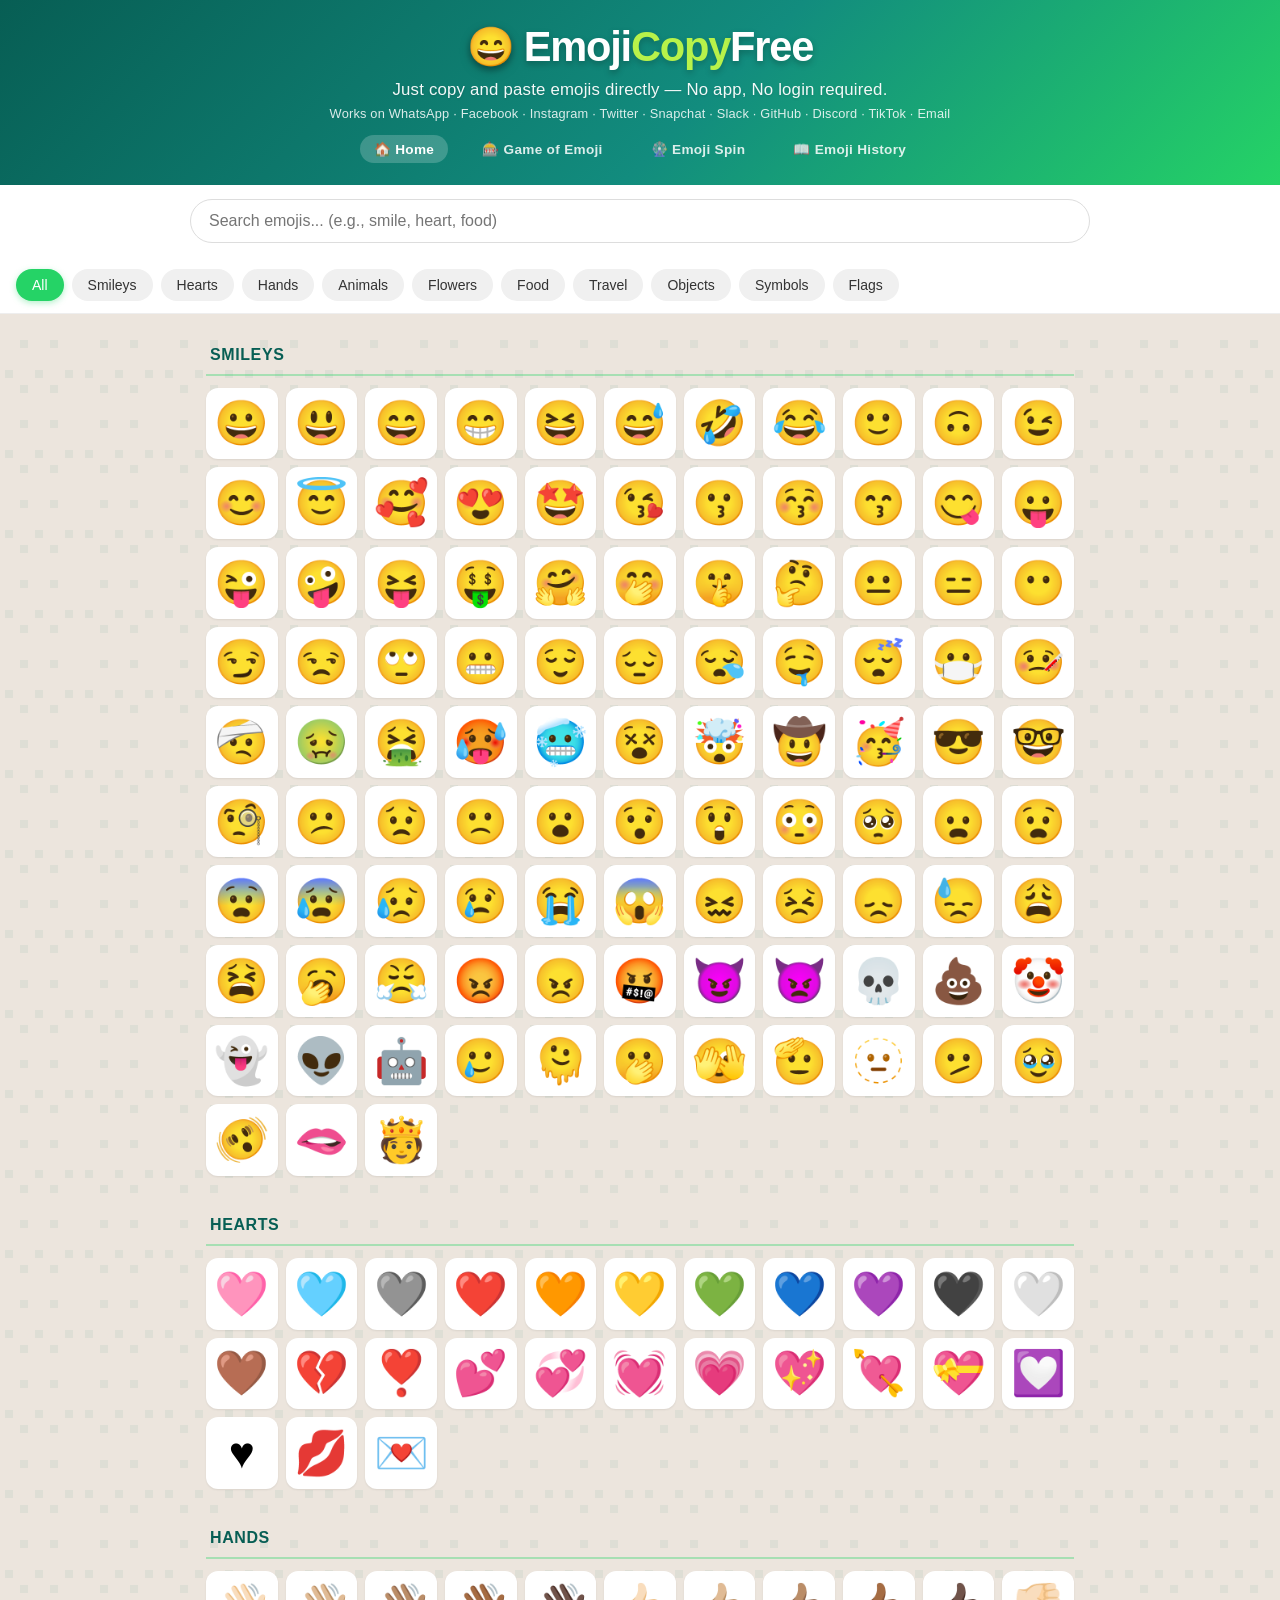
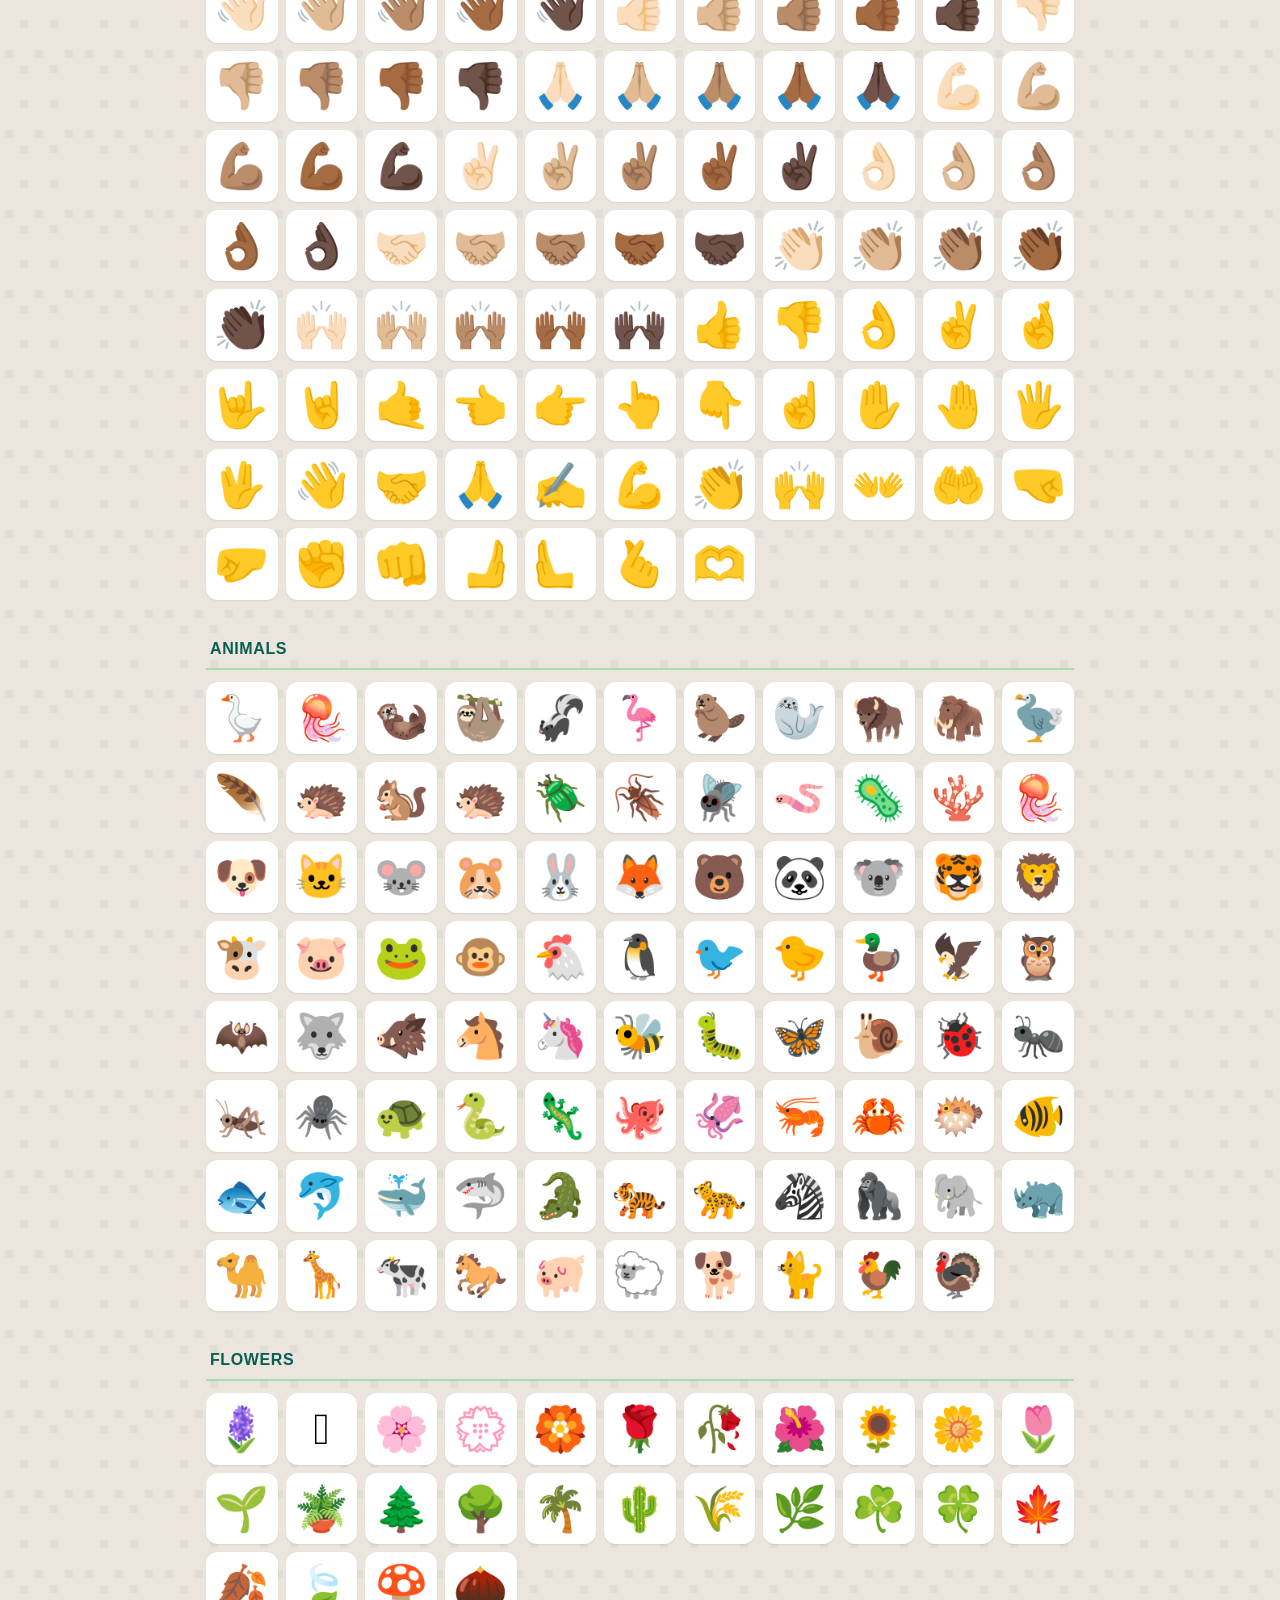
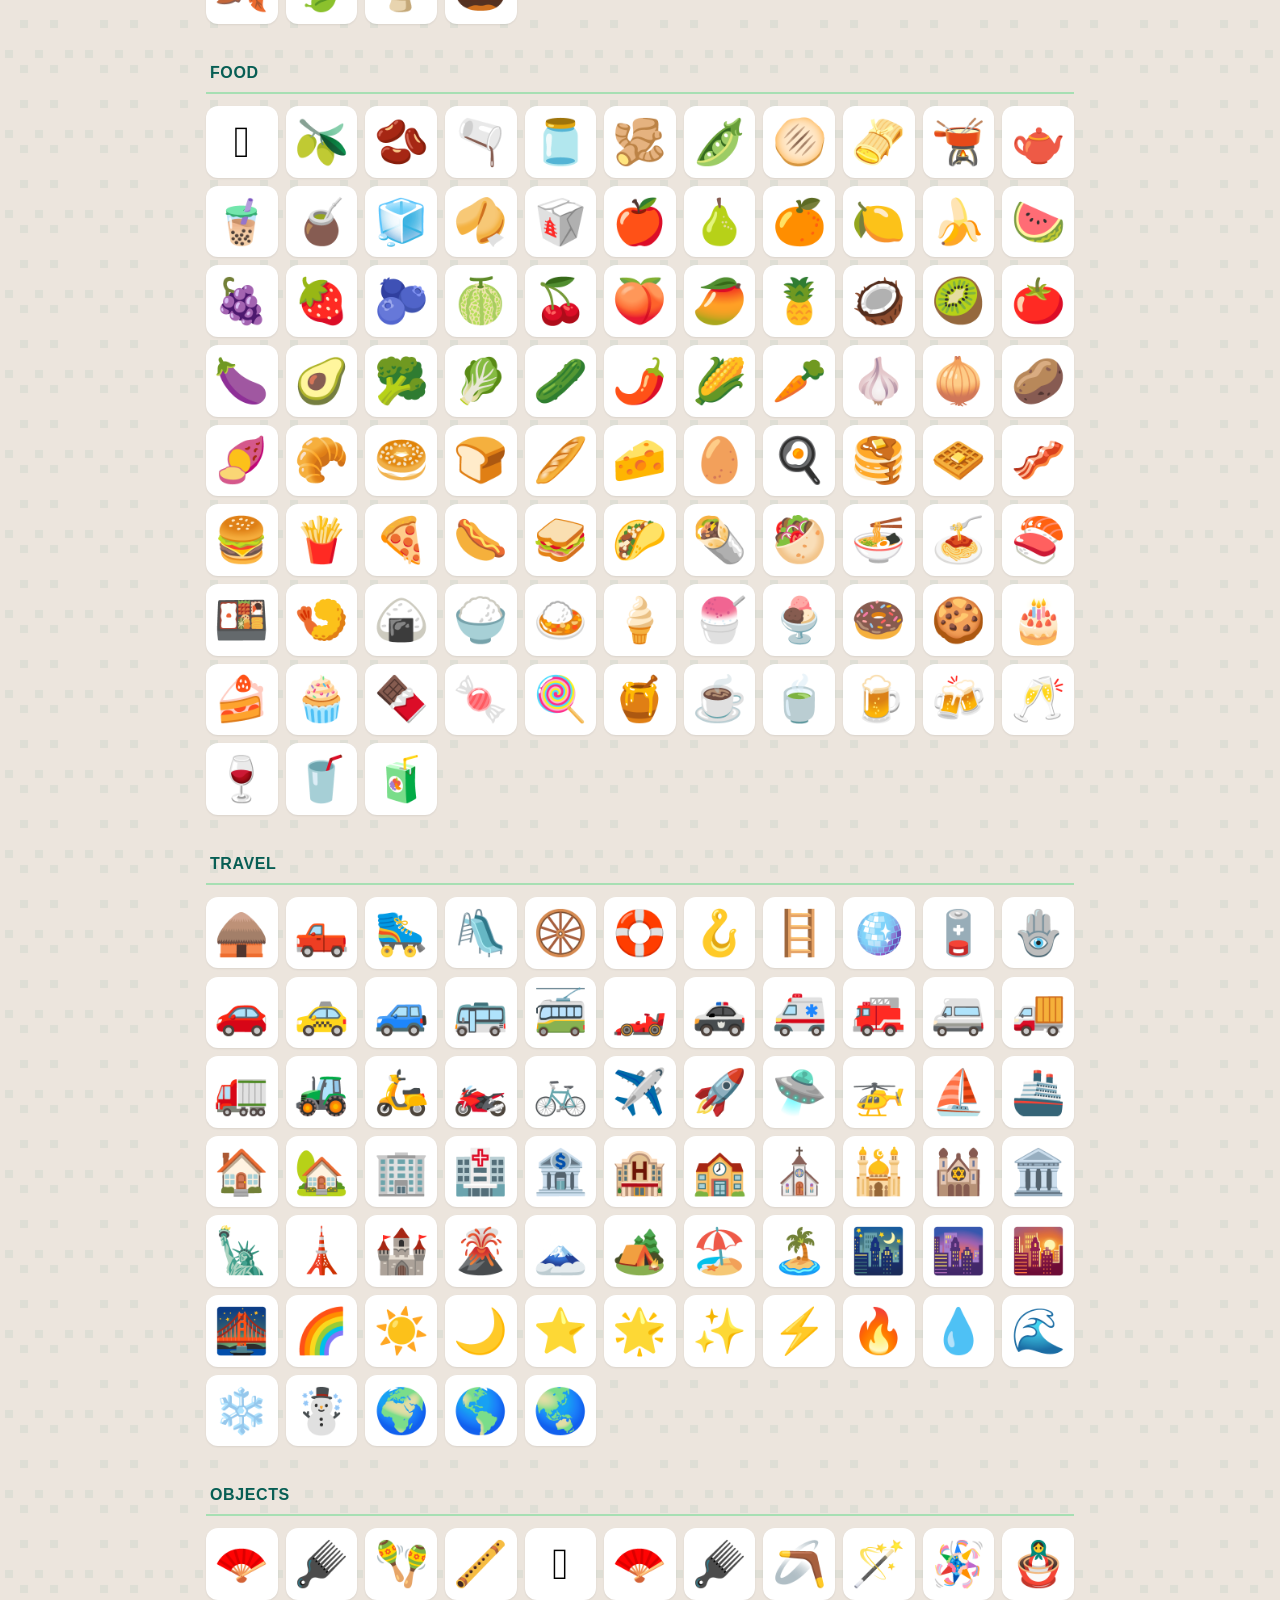
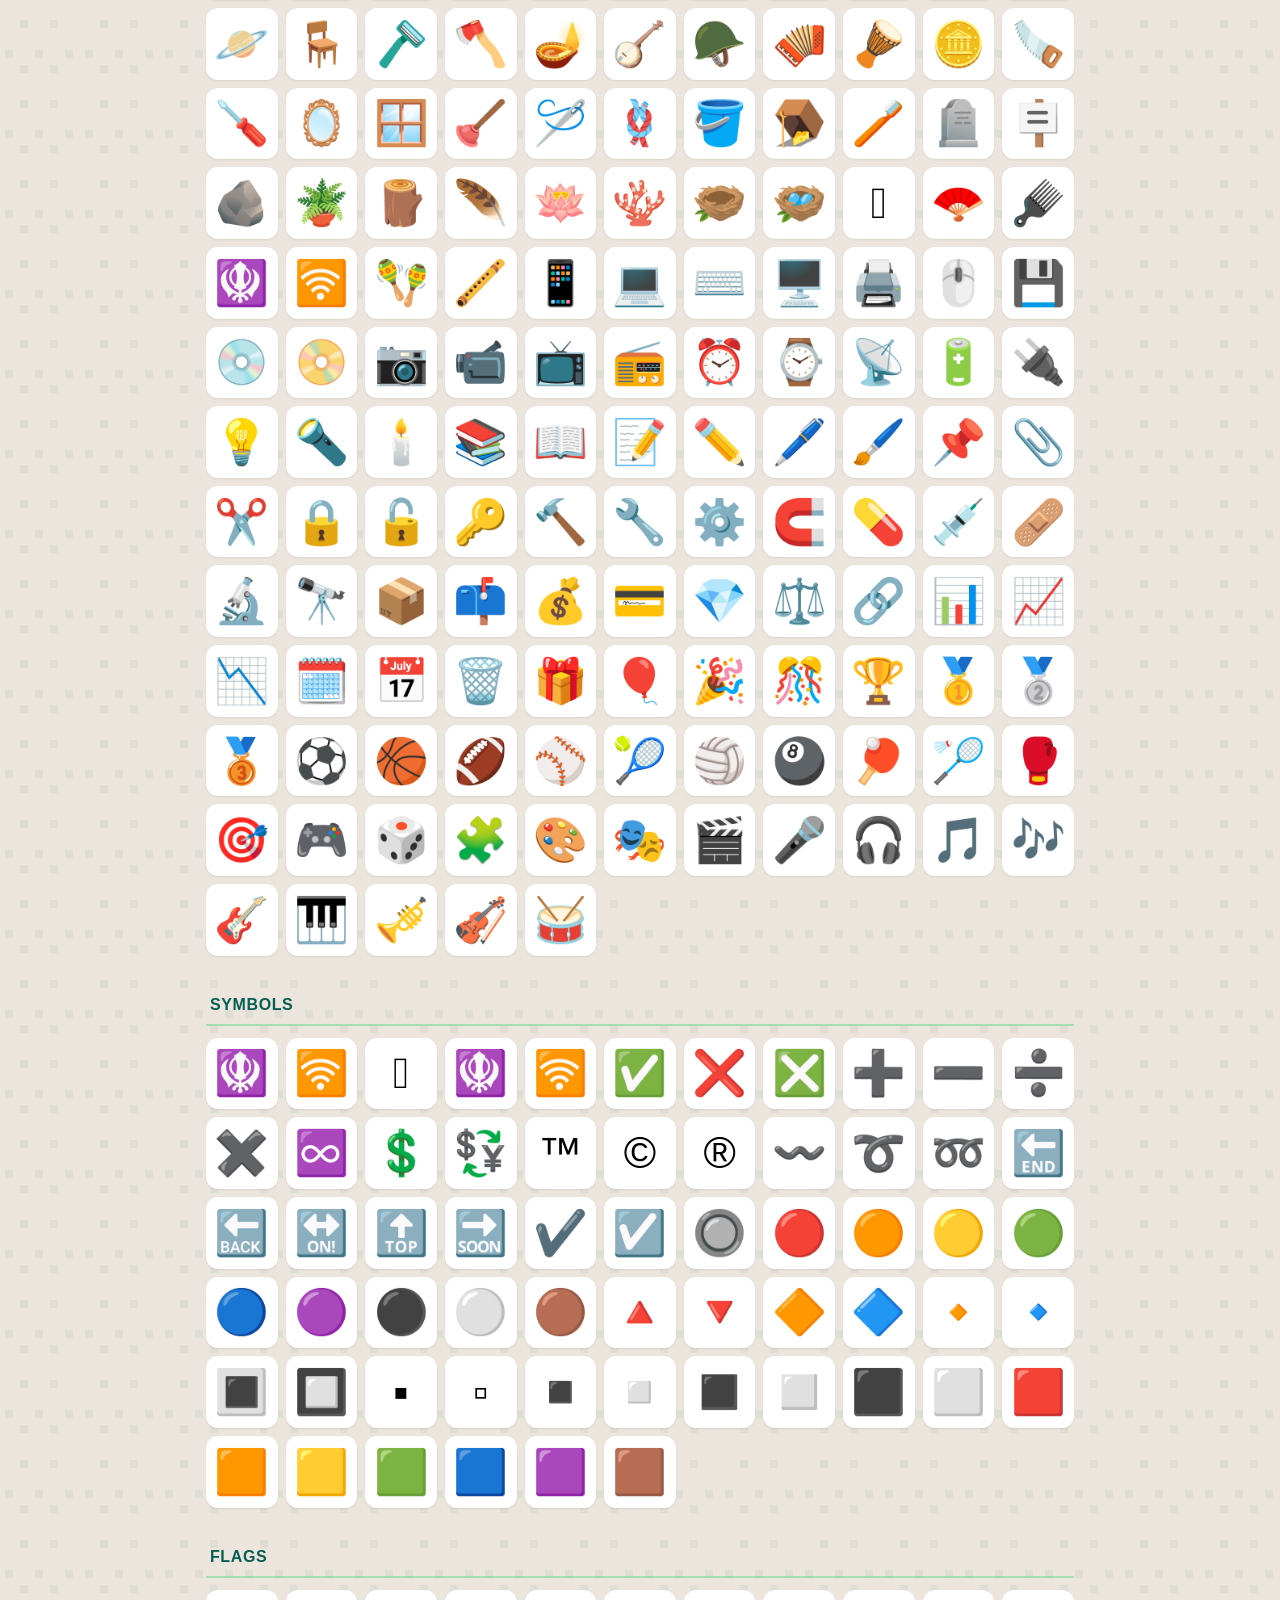
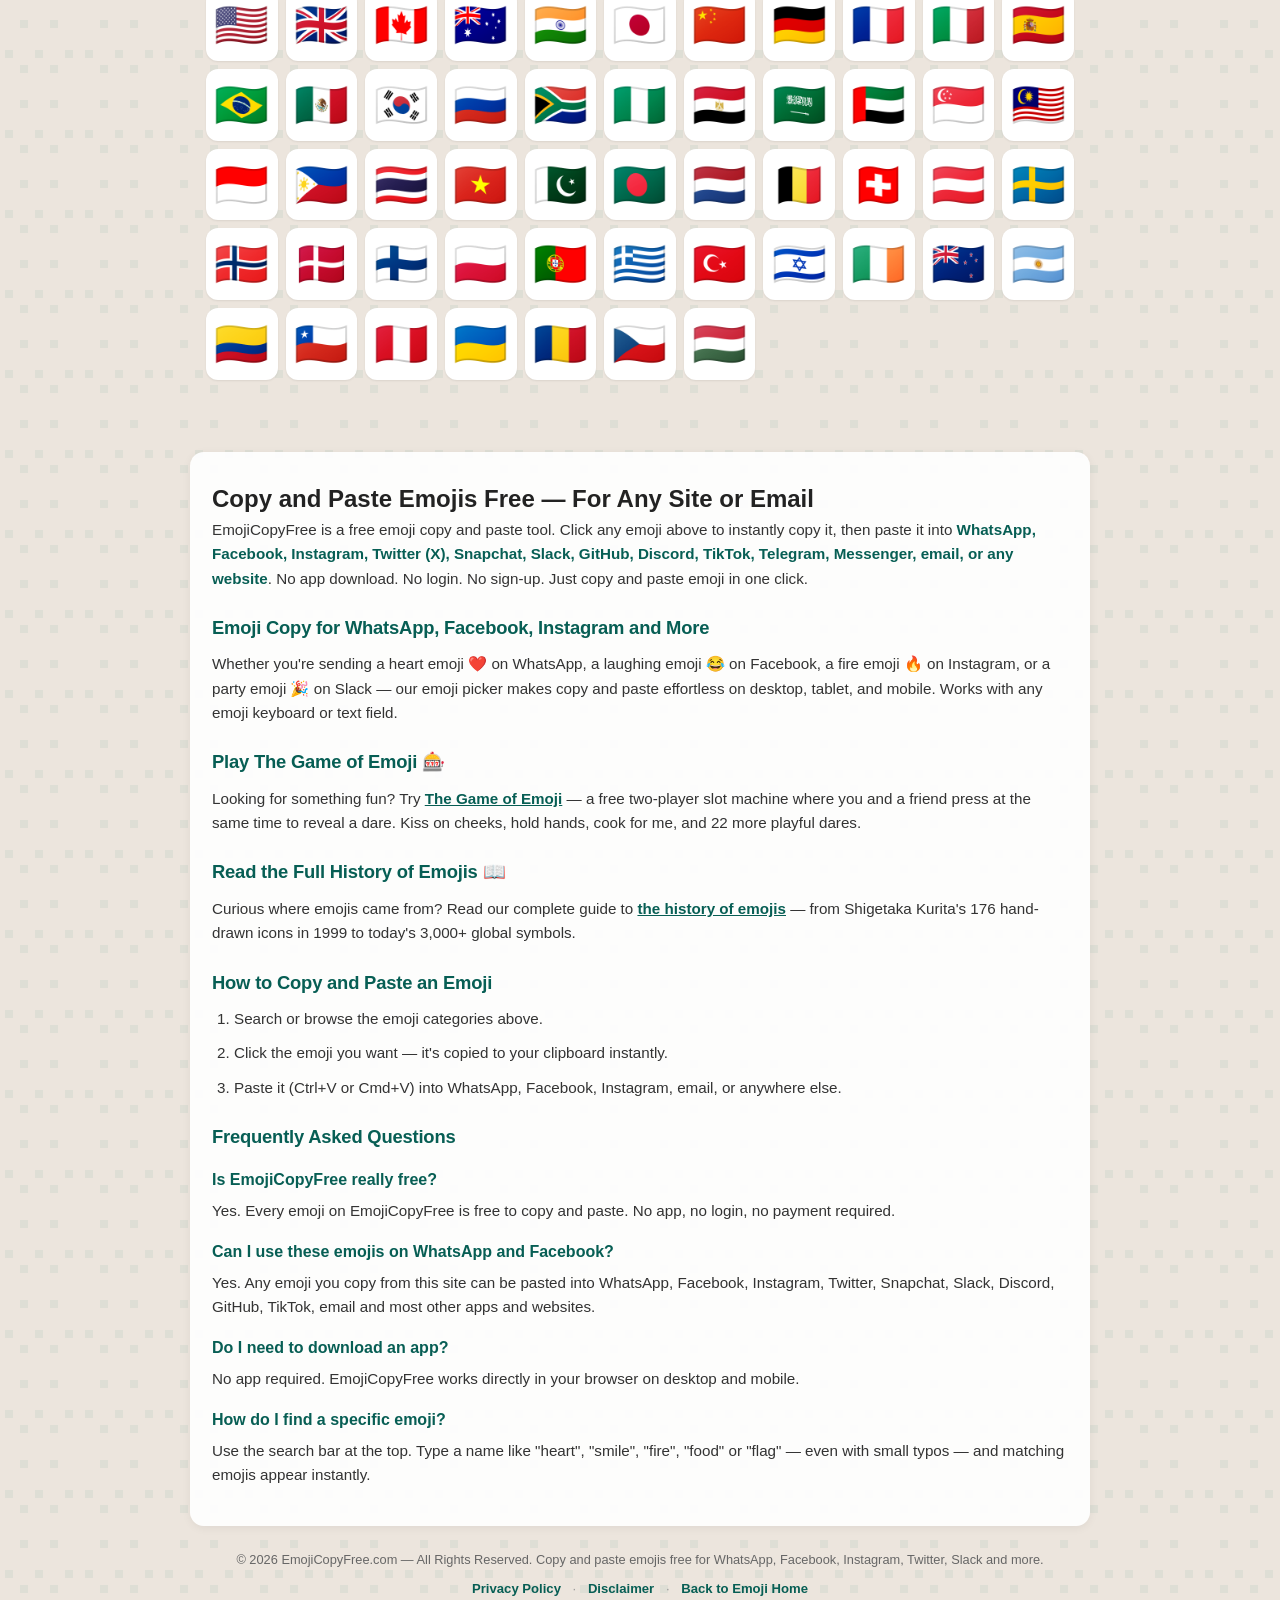
<file: index.html>
<!DOCTYPE html>
<html lang="en">
<head>
  <meta charset="UTF-8">
  <meta name="viewport" content="width=device-width, initial-scale=1.0">

  <title>Copy Paste Emoji 😀 Free Emoji Copy — For WhatsApp, Facebook, Instagram, Twitter, Slack</title>

  <meta name="description" content="Copy and paste emojis free. One click copies any emoji — no app, no login. Works on WhatsApp, Facebook, Instagram, Twitter, Snapchat, Slack, GitHub, Discord, TikTok and email. Copy emoji and paste anywhere.">

  <meta name="keywords" content="copy paste emoji, copy emoji, paste emoji, emoji copy, free emoji, emoji for whatsapp, emoji for facebook, emoji for instagram, emoji for twitter, emoji for slack, emoji for snapchat, emoji for github, emoji for discord, emoji for tiktok, emoji copy paste, emoji picker, whatsapp emoji, heart emoji copy, smiley emoji copy, emoji keyboard">

  <meta name="robots" content="index, follow, max-image-preview:large">
  <meta name="author" content="EmojiCopyFree">

  <link rel="canonical" href="https://www.emojicopyfree.com/">

  <meta property="og:title" content="Copy Paste Emoji 😀 Free Emoji Copy for WhatsApp, Facebook, Instagram">
  <meta property="og:description" content="Click any emoji to copy it instantly. Paste into WhatsApp, Facebook, Instagram, Twitter, Slack, email and more. No app, no login required.">
  <meta property="og:type" content="website">
  <meta property="og:url" content="https://www.emojicopyfree.com/">
  <meta property="og:site_name" content="EmojiCopyFree">
  <meta property="og:locale" content="en_US">

  <meta name="twitter:card" content="summary_large_image">
  <meta name="twitter:title" content="Copy Paste Emoji 😀 Free Emoji Copy Tool">
  <meta name="twitter:description" content="Copy and paste emojis free — no app, no login. Works on WhatsApp, Facebook, Instagram, Twitter, Slack and email.">

  <link rel="icon" href="data:image/svg+xml,<svg xmlns=%22http://www.w3.org/2000/svg%22 viewBox=%220 0 100 100%22><text y=%22.9em%22 font-size=%2290%22>😄</text></svg>">

  <link rel="stylesheet" href="style.css">

  <script type="application/ld+json">
  {
    "@context": "https://schema.org",
    "@type": "WebApplication",
    "name": "EmojiCopyFree",
    "url": "https://www.emojicopyfree.com/",
    "description": "Free emoji copy and paste tool. Click any emoji to copy it instantly. Works on WhatsApp, Facebook, Instagram, Twitter, Slack, email and anywhere online.",
    "applicationCategory": "UtilitiesApplication",
    "operatingSystem": "Any",
    "offers": {
      "@type": "Offer",
      "price": "0",
      "priceCurrency": "USD"
    },
    "featureList": [
      "Copy emoji with one click",
      "Paste emoji anywhere",
      "Emoji for WhatsApp",
      "Emoji for Facebook",
      "Emoji for Instagram",
      "Emoji for Twitter",
      "Emoji for Slack",
      "Emoji for Snapchat",
      "Emoji for GitHub",
      "Emoji for Discord",
      "No app required",
      "No login required"
    ]
  }
  </script>
</head>
<body>

  <header>
    <div class="logo">
      <a href="/" class="logo-link">
        <span class="logo-icon">😄</span>
        <span class="logo-text">Emoji<span class="accent">Copy</span>Free</span>
      </a>
    </div>
    <p class="tagline">Just copy and paste emojis directly — No app, No login required.</p>
    <p class="tagline-platforms">Works on WhatsApp · Facebook · Instagram · Twitter · Snapchat · Slack · GitHub · Discord · TikTok · Email</p>
    <nav class="site-nav">
      <a href="/" class="nav-link active">🏠 Home</a>
      <a href="/game.html" class="nav-link">🎰 Game of Emoji</a>
      <a href="/spin.html" class="nav-link">🎡 Emoji Spin</a>
      <a href="/history.html" class="nav-link">📖 Emoji History</a>
    </nav>
  </header>

  <div class="search-container">
    <input type="text" id="search" placeholder="Search emojis... (e.g., smile, heart, food)" autocomplete="off">
  </div>

  <div class="categories" id="categories">
    <!-- Category buttons injected by JS -->
  </div>

  <div class="emoji-grid" id="emojiGrid">
    <!-- Emoji content injected by JS -->
  </div>

  <section class="seo-content">
    <h1>Copy and Paste Emojis Free — For Any Site or Email</h1>
    <p>EmojiCopyFree is a free emoji copy and paste tool. Click any emoji above to instantly copy it, then paste it into <strong>WhatsApp, Facebook, Instagram, Twitter (X), Snapchat, Slack, GitHub, Discord, TikTok, Telegram, Messenger, email, or any website</strong>. No app download. No login. No sign-up. Just copy and paste emoji in one click.</p>

    <h2>Emoji Copy for WhatsApp, Facebook, Instagram and More</h2>
    <p>Whether you're sending a heart emoji ❤️ on WhatsApp, a laughing emoji 😂 on Facebook, a fire emoji 🔥 on Instagram, or a party emoji 🎉 on Slack — our emoji picker makes copy and paste effortless on desktop, tablet, and mobile. Works with any emoji keyboard or text field.</p>

    <h2>Play The Game of Emoji 🎰</h2>
    <p>Looking for something fun? Try <a href="/game.html" style="color:#075E54; font-weight:600;">The Game of Emoji</a> — a free two-player slot machine where you and a friend press at the same time to reveal a dare. Kiss on cheeks, hold hands, cook for me, and 22 more playful dares.</p>

    <h2>Read the Full History of Emojis 📖</h2>
    <p>Curious where emojis came from? Read our complete guide to <a href="/history.html" style="color:#075E54; font-weight:600;">the history of emojis</a> — from Shigetaka Kurita's 176 hand-drawn icons in 1999 to today's 3,000+ global symbols.</p>

    <h2>How to Copy and Paste an Emoji</h2>
    <ol>
      <li>Search or browse the emoji categories above.</li>
      <li>Click the emoji you want — it's copied to your clipboard instantly.</li>
      <li>Paste it (Ctrl+V or Cmd+V) into WhatsApp, Facebook, Instagram, email, or anywhere else.</li>
    </ol>

    <h2>Frequently Asked Questions</h2>
    <h3>Is EmojiCopyFree really free?</h3>
    <p>Yes. Every emoji on EmojiCopyFree is free to copy and paste. No app, no login, no payment required.</p>

    <h3>Can I use these emojis on WhatsApp and Facebook?</h3>
    <p>Yes. Any emoji you copy from this site can be pasted into WhatsApp, Facebook, Instagram, Twitter, Snapchat, Slack, Discord, GitHub, TikTok, email and most other apps and websites.</p>

    <h3>Do I need to download an app?</h3>
    <p>No app required. EmojiCopyFree works directly in your browser on desktop and mobile.</p>

    <h3>How do I find a specific emoji?</h3>
    <p>Use the search bar at the top. Type a name like "heart", "smile", "fire", "food" or "flag" — even with small typos — and matching emojis appear instantly.</p>
  </section>

  <footer class="site-footer">
    <p>© 2026 EmojiCopyFree.com — All Rights Reserved. Copy and paste emojis free for WhatsApp, Facebook, Instagram, Twitter, Slack and more.</p>
    <p class="footer-links">
      <a href="/privacy.html">Privacy Policy</a>
      <span class="footer-sep">·</span>
      <a href="/disclaimer.html">Disclaimer</a>
      <span class="footer-sep">·</span>
      <a href="/">Back to Emoji Home</a>
    </p>
  </footer>

  <script src="script.js"></script>
</body>
</html>
</file>
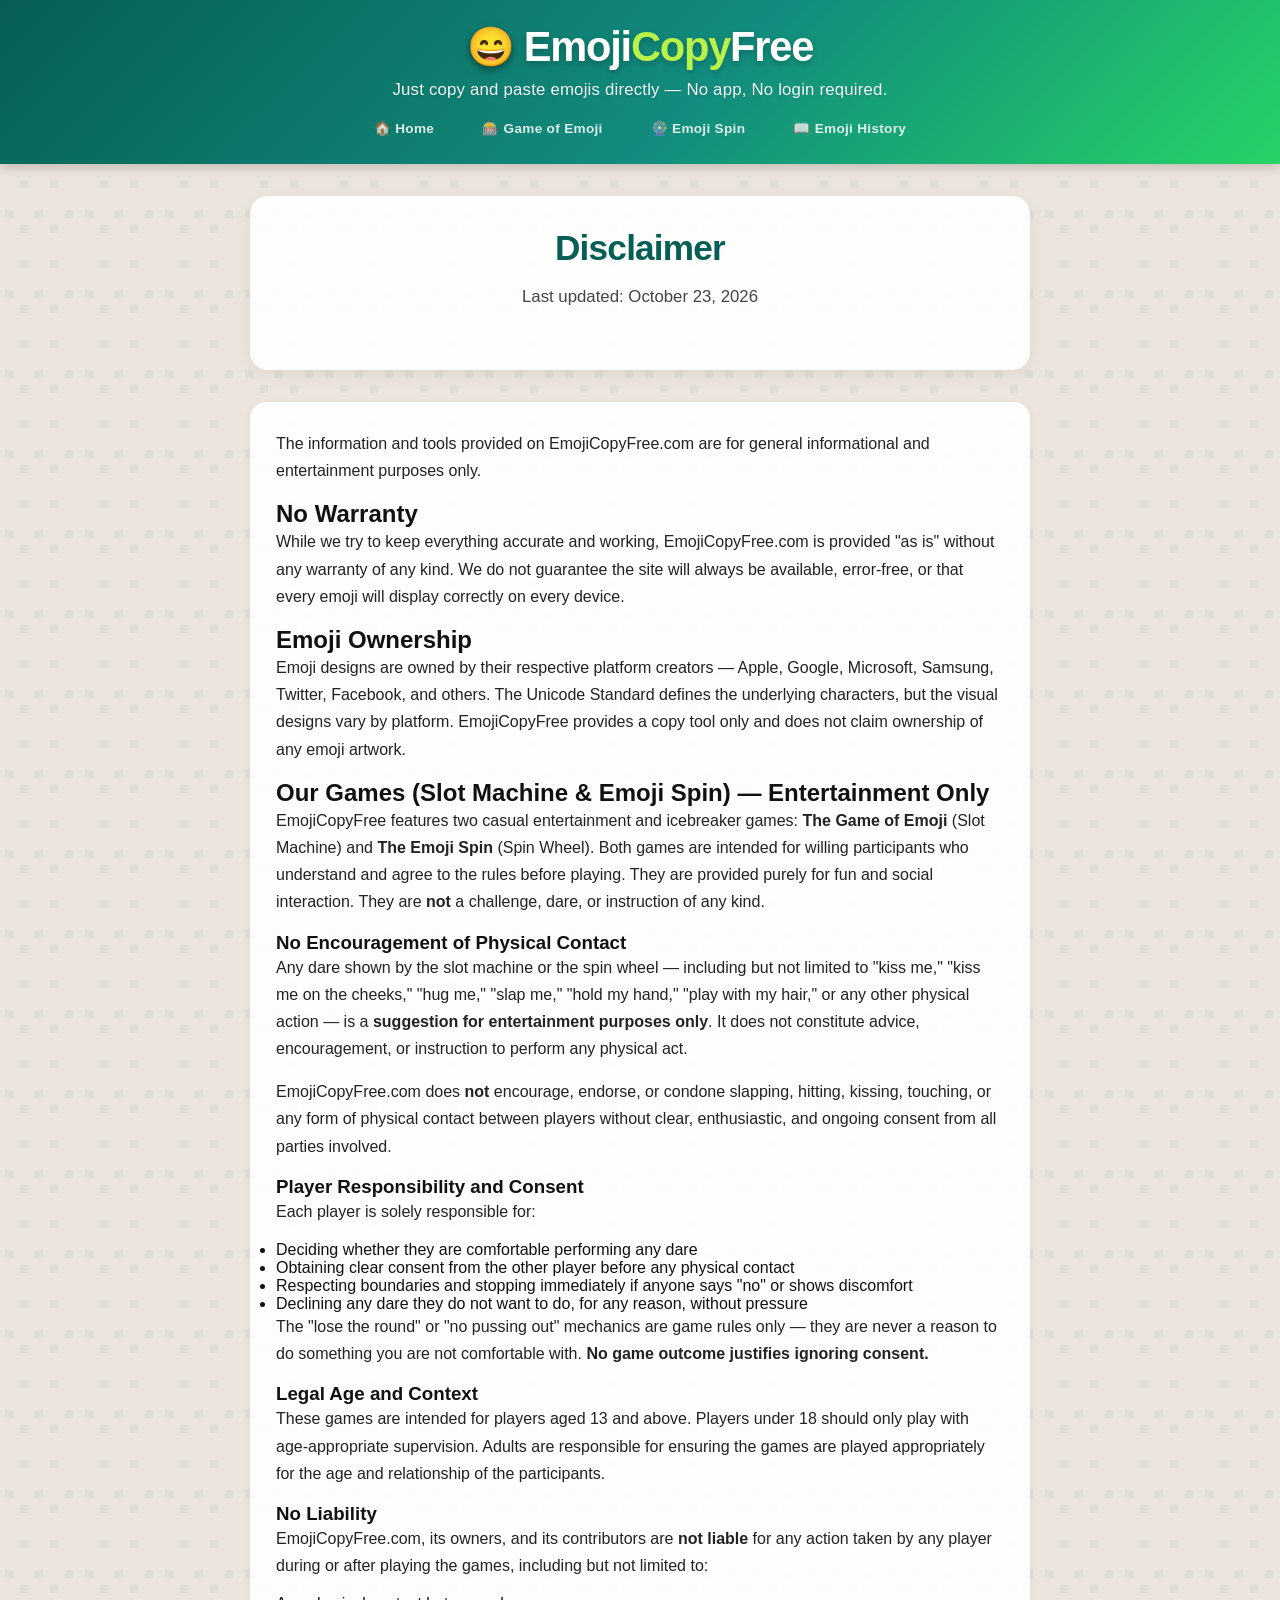
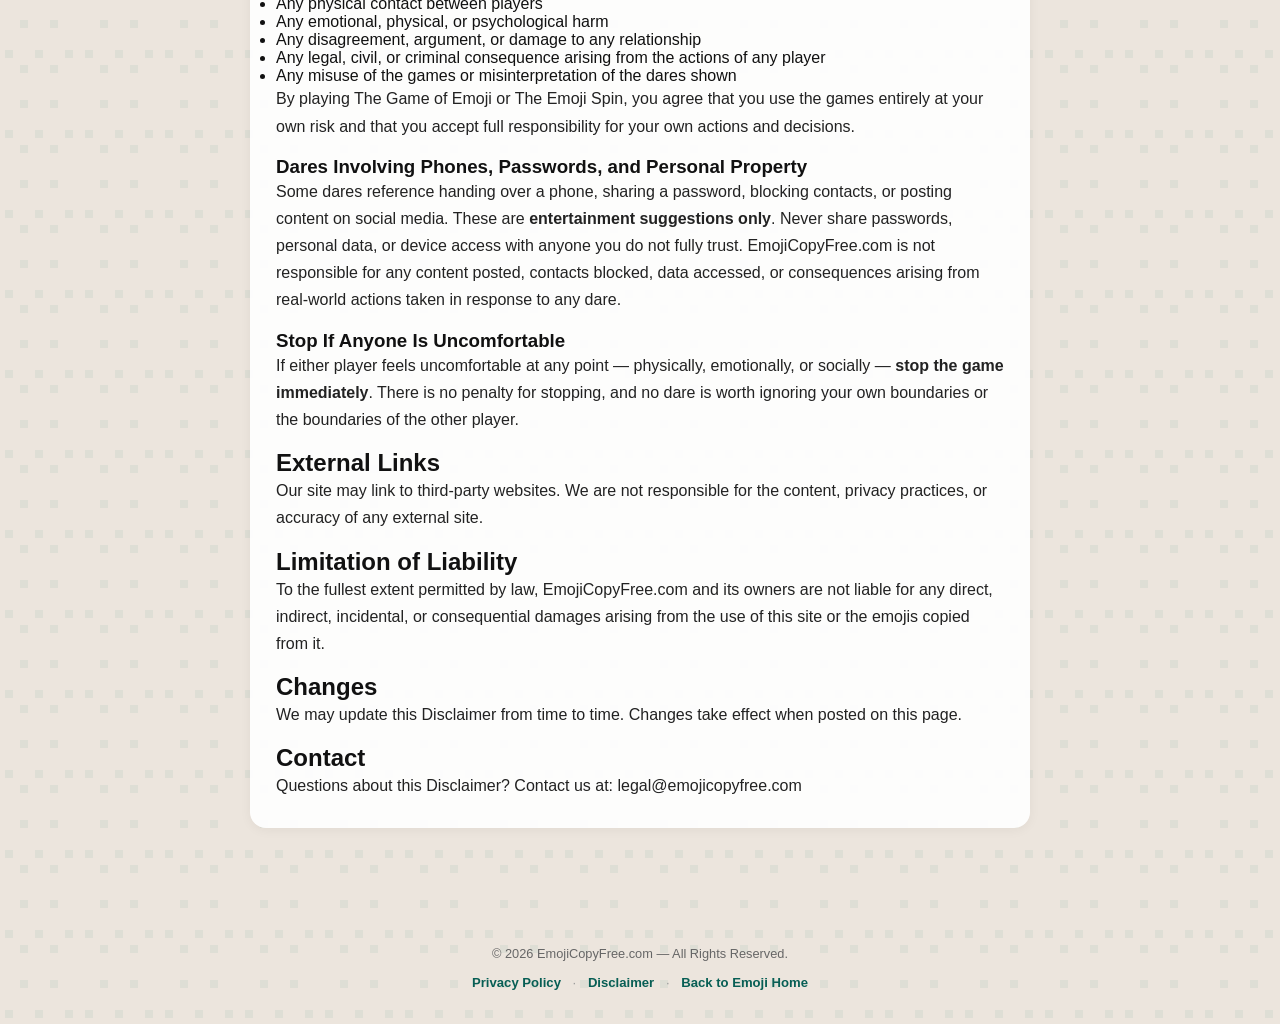
<file: disclaimer.html>
<!DOCTYPE html>
<html lang="en">
<head>
  <meta charset="UTF-8">
  <meta name="viewport" content="width=device-width, initial-scale=1.0">
  <title>Disclaimer — EmojiCopyFree</title>
  <meta name="description" content="Disclaimer for EmojiCopyFree.com. Terms of use, liability limits, consent, and content notice for the emoji tool and our games.">
  <meta name="robots" content="index, follow">
  <link rel="canonical" href="https://www.emojicopyfree.com/disclaimer.html">
  <link rel="icon" href="data:image/svg+xml,<svg xmlns=%22http://www.w3.org/2000/svg%22 viewBox=%220 0 100 100%22><text y=%22.9em%22 font-size=%2290%22>😄</text></svg>">
  <link rel="stylesheet" href="style.css">
</head>
<body>

  <header>
    <div class="logo">
      <a href="/" class="logo-link">
        <span class="logo-icon">😄</span>
        <span class="logo-text">Emoji<span class="accent">Copy</span>Free</span>
      </a>
    </div>
    <p class="tagline">Just copy and paste emojis directly — No app, No login required.</p>
    <nav class="site-nav">
      <a href="/" class="nav-link">🏠 Home</a>
      <a href="/game.html" class="nav-link">🎰 Game of Emoji</a>
      <a href="/spin.html" class="nav-link">🎡 Emoji Spin</a>
      <a href="/history.html" class="nav-link">📖 Emoji History</a>
    </nav>
  </header>

  <main class="article-page">
    <section class="article-hero">
      <h1 class="article-title">Disclaimer</h1>
      <p class="article-subtitle">Last updated: October 23, 2026</p>
    </section>

    <section class="article-intro">

      <p>The information and tools provided on EmojiCopyFree.com are for general informational and entertainment purposes only.</p>

      <h2>No Warranty</h2>
      <p>While we try to keep everything accurate and working, EmojiCopyFree.com is provided "as is" without any warranty of any kind. We do not guarantee the site will always be available, error-free, or that every emoji will display correctly on every device.</p>

      <h2>Emoji Ownership</h2>
      <p>Emoji designs are owned by their respective platform creators — Apple, Google, Microsoft, Samsung, Twitter, Facebook, and others. The Unicode Standard defines the underlying characters, but the visual designs vary by platform. EmojiCopyFree provides a copy tool only and does not claim ownership of any emoji artwork.</p>

      <h2>Our Games (Slot Machine & Emoji Spin) — Entertainment Only</h2>
      <p>EmojiCopyFree features two casual entertainment and icebreaker games: <strong>The Game of Emoji</strong> (Slot Machine) and <strong>The Emoji Spin</strong> (Spin Wheel). Both games are intended for willing participants who understand and agree to the rules before playing. They are provided purely for fun and social interaction. They are <strong>not</strong> a challenge, dare, or instruction of any kind.</p>

      <h3>No Encouragement of Physical Contact</h3>
      <p>Any dare shown by the slot machine or the spin wheel — including but not limited to "kiss me," "kiss me on the cheeks," "hug me," "slap me," "hold my hand," "play with my hair," or any other physical action — is a <strong>suggestion for entertainment purposes only</strong>. It does not constitute advice, encouragement, or instruction to perform any physical act.</p>
      <p>EmojiCopyFree.com does <strong>not</strong> encourage, endorse, or condone slapping, hitting, kissing, touching, or any form of physical contact between players without clear, enthusiastic, and ongoing consent from all parties involved.</p>

      <h3>Player Responsibility and Consent</h3>
      <p>Each player is solely responsible for:</p>
      <ul>
        <li>Deciding whether they are comfortable performing any dare</li>
        <li>Obtaining clear consent from the other player before any physical contact</li>
        <li>Respecting boundaries and stopping immediately if anyone says "no" or shows discomfort</li>
        <li>Declining any dare they do not want to do, for any reason, without pressure</li>
      </ul>
      <p>The "lose the round" or "no pussing out" mechanics are game rules only — they are never a reason to do something you are not comfortable with. <strong>No game outcome justifies ignoring consent.</strong></p>

      <h3>Legal Age and Context</h3>
      <p>These games are intended for players aged 13 and above. Players under 18 should only play with age-appropriate supervision. Adults are responsible for ensuring the games are played appropriately for the age and relationship of the participants.</p>

      <h3>No Liability</h3>
      <p>EmojiCopyFree.com, its owners, and its contributors are <strong>not liable</strong> for any action taken by any player during or after playing the games, including but not limited to:</p>
      <ul>
        <li>Any physical contact between players</li>
        <li>Any emotional, physical, or psychological harm</li>
        <li>Any disagreement, argument, or damage to any relationship</li>
        <li>Any legal, civil, or criminal consequence arising from the actions of any player</li>
        <li>Any misuse of the games or misinterpretation of the dares shown</li>
      </ul>
      <p>By playing The Game of Emoji or The Emoji Spin, you agree that you use the games entirely at your own risk and that you accept full responsibility for your own actions and decisions.</p>

      <h3>Dares Involving Phones, Passwords, and Personal Property</h3>
      <p>Some dares reference handing over a phone, sharing a password, blocking contacts, or posting content on social media. These are <strong>entertainment suggestions only</strong>. Never share passwords, personal data, or device access with anyone you do not fully trust. EmojiCopyFree.com is not responsible for any content posted, contacts blocked, data accessed, or consequences arising from real-world actions taken in response to any dare.</p>

      <h3>Stop If Anyone Is Uncomfortable</h3>
      <p>If either player feels uncomfortable at any point — physically, emotionally, or socially — <strong>stop the game immediately</strong>. There is no penalty for stopping, and no dare is worth ignoring your own boundaries or the boundaries of the other player.</p>

      <h2>External Links</h2>
      <p>Our site may link to third-party websites. We are not responsible for the content, privacy practices, or accuracy of any external site.</p>

      <h2>Limitation of Liability</h2>
      <p>To the fullest extent permitted by law, EmojiCopyFree.com and its owners are not liable for any direct, indirect, incidental, or consequential damages arising from the use of this site or the emojis copied from it.</p>

      <h2>Changes</h2>
      <p>We may update this Disclaimer from time to time. Changes take effect when posted on this page.</p>

      <h2>Contact</h2>
      <p>Questions about this Disclaimer? Contact us at: legal@emojicopyfree.com</p>

    </section>
  </main>

  <footer class="site-footer">
    <p>© 2026 EmojiCopyFree.com — All Rights Reserved.</p>
    <p class="footer-links">
      <a href="/privacy.html">Privacy Policy</a>
      <span class="footer-sep">·</span>
      <a href="/disclaimer.html">Disclaimer</a>
      <span class="footer-sep">·</span>
      <a href="/">Back to Emoji Home</a>
    </p>
  </footer>

</body>
</html>
</file>
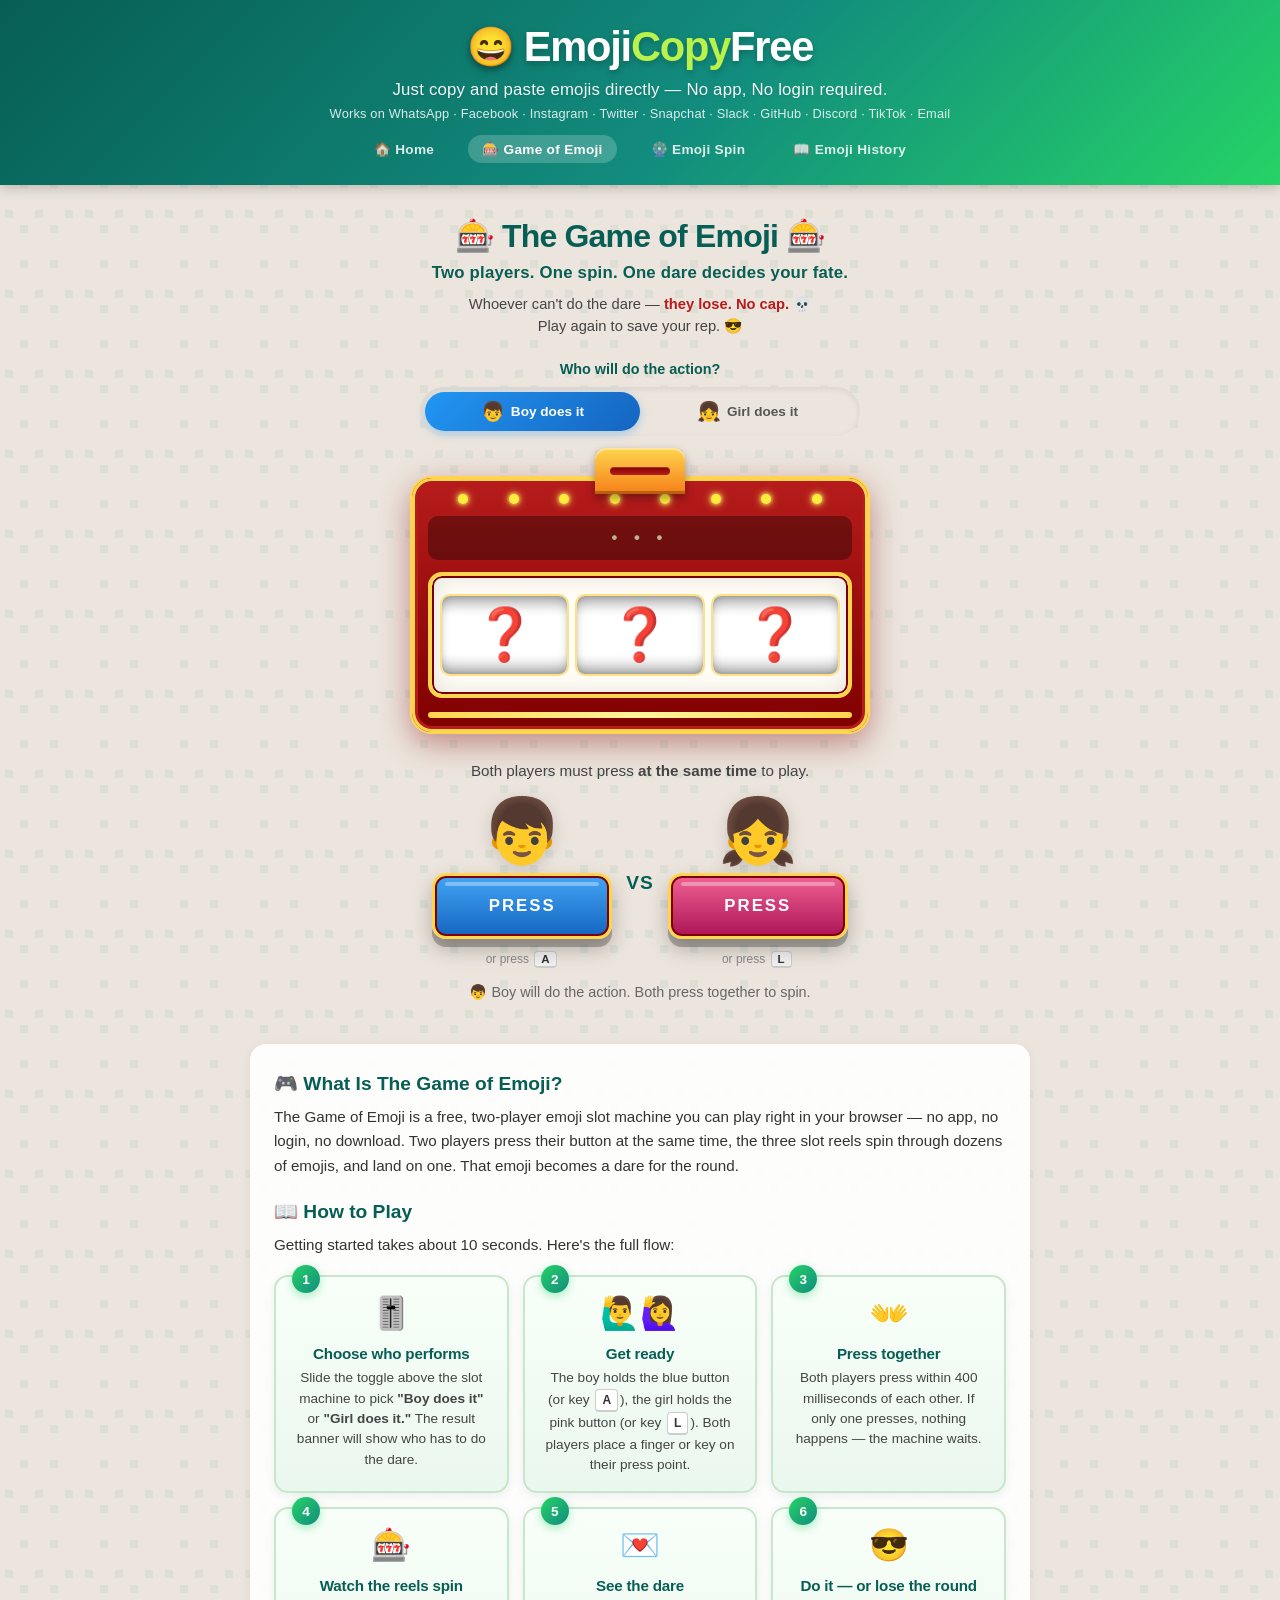
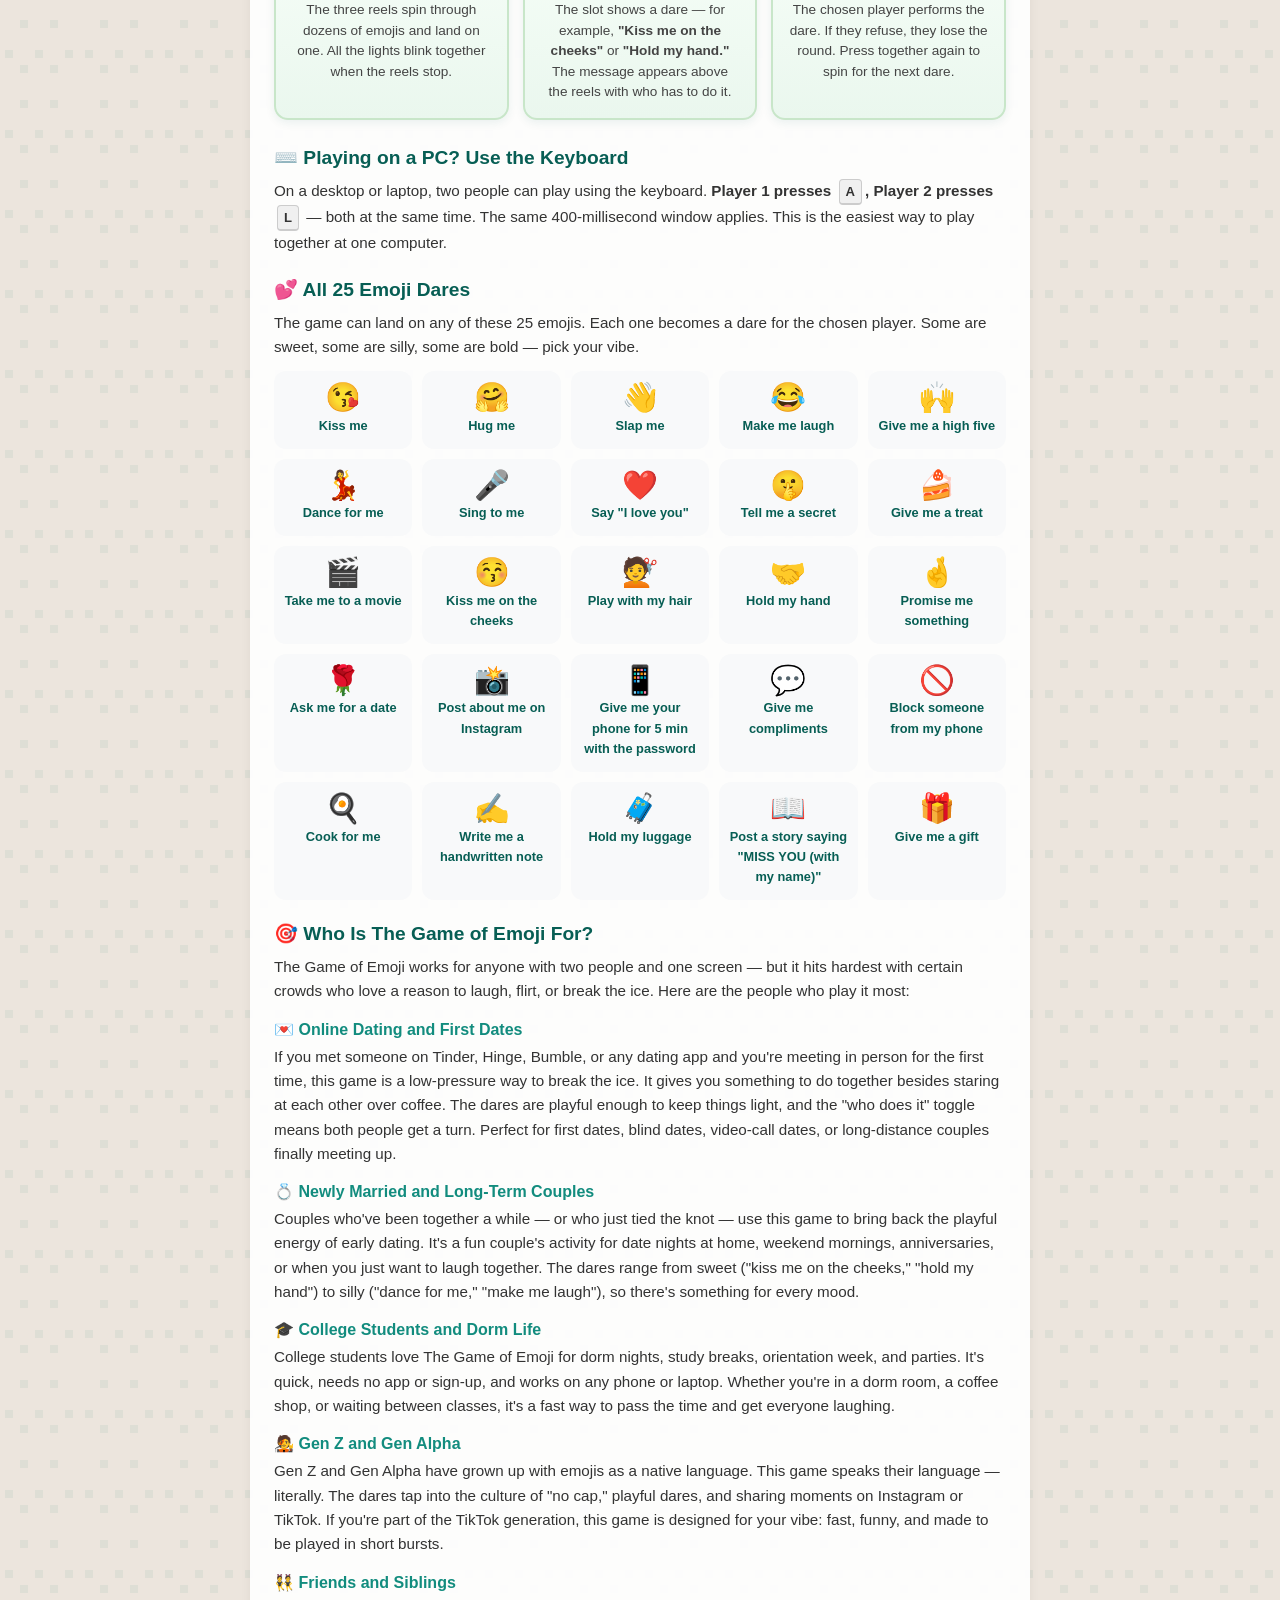
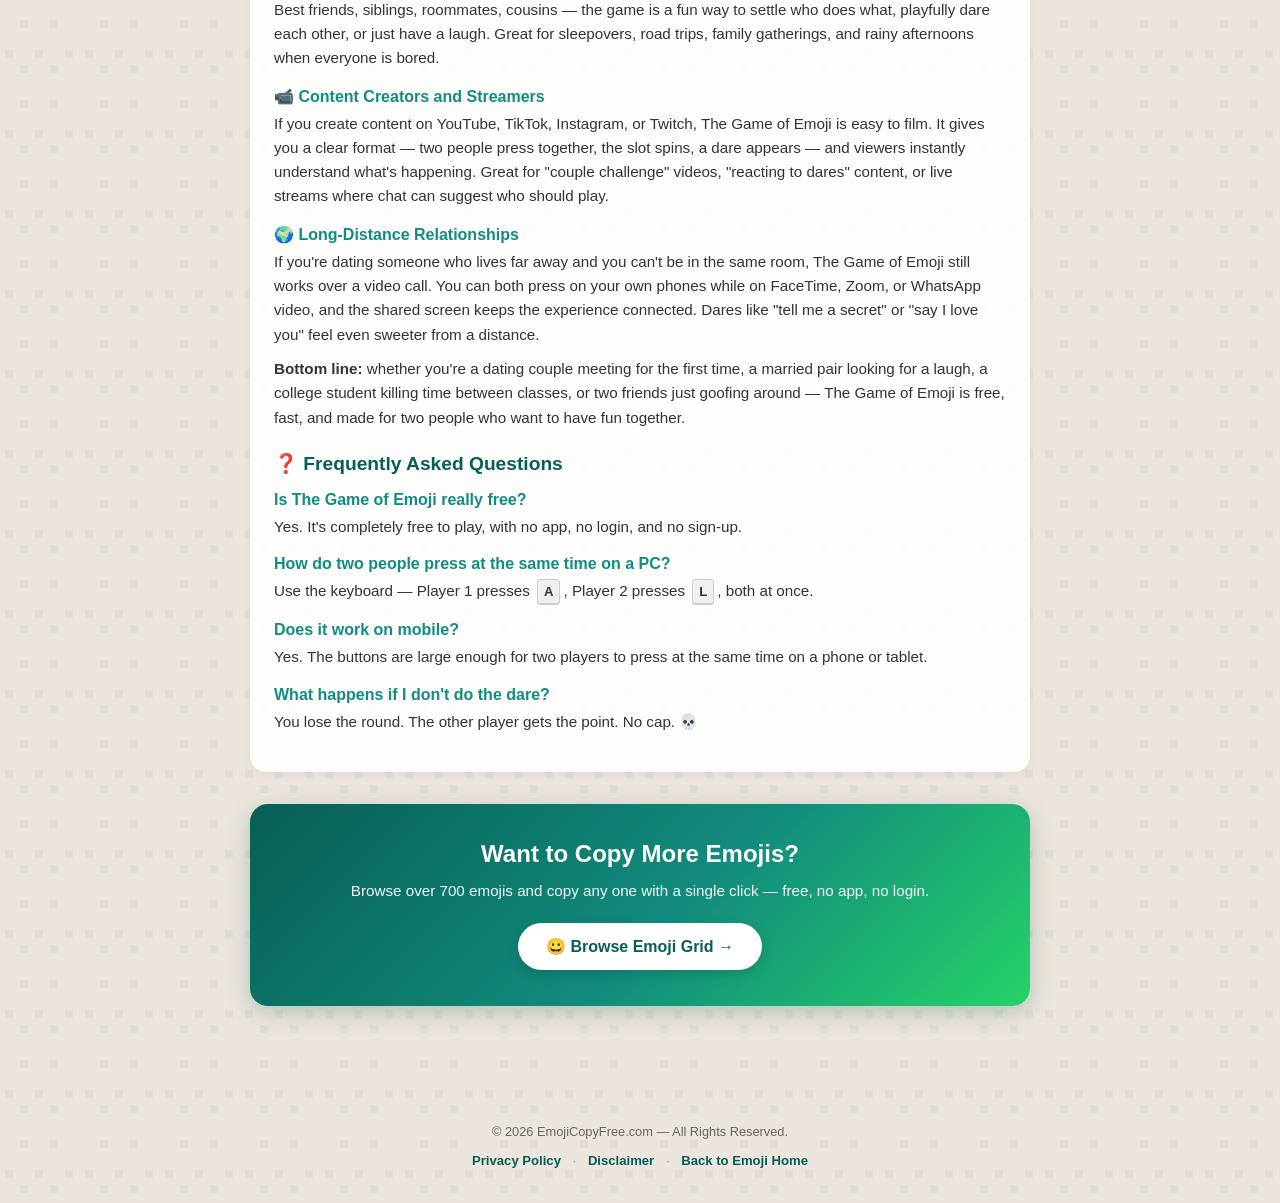
<file: game.html>
<!DOCTYPE html>
<html lang="en">
<head>
  <meta charset="UTF-8">
  <meta name="viewport" content="width=device-width, initial-scale=1.0">

  <title>The Game of Emoji — Two Player Emoji Slot Machine | EmojiCopyFree</title>
  <meta name="description" content="Play The Game of Emoji — a free two-player emoji slot machine. Both players press at the same time. 25 fun dares like kiss on cheeks, hold hands, cook for me, and more. No app, no login required.">
  <meta name="keywords" content="emoji game, emoji slot machine, two player emoji game, emoji game for couples, kiss emoji game, hug emoji game, fun emoji game, free online emoji game, emoji dare game, couples game online">
  <meta name="robots" content="index, follow, max-image-preview:large">
  <link rel="canonical" href="https://www.emojicopyfree.com/game.html">

  <meta property="og:title" content="The Game of Emoji — Two Player Emoji Slot Machine">
  <meta property="og:description" content="Both players press at the same time. One emoji appears. One dare is given.">
  <meta property="og:type" content="website">
  <meta property="og:url" content="https://www.emojicopyfree.com/game.html">
  <meta property="og:site_name" content="EmojiCopyFree">

  <link rel="icon" href="data:image/svg+xml,<svg xmlns=%22http://www.w3.org/2000/svg%22 viewBox=%220 0 100 100%22><text y=%22.9em%22 font-size=%2290%22>😄</text></svg>">

  <link rel="stylesheet" href="style.css">

  <script type="application/ld+json">
  {
    "@context": "https://schema.org",
    "@type": "Game",
    "name": "The Game of Emoji",
    "url": "https://www.emojicopyfree.com/game.html",
    "description": "A free two-player emoji slot machine game. Both players press their button at the same time to spin and reveal a fun emoji dare.",
    "genre": "Casual Game",
    "gamePlatform": "Web Browser",
    "numberOfPlayers": {
      "@type": "QuantitativeValue",
      "minValue": 2,
      "maxValue": 2
    },
    "publisher": {
      "@type": "Organization",
      "name": "EmojiCopyFree"
    }
  }
  </script>
</head>
<body>

  <header>
    <div class="logo">
      <a href="/" class="logo-link">
        <span class="logo-icon">😄</span>
        <span class="logo-text">Emoji<span class="accent">Copy</span>Free</span>
      </a>
    </div>
    <p class="tagline">Just copy and paste emojis directly — No app, No login required.</p>
    <p class="tagline-platforms">Works on WhatsApp · Facebook · Instagram · Twitter · Snapchat · Slack · GitHub · Discord · TikTok · Email</p>
    <nav class="site-nav">
      <a href="/" class="nav-link">🏠 Home</a>
      <a href="/game.html" class="nav-link active">🎰 Game of Emoji</a>
      <a href="/spin.html" class="nav-link">🎡 Emoji Spin</a>
      <a href="/history.html" class="nav-link">📖 Emoji History</a>
    </nav>
  </header>

  <main class="game-page">

    <section class="game-hero">
      <h1 class="game-title">🎰 The Game of Emoji 🎰</h1>
      <p class="game-subtitle-bold">Two players. One spin. One dare decides your fate.</p>
      <p class="game-loser-line">
        Whoever can't do the dare — <strong>they lose. No cap. 💀</strong><br>
        Play again to save your rep. 😎
      </p>
    </section>

    <!-- Turn selector -->
    <section class="turn-selector-wrap">
      <p class="turn-label">Who will do the action?</p>
      <div class="turn-toggle" id="turnToggle">
        <div class="turn-slider" id="turnSlider"></div>
        <button class="turn-option active" data-turn="boy" id="turnBoy">
          <span class="turn-clipart">👦</span>
          <span class="turn-text">Boy does it</span>
        </button>
        <button class="turn-option" data-turn="girl" id="turnGirl">
          <span class="turn-clipart">👧</span>
          <span class="turn-text">Girl does it</span>
        </button>
      </div>
    </section>

    <!-- Slot Machine with handle on right -->
    <section class="slot-machine-outer">
      <div class="slot-machine">

        <div class="slot-top-lights" id="slotLights">
          <span class="light"></span><span class="light"></span><span class="light"></span>
          <span class="light"></span><span class="light"></span><span class="light"></span>
          <span class="light"></span><span class="light"></span>
        </div>

        <div class="slot-message" id="slotMessage" aria-live="polite">
          <span class="dots">• • •</span>
        </div>

        <div class="slot-window">
          <div class="slot-reel" id="reel1">
            <div class="slot-emoji" id="slotEmoji1">❓</div>
          </div>
          <div class="slot-reel" id="reel2">
            <div class="slot-emoji" id="slotEmoji2">❓</div>
          </div>
          <div class="slot-reel" id="reel3">
            <div class="slot-emoji" id="slotEmoji3">❓</div>
          </div>
        </div>

        <div class="slot-bar"></div>

      </div>

      <!-- Pull tab on top of the machine -->
      <div class="slot-pull-tab" id="slotPullTab" aria-hidden="true">
        <div class="pull-tab-handle">
          <div class="pull-tab-grip"></div>
        </div>
      </div>
    </section>

    <section class="players-section">

      <p class="players-instruction">Both players must press <strong>at the same time</strong> to play.</p>

      <div class="players-row">

        <div class="player-card">
          <div class="player-clipart player-boy">👦</div>
          <button class="player-btn slot-style-btn boy-btn" id="boyBtn">PRESS</button>
          <span class="player-key">or press <kbd>A</kbd></span>
        </div>

        <div class="player-vs">VS</div>

        <div class="player-card">
          <div class="player-clipart player-girl">👧</div>
          <button class="player-btn slot-style-btn girl-btn" id="girlBtn">PRESS</button>
          <span class="player-key">or press <kbd>L</kbd></span>
        </div>

      </div>

      <p class="players-hint" id="playersHint">Ready when you are…</p>

    </section>

    <section class="game-about">

      <h2>🎮 What Is The Game of Emoji?</h2>
      <p>The Game of Emoji is a free, two-player emoji slot machine you can play right in your browser — no app, no login, no download. Two players press their button at the same time, the three slot reels spin through dozens of emojis, and land on one. That emoji becomes a dare for the round.</p>

      <h2>📖 How to Play</h2>
      <p>Getting started takes about 10 seconds. Here's the full flow:</p>

      <div class="how-to-grid">
        <div class="how-to-step">
          <div class="how-to-number">1</div>
          <div class="how-to-icon">🎚️</div>
          <h3>Choose who performs</h3>
          <p>Slide the toggle above the slot machine to pick <strong>"Boy does it"</strong> or <strong>"Girl does it."</strong> The result banner will show who has to do the dare.</p>
        </div>

        <div class="how-to-step">
          <div class="how-to-number">2</div>
          <div class="how-to-icon">🙋‍♂️🙋‍♀️</div>
          <h3>Get ready</h3>
          <p>The boy holds the blue button (or key <kbd>A</kbd>), the girl holds the pink button (or key <kbd>L</kbd>). Both players place a finger or key on their press point.</p>
        </div>

        <div class="how-to-step">
          <div class="how-to-number">3</div>
          <div class="how-to-icon">👐</div>
          <h3>Press together</h3>
          <p>Both players press within 400 milliseconds of each other. If only one presses, nothing happens — the machine waits.</p>
        </div>

        <div class="how-to-step">
          <div class="how-to-number">4</div>
          <div class="how-to-icon">🎰</div>
          <h3>Watch the reels spin</h3>
          <p>The three reels spin through dozens of emojis and land on one. All the lights blink together when the reels stop.</p>
        </div>

        <div class="how-to-step">
          <div class="how-to-number">5</div>
          <div class="how-to-icon">💌</div>
          <h3>See the dare</h3>
          <p>The slot shows a dare — for example, <strong>"Kiss me on the cheeks"</strong> or <strong>"Hold my hand."</strong> The message appears above the reels with who has to do it.</p>
        </div>

        <div class="how-to-step">
          <div class="how-to-number">6</div>
          <div class="how-to-icon">😎</div>
          <h3>Do it — or lose the round</h3>
          <p>The chosen player performs the dare. If they refuse, they lose the round. Press together again to spin for the next dare.</p>
        </div>
      </div>

      <h2>⌨️ Playing on a PC? Use the Keyboard</h2>
      <p>On a desktop or laptop, two people can play using the keyboard. <strong>Player 1 presses <kbd>A</kbd>, Player 2 presses <kbd>L</kbd></strong> — both at the same time. The same 400-millisecond window applies. This is the easiest way to play together at one computer.</p>

      <h2>💕 All 25 Emoji Dares</h2>
      <p>The game can land on any of these 25 emojis. Each one becomes a dare for the chosen player. Some are sweet, some are silly, some are bold — pick your vibe.</p>

      <div class="outcome-grid">
        <div class="outcome-card"><span>😘</span><p>Kiss me</p></div>
        <div class="outcome-card"><span>🤗</span><p>Hug me</p></div>
        <div class="outcome-card"><span>👋</span><p>Slap me</p></div>
        <div class="outcome-card"><span>😂</span><p>Make me laugh</p></div>
        <div class="outcome-card"><span>🙌</span><p>Give me a high five</p></div>
        <div class="outcome-card"><span>💃</span><p>Dance for me</p></div>
        <div class="outcome-card"><span>🎤</span><p>Sing to me</p></div>
        <div class="outcome-card"><span>❤️</span><p>Say "I love you"</p></div>
        <div class="outcome-card"><span>🤫</span><p>Tell me a secret</p></div>
        <div class="outcome-card"><span>🍰</span><p>Give me a treat</p></div>
        <div class="outcome-card"><span>🎬</span><p>Take me to a movie</p></div>
        <div class="outcome-card"><span>😚</span><p>Kiss me on the cheeks</p></div>
        <div class="outcome-card"><span>💇</span><p>Play with my hair</p></div>
        <div class="outcome-card"><span>🤝</span><p>Hold my hand</p></div>
        <div class="outcome-card"><span>🤞</span><p>Promise me something</p></div>
        <div class="outcome-card"><span>🌹</span><p>Ask me for a date</p></div>
        <div class="outcome-card"><span>📸</span><p>Post about me on Instagram</p></div>
        <div class="outcome-card"><span>📱</span><p>Give me your phone for 5 min with the password</p></div>
        <div class="outcome-card"><span>💬</span><p>Give me compliments</p></div>
        <div class="outcome-card"><span>🚫</span><p>Block someone from my phone</p></div>
        <div class="outcome-card"><span>🍳</span><p>Cook for me</p></div>
        <div class="outcome-card"><span>✍️</span><p>Write me a handwritten note</p></div>
        <div class="outcome-card"><span>🧳</span><p>Hold my luggage</p></div>
        <div class="outcome-card"><span>📖</span><p>Post a story saying "MISS YOU (with my name)"</p></div>
        <div class="outcome-card"><span>🎁</span><p>Give me a gift</p></div>
      </div>

      <h2>🎯 Who Is The Game of Emoji For?</h2>
      <p>The Game of Emoji works for anyone with two people and one screen — but it hits hardest with certain crowds who love a reason to laugh, flirt, or break the ice. Here are the people who play it most:</p>

      <h3>💌 Online Dating and First Dates</h3>
      <p>If you met someone on Tinder, Hinge, Bumble, or any dating app and you're meeting in person for the first time, this game is a low-pressure way to break the ice. It gives you something to do together besides staring at each other over coffee. The dares are playful enough to keep things light, and the "who does it" toggle means both people get a turn. Perfect for first dates, blind dates, video-call dates, or long-distance couples finally meeting up.</p>

      <h3>💍 Newly Married and Long-Term Couples</h3>
      <p>Couples who've been together a while — or who just tied the knot — use this game to bring back the playful energy of early dating. It's a fun couple's activity for date nights at home, weekend mornings, anniversaries, or when you just want to laugh together. The dares range from sweet ("kiss me on the cheeks," "hold my hand") to silly ("dance for me," "make me laugh"), so there's something for every mood.</p>

      <h3>🎓 College Students and Dorm Life</h3>
      <p>College students love The Game of Emoji for dorm nights, study breaks, orientation week, and parties. It's quick, needs no app or sign-up, and works on any phone or laptop. Whether you're in a dorm room, a coffee shop, or waiting between classes, it's a fast way to pass the time and get everyone laughing.</p>

      <h3>🧑‍🎤 Gen Z and Gen Alpha</h3>
      <p>Gen Z and Gen Alpha have grown up with emojis as a native language. This game speaks their language — literally. The dares tap into the culture of "no cap," playful dares, and sharing moments on Instagram or TikTok. If you're part of the TikTok generation, this game is designed for your vibe: fast, funny, and made to be played in short bursts.</p>

      <h3>👯 Friends and Siblings</h3>
      <p>Best friends, siblings, roommates, cousins — the game is a fun way to settle who does what, playfully dare each other, or just have a laugh. Great for sleepovers, road trips, family gatherings, and rainy afternoons when everyone is bored.</p>

      <h3>📹 Content Creators and Streamers</h3>
      <p>If you create content on YouTube, TikTok, Instagram, or Twitch, The Game of Emoji is easy to film. It gives you a clear format — two people press together, the slot spins, a dare appears — and viewers instantly understand what's happening. Great for "couple challenge" videos, "reacting to dares" content, or live streams where chat can suggest who should play.</p>

      <h3>🌍 Long-Distance Relationships</h3>
      <p>If you're dating someone who lives far away and you can't be in the same room, The Game of Emoji still works over a video call. You can both press on your own phones while on FaceTime, Zoom, or WhatsApp video, and the shared screen keeps the experience connected. Dares like "tell me a secret" or "say I love you" feel even sweeter from a distance.</p>

      <p><strong>Bottom line:</strong> whether you're a dating couple meeting for the first time, a married pair looking for a laugh, a college student killing time between classes, or two friends just goofing around — The Game of Emoji is free, fast, and made for two people who want to have fun together.</p>

      <h2>❓ Frequently Asked Questions</h2>

      <h3>Is The Game of Emoji really free?</h3>
      <p>Yes. It's completely free to play, with no app, no login, and no sign-up.</p>

      <h3>How do two people press at the same time on a PC?</h3>
      <p>Use the keyboard — Player 1 presses <kbd>A</kbd>, Player 2 presses <kbd>L</kbd>, both at once.</p>

      <h3>Does it work on mobile?</h3>
      <p>Yes. The buttons are large enough for two players to press at the same time on a phone or tablet.</p>

      <h3>What happens if I don't do the dare?</h3>
      <p>You lose the round. The other player gets the point. No cap. 💀</p>

    </section>

    <section class="cta-section">
      <h2>Want to Copy More Emojis?</h2>
      <p>Browse over 700 emojis and copy any one with a single click — free, no app, no login.</p>
      <a href="/" class="cta-button">😀 Browse Emoji Grid →</a>
    </section>

  </main>

  <footer class="site-footer">
    <p>© 2026 EmojiCopyFree.com — All Rights Reserved.</p>
    <p class="footer-links">
      <a href="/privacy.html">Privacy Policy</a>
      <span class="footer-sep">·</span>
      <a href="/disclaimer.html">Disclaimer</a>
      <span class="footer-sep">·</span>
      <a href="/">Back to Emoji Home</a>
    </p>
  </footer>

  <script src="game.js"></script>

</body>
</html>
</file>
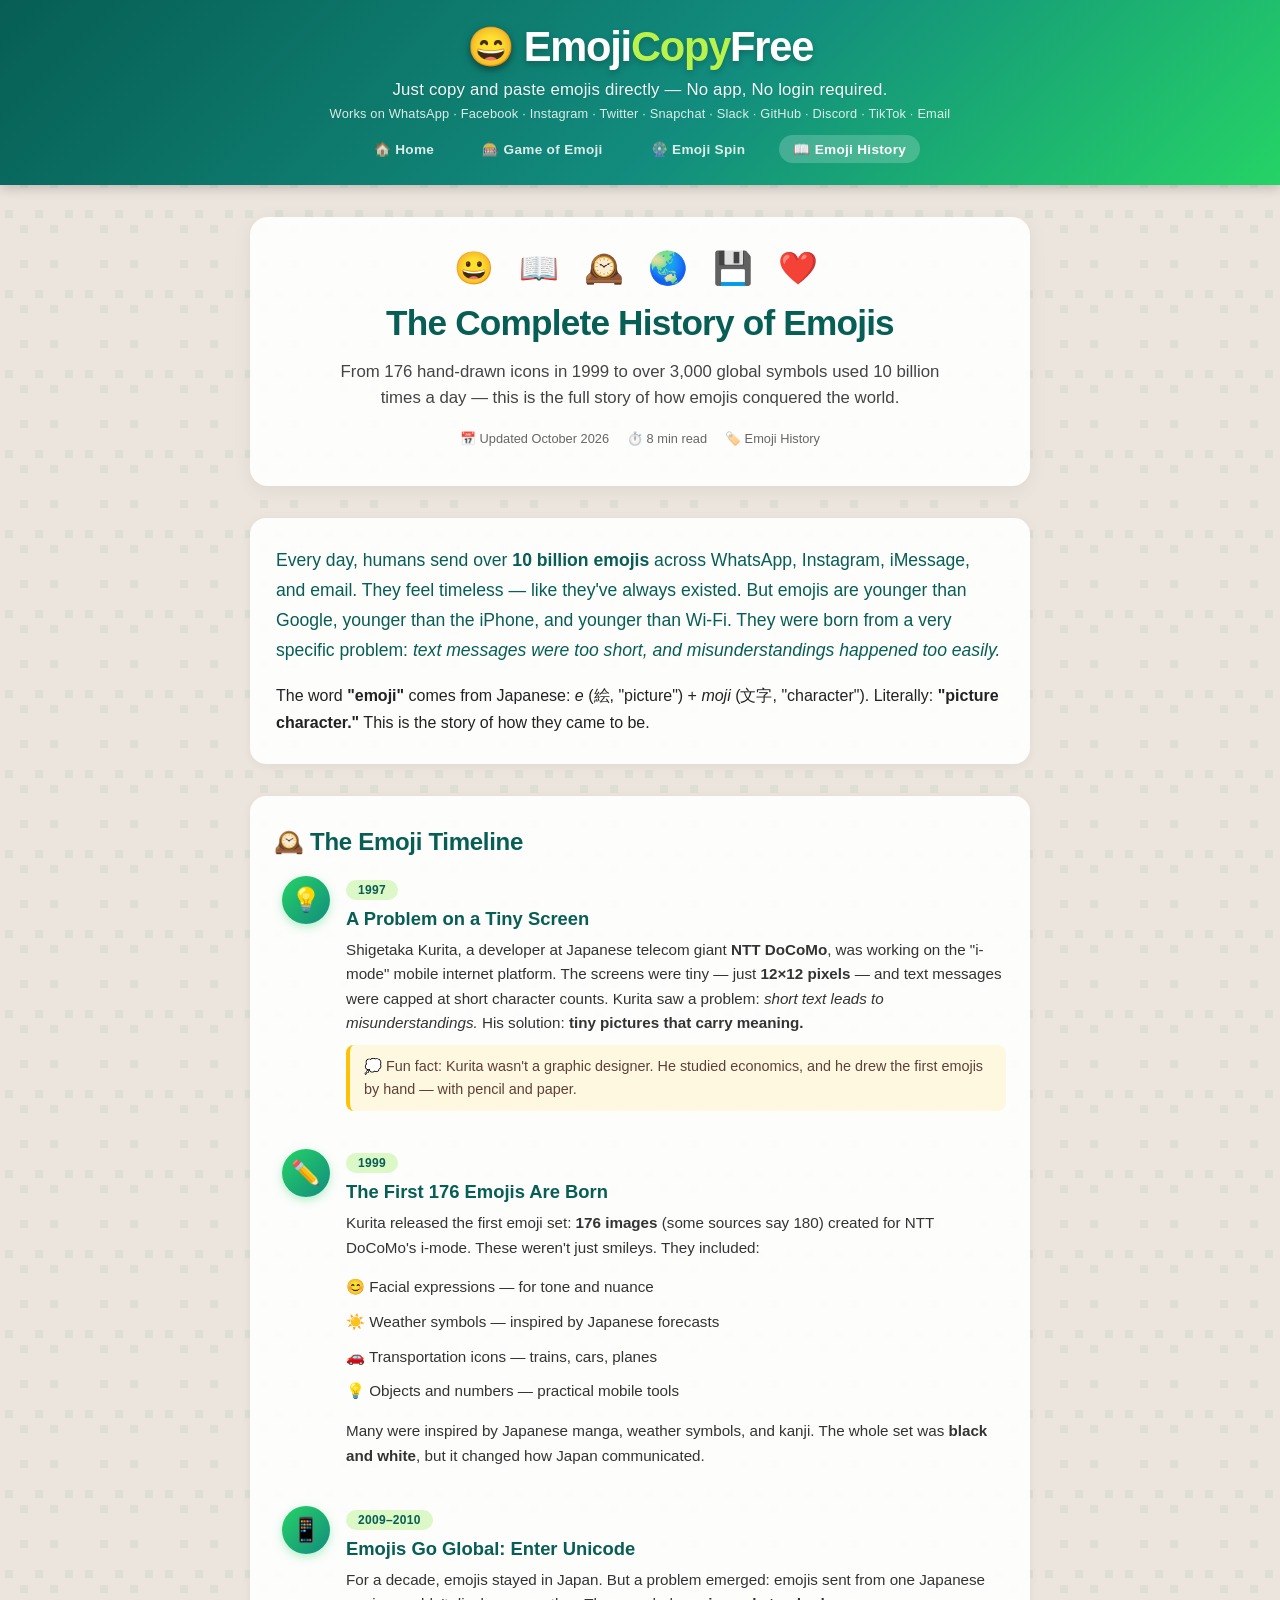
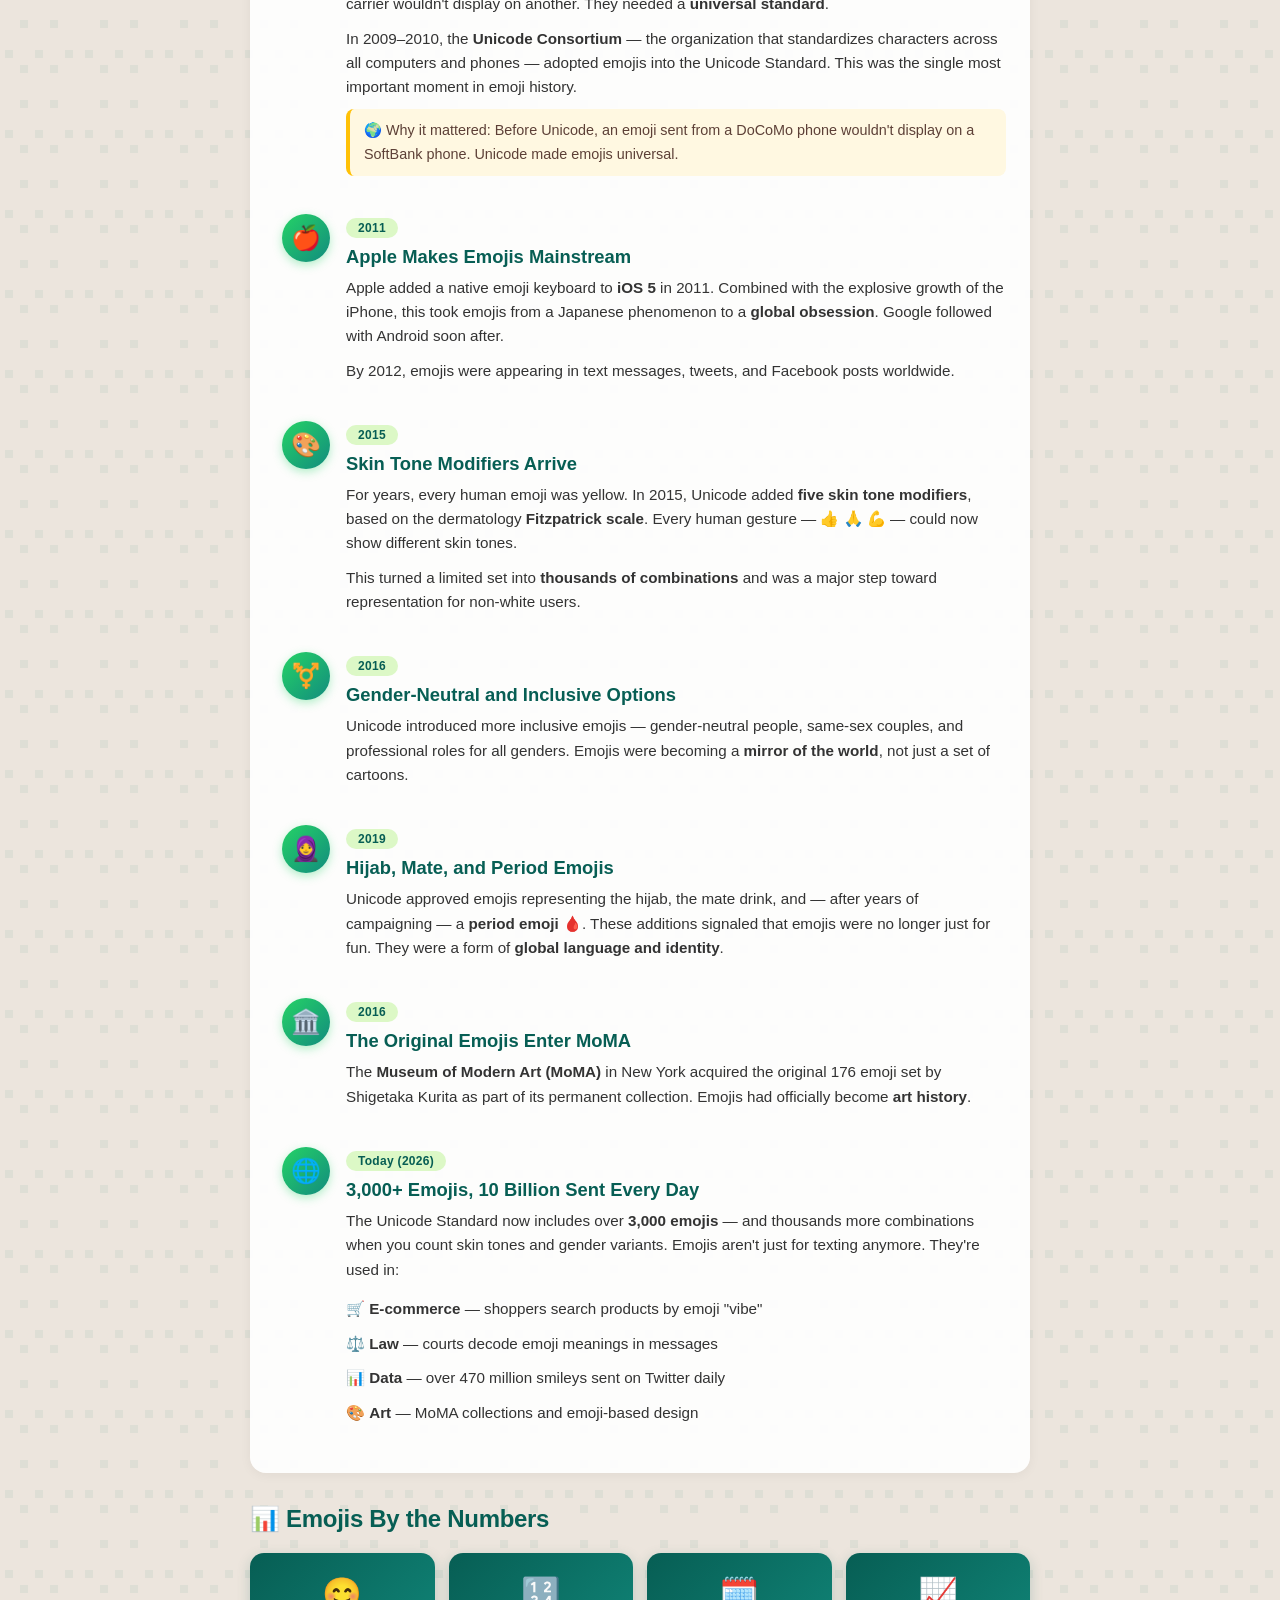
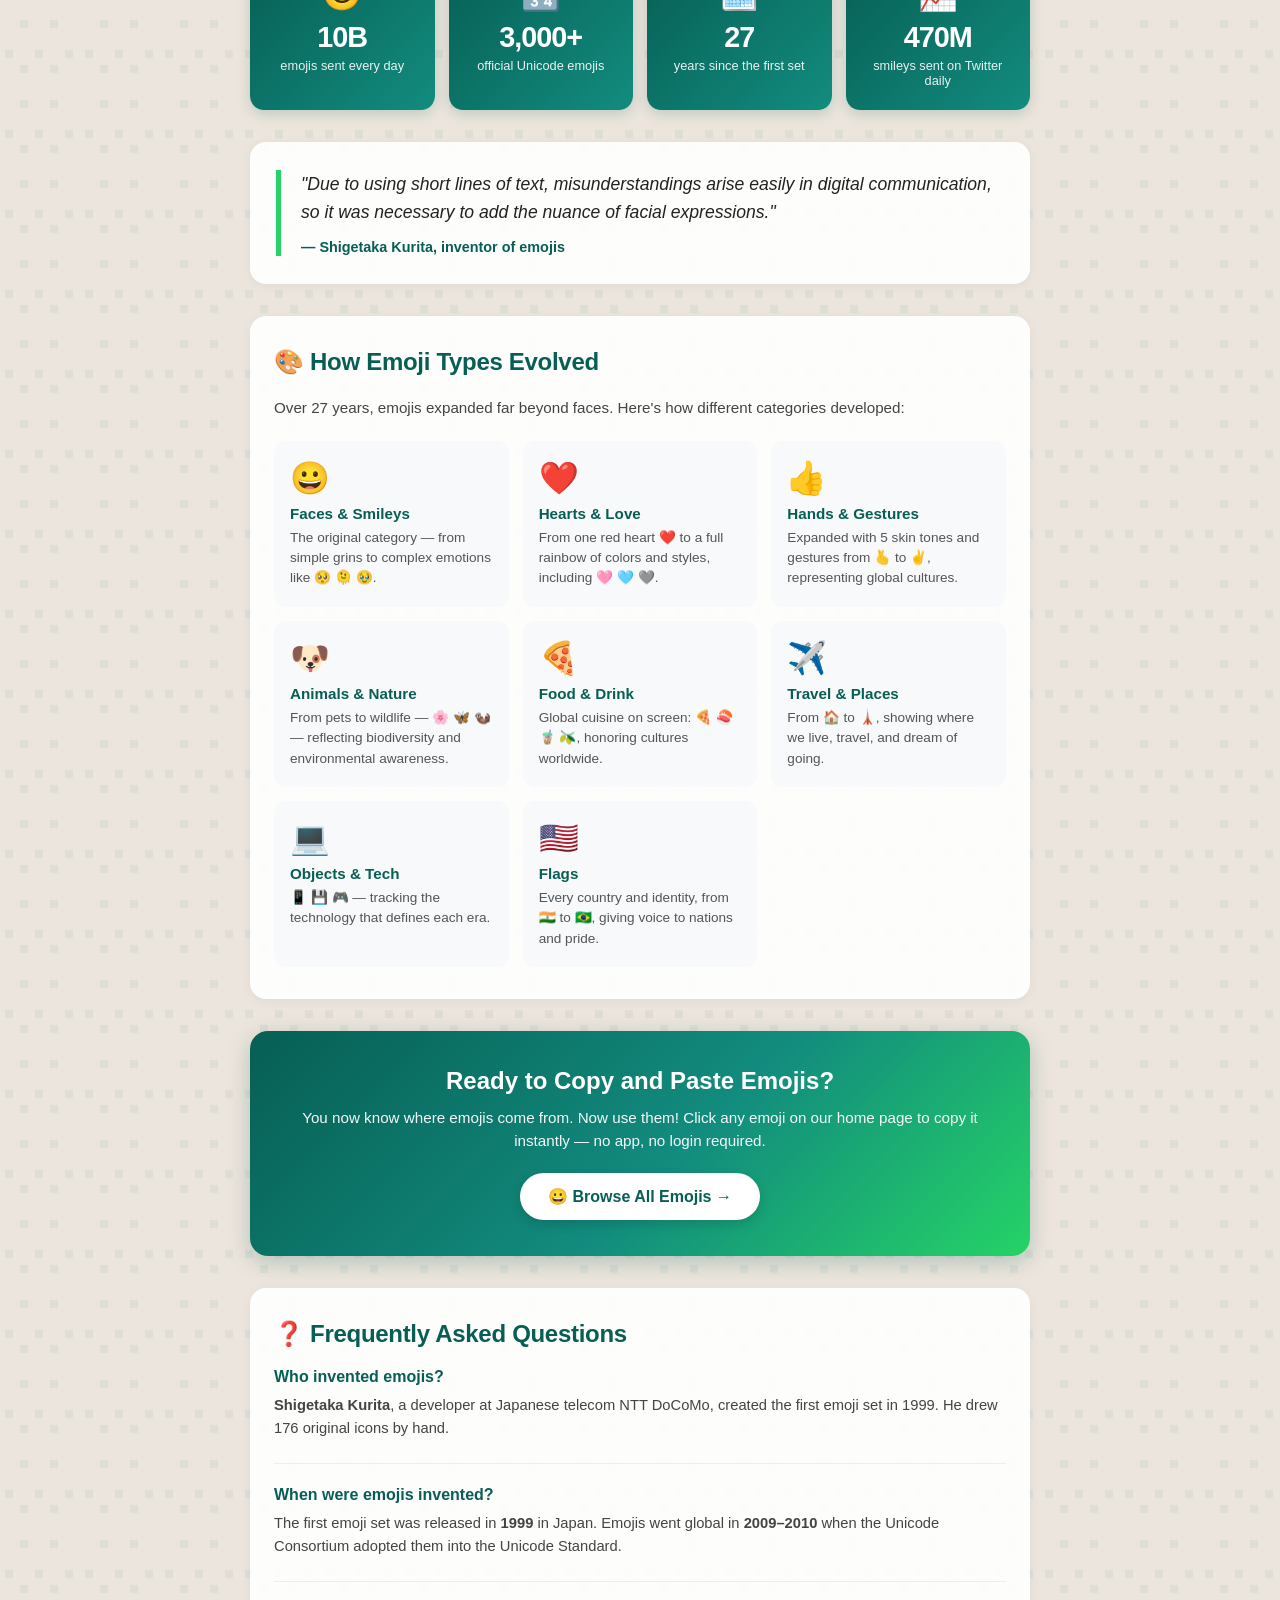
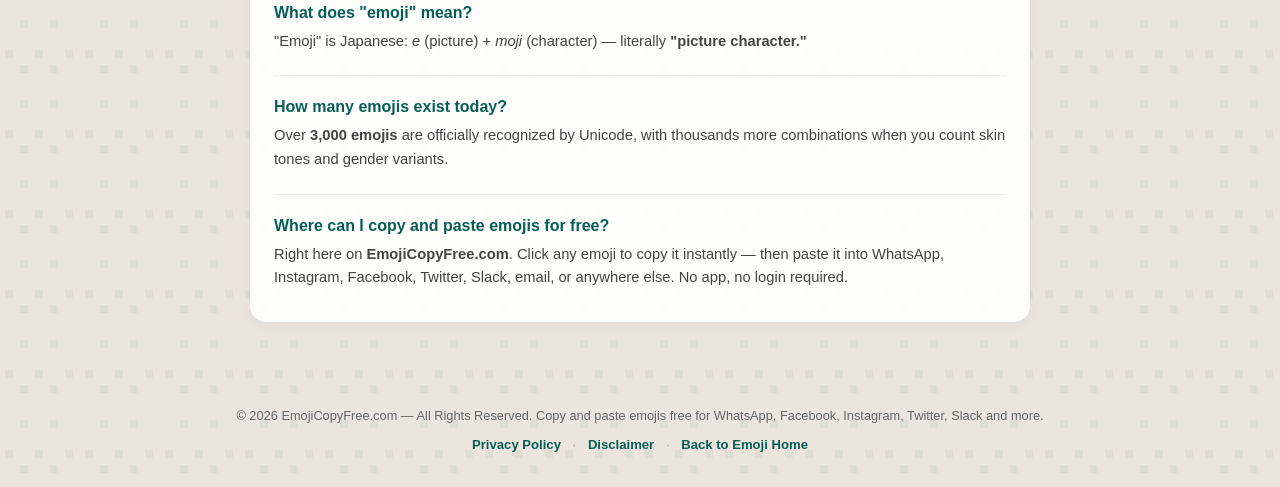
<file: history.html>
<!DOCTYPE html>
<html lang="en">
<head>
  <meta charset="UTF-8">
  <meta name="viewport" content="width=device-width, initial-scale=1.0">

  <title>The Complete History of Emojis: From 1999 to Today | EmojiCopyFree</title>
  <meta name="description" content="Discover the full history of emojis — who invented them, how they spread worldwide, and how they evolved from 176 tiny icons to 3,000+ global symbols. No app, no login required.">
  <meta name="keywords" content="history of emojis, who invented emojis, when were emojis invented, Shigetaka Kurita, emoji timeline, first emoji set, emoji evolution, emoji Unicode history, emoji MoMA">
  <meta name="robots" content="index, follow, max-image-preview:large">
  <link rel="canonical" href="https://www.emojicopyfree.com/history.html">

  <meta property="og:title" content="The Complete History of Emojis: From 1999 to Today">
  <meta property="og:description" content="Who invented emojis? How did 176 icons become 3,000+ global symbols? The full story.">
  <meta property="og:type" content="article">
  <meta property="og:url" content="https://www.emojicopyfree.com/history.html">
  <meta property="og:site_name" content="EmojiCopyFree">

  <link rel="icon" href="data:image/svg+xml,<svg xmlns=%22http://www.w3.org/2000/svg%22 viewBox=%220 0 100 100%22><text y=%22.9em%22 font-size=%2290%22>📖</text></svg>">

  <link rel="stylesheet" href="style.css">

  <script type="application/ld+json">
  {
    "@context": "https://schema.org",
    "@type": "Article",
    "headline": "The Complete History of Emojis: From 1999 to Today",
    "description": "Discover the full history of emojis — who invented them, how they spread worldwide, and how they evolved from 176 tiny icons to 3,000+ global symbols.",
    "author": {
      "@type": "Organization",
      "name": "EmojiCopyFree"
    },
    "publisher": {
      "@type": "Organization",
      "name": "EmojiCopyFree",
      "logo": {
        "@type": "ImageObject",
        "url": "https://www.emojicopyfree.com/favicon.ico"
      }
    },
    "datePublished": "2026-10-14",
    "dateModified": "2026-10-14",
    "mainEntityOfPage": {
      "@type": "WebPage",
      "@id": "https://www.emojicopyfree.com/history.html"
    }
  }
  </script>
</head>
<body>

  <header>
    <div class="logo">
      <a href="/" class="logo-link">
        <span class="logo-icon">😄</span>
        <span class="logo-text">Emoji<span class="accent">Copy</span>Free</span>
      </a>
    </div>
    <p class="tagline">Just copy and paste emojis directly — No app, No login required.</p>
    <p class="tagline-platforms">Works on WhatsApp · Facebook · Instagram · Twitter · Snapchat · Slack · GitHub · Discord · TikTok · Email</p>
    <nav class="site-nav">
      <a href="/" class="nav-link">🏠 Home</a>
      <a href="/game.html" class="nav-link">🎰 Game of Emoji</a>
      <a href="/spin.html" class="nav-link">🎡 Emoji Spin</a>
      <a href="/history.html" class="nav-link active">📖 Emoji History</a>
    </nav>
  </header>

  <main class="article-page">

    <section class="article-hero">
      <div class="article-hero-emoji-row">😀 📖 🕰️ 🌏 💾 ❤️</div>
      <h1 class="article-title">The Complete History of Emojis</h1>
      <p class="article-subtitle">From 176 hand-drawn icons in 1999 to over 3,000 global symbols used 10 billion times a day — this is the full story of how emojis conquered the world.</p>
      <div class="article-meta">
        <span>📅 Updated October 2026</span>
        <span>⏱️ 8 min read</span>
        <span>🏷️ Emoji History</span>
      </div>
    </section>

    <section class="article-intro">
      <p class="lead">Every day, humans send over <strong>10 billion emojis</strong> across WhatsApp, Instagram, iMessage, and email. They feel timeless — like they've always existed. But emojis are younger than Google, younger than the iPhone, and younger than Wi-Fi. They were born from a very specific problem: <em>text messages were too short, and misunderstandings happened too easily.</em></p>
      <p>The word <strong>"emoji"</strong> comes from Japanese: <em>e</em> (絵, "picture") + <em>moji</em> (文字, "character"). Literally: <strong>"picture character."</strong> This is the story of how they came to be.</p>
    </section>

    <section class="timeline-section">
      <h2 class="section-heading">🕰️ The Emoji Timeline</h2>

      <div class="timeline">

        <div class="timeline-item">
          <div class="timeline-dot">💡</div>
          <div class="timeline-content">
            <span class="timeline-year">1997</span>
            <h3>A Problem on a Tiny Screen</h3>
            <p>Shigetaka Kurita, a developer at Japanese telecom giant <strong>NTT DoCoMo</strong>, was working on the "i-mode" mobile internet platform. The screens were tiny — just <strong>12×12 pixels</strong> — and text messages were capped at short character counts. Kurita saw a problem: <em>short text leads to misunderstandings.</em> His solution: <strong>tiny pictures that carry meaning.</strong></p>
            <p class="fun-fact">💭 Fun fact: Kurita wasn't a graphic designer. He studied economics, and he drew the first emojis by hand — with pencil and paper.</p>
          </div>
        </div>

        <div class="timeline-item">
          <div class="timeline-dot">✏️</div>
          <div class="timeline-content">
            <span class="timeline-year">1999</span>
            <h3>The First 176 Emojis Are Born</h3>
            <p>Kurita released the first emoji set: <strong>176 images</strong> (some sources say 180) created for NTT DoCoMo's i-mode. These weren't just smileys. They included:</p>
            <ul class="emoji-list">
              <li>😊 Facial expressions — for tone and nuance</li>
              <li>☀️ Weather symbols — inspired by Japanese forecasts</li>
              <li>🚗 Transportation icons — trains, cars, planes</li>
              <li>💡 Objects and numbers — practical mobile tools</li>
            </ul>
            <p>Many were inspired by Japanese manga, weather symbols, and kanji. The whole set was <strong>black and white</strong>, but it changed how Japan communicated.</p>
          </div>
        </div>

        <div class="timeline-item">
          <div class="timeline-dot">📱</div>
          <div class="timeline-content">
            <span class="timeline-year">2009–2010</span>
            <h3>Emojis Go Global: Enter Unicode</h3>
            <p>For a decade, emojis stayed in Japan. But a problem emerged: emojis sent from one Japanese carrier wouldn't display on another. They needed a <strong>universal standard</strong>.</p>
            <p>In 2009–2010, the <strong>Unicode Consortium</strong> — the organization that standardizes characters across all computers and phones — adopted emojis into the Unicode Standard. This was the single most important moment in emoji history.</p>
            <p class="fun-fact">🌍 Why it mattered: Before Unicode, an emoji sent from a DoCoMo phone wouldn't display on a SoftBank phone. Unicode made emojis universal.</p>
          </div>
        </div>

        <div class="timeline-item">
          <div class="timeline-dot">🍎</div>
          <div class="timeline-content">
            <span class="timeline-year">2011</span>
            <h3>Apple Makes Emojis Mainstream</h3>
            <p>Apple added a native emoji keyboard to <strong>iOS 5</strong> in 2011. Combined with the explosive growth of the iPhone, this took emojis from a Japanese phenomenon to a <strong>global obsession</strong>. Google followed with Android soon after.</p>
            <p>By 2012, emojis were appearing in text messages, tweets, and Facebook posts worldwide.</p>
          </div>
        </div>

        <div class="timeline-item">
          <div class="timeline-dot">🎨</div>
          <div class="timeline-content">
            <span class="timeline-year">2015</span>
            <h3>Skin Tone Modifiers Arrive</h3>
            <p>For years, every human emoji was yellow. In 2015, Unicode added <strong>five skin tone modifiers</strong>, based on the dermatology <strong>Fitzpatrick scale</strong>. Every human gesture — 👍 🙏 💪 — could now show different skin tones.</p>
            <p>This turned a limited set into <strong>thousands of combinations</strong> and was a major step toward representation for non-white users.</p>
          </div>
        </div>

        <div class="timeline-item">
          <div class="timeline-dot">⚧️</div>
          <div class="timeline-content">
            <span class="timeline-year">2016</span>
            <h3>Gender-Neutral and Inclusive Options</h3>
            <p>Unicode introduced more inclusive emojis — gender-neutral people, same-sex couples, and professional roles for all genders. Emojis were becoming a <strong>mirror of the world</strong>, not just a set of cartoons.</p>
          </div>
        </div>

        <div class="timeline-item">
          <div class="timeline-dot">🧕</div>
          <div class="timeline-content">
            <span class="timeline-year">2019</span>
            <h3>Hijab, Mate, and Period Emojis</h3>
            <p>Unicode approved emojis representing the hijab, the mate drink, and — after years of campaigning — a <strong>period emoji</strong> 🩸. These additions signaled that emojis were no longer just for fun. They were a form of <strong>global language and identity</strong>.</p>
          </div>
        </div>

        <div class="timeline-item">
          <div class="timeline-dot">🏛️</div>
          <div class="timeline-content">
            <span class="timeline-year">2016</span>
            <h3>The Original Emojis Enter MoMA</h3>
            <p>The <strong>Museum of Modern Art (MoMA)</strong> in New York acquired the original 176 emoji set by Shigetaka Kurita as part of its permanent collection. Emojis had officially become <strong>art history</strong>.</p>
          </div>
        </div>

        <div class="timeline-item">
          <div class="timeline-dot">🌐</div>
          <div class="timeline-content">
            <span class="timeline-year">Today (2026)</span>
            <h3>3,000+ Emojis, 10 Billion Sent Every Day</h3>
            <p>The Unicode Standard now includes over <strong>3,000 emojis</strong> — and thousands more combinations when you count skin tones and gender variants. Emojis aren't just for texting anymore. They're used in:</p>
            <ul class="emoji-list">
              <li>🛒 <strong>E-commerce</strong> — shoppers search products by emoji "vibe"</li>
              <li>⚖️ <strong>Law</strong> — courts decode emoji meanings in messages</li>
              <li>📊 <strong>Data</strong> — over 470 million smileys sent on Twitter daily</li>
              <li>🎨 <strong>Art</strong> — MoMA collections and emoji-based design</li>
            </ul>
          </div>
        </div>

      </div>
    </section>

    <section class="stats-section">
      <h2 class="section-heading">📊 Emojis By the Numbers</h2>
      <div class="stats-grid">
        <div class="stat-card">
          <div class="stat-emoji">😊</div>
          <div class="stat-number">10B</div>
          <div class="stat-label">emojis sent every day</div>
        </div>
        <div class="stat-card">
          <div class="stat-emoji">🔢</div>
          <div class="stat-number">3,000+</div>
          <div class="stat-label">official Unicode emojis</div>
        </div>
        <div class="stat-card">
          <div class="stat-emoji">🗓️</div>
          <div class="stat-number">27</div>
          <div class="stat-label">years since the first set</div>
        </div>
        <div class="stat-card">
          <div class="stat-emoji">📈</div>
          <div class="stat-number">470M</div>
          <div class="stat-label">smileys sent on Twitter daily</div>
        </div>
      </div>
    </section>

    <section class="quote-section">
      <blockquote>
        <p>"Due to using short lines of text, misunderstandings arise easily in digital communication, so it was necessary to add the nuance of facial expressions."</p>
        <cite>— Shigetaka Kurita, inventor of emojis</cite>
      </blockquote>
    </section>

    <section class="types-section">
      <h2 class="section-heading">🎨 How Emoji Types Evolved</h2>
      <p>Over 27 years, emojis expanded far beyond faces. Here's how different categories developed:</p>

      <div class="type-grid">
        <div class="type-card">
          <div class="type-icon">😀</div>
          <h3>Faces & Smileys</h3>
          <p>The original category — from simple grins to complex emotions like 🥺 🫠 🥹.</p>
        </div>
        <div class="type-card">
          <div class="type-icon">❤️</div>
          <h3>Hearts & Love</h3>
          <p>From one red heart ❤️ to a full rainbow of colors and styles, including 🩷 🩵 🩶.</p>
        </div>
        <div class="type-card">
          <div class="type-icon">👍</div>
          <h3>Hands & Gestures</h3>
          <p>Expanded with 5 skin tones and gestures from 🫰 to ✌️, representing global cultures.</p>
        </div>
        <div class="type-card">
          <div class="type-icon">🐶</div>
          <h3>Animals & Nature</h3>
          <p>From pets to wildlife — 🌸 🦋 🦦 — reflecting biodiversity and environmental awareness.</p>
        </div>
        <div class="type-card">
          <div class="type-icon">🍕</div>
          <h3>Food & Drink</h3>
          <p>Global cuisine on screen: 🍕 🍣 🧋 🫒, honoring cultures worldwide.</p>
        </div>
        <div class="type-card">
          <div class="type-icon">✈️</div>
          <h3>Travel & Places</h3>
          <p>From 🏠 to 🗼, showing where we live, travel, and dream of going.</p>
        </div>
        <div class="type-card">
          <div class="type-icon">💻</div>
          <h3>Objects & Tech</h3>
          <p>📱 💾 🎮 — tracking the technology that defines each era.</p>
        </div>
        <div class="type-card">
          <div class="type-icon">🇺🇸</div>
          <h3>Flags</h3>
          <p>Every country and identity, from 🇮🇳 to 🇧🇷, giving voice to nations and pride.</p>
        </div>
      </div>
    </section>

    <section class="cta-section">
      <h2>Ready to Copy and Paste Emojis?</h2>
      <p>You now know where emojis come from. Now use them! Click any emoji on our home page to copy it instantly — no app, no login required.</p>
      <a href="/" class="cta-button">😀 Browse All Emojis →</a>
    </section>

    <section class="faq-section">
      <h2 class="section-heading">❓ Frequently Asked Questions</h2>

      <div class="faq-item">
        <h3>Who invented emojis?</h3>
        <p><strong>Shigetaka Kurita</strong>, a developer at Japanese telecom NTT DoCoMo, created the first emoji set in 1999. He drew 176 original icons by hand.</p>
      </div>

      <div class="faq-item">
        <h3>When were emojis invented?</h3>
        <p>The first emoji set was released in <strong>1999</strong> in Japan. Emojis went global in <strong>2009–2010</strong> when the Unicode Consortium adopted them into the Unicode Standard.</p>
      </div>

      <div class="faq-item">
        <h3>What does "emoji" mean?</h3>
        <p>"Emoji" is Japanese: <em>e</em> (picture) + <em>moji</em> (character) — literally <strong>"picture character."</strong></p>
      </div>

      <div class="faq-item">
        <h3>How many emojis exist today?</h3>
        <p>Over <strong>3,000 emojis</strong> are officially recognized by Unicode, with thousands more combinations when you count skin tones and gender variants.</p>
      </div>

      <div class="faq-item">
        <h3>Where can I copy and paste emojis for free?</h3>
        <p>Right here on <strong>EmojiCopyFree.com</strong>. Click any emoji to copy it instantly — then paste it into WhatsApp, Instagram, Facebook, Twitter, Slack, email, or anywhere else. No app, no login required.</p>
      </div>
    </section>

  </main>

  <footer class="site-footer">
    <p>© 2026 EmojiCopyFree.com — All Rights Reserved. Copy and paste emojis free for WhatsApp, Facebook, Instagram, Twitter, Slack and more.</p>
    <p class="footer-links">
      <a href="/privacy.html">Privacy Policy</a>
      <span class="footer-sep">·</span>
      <a href="/disclaimer.html">Disclaimer</a>
      <span class="footer-sep">·</span>
      <a href="/">Back to Emoji Home</a>
    </p>
  </footer>

</body>
</html>
</file>
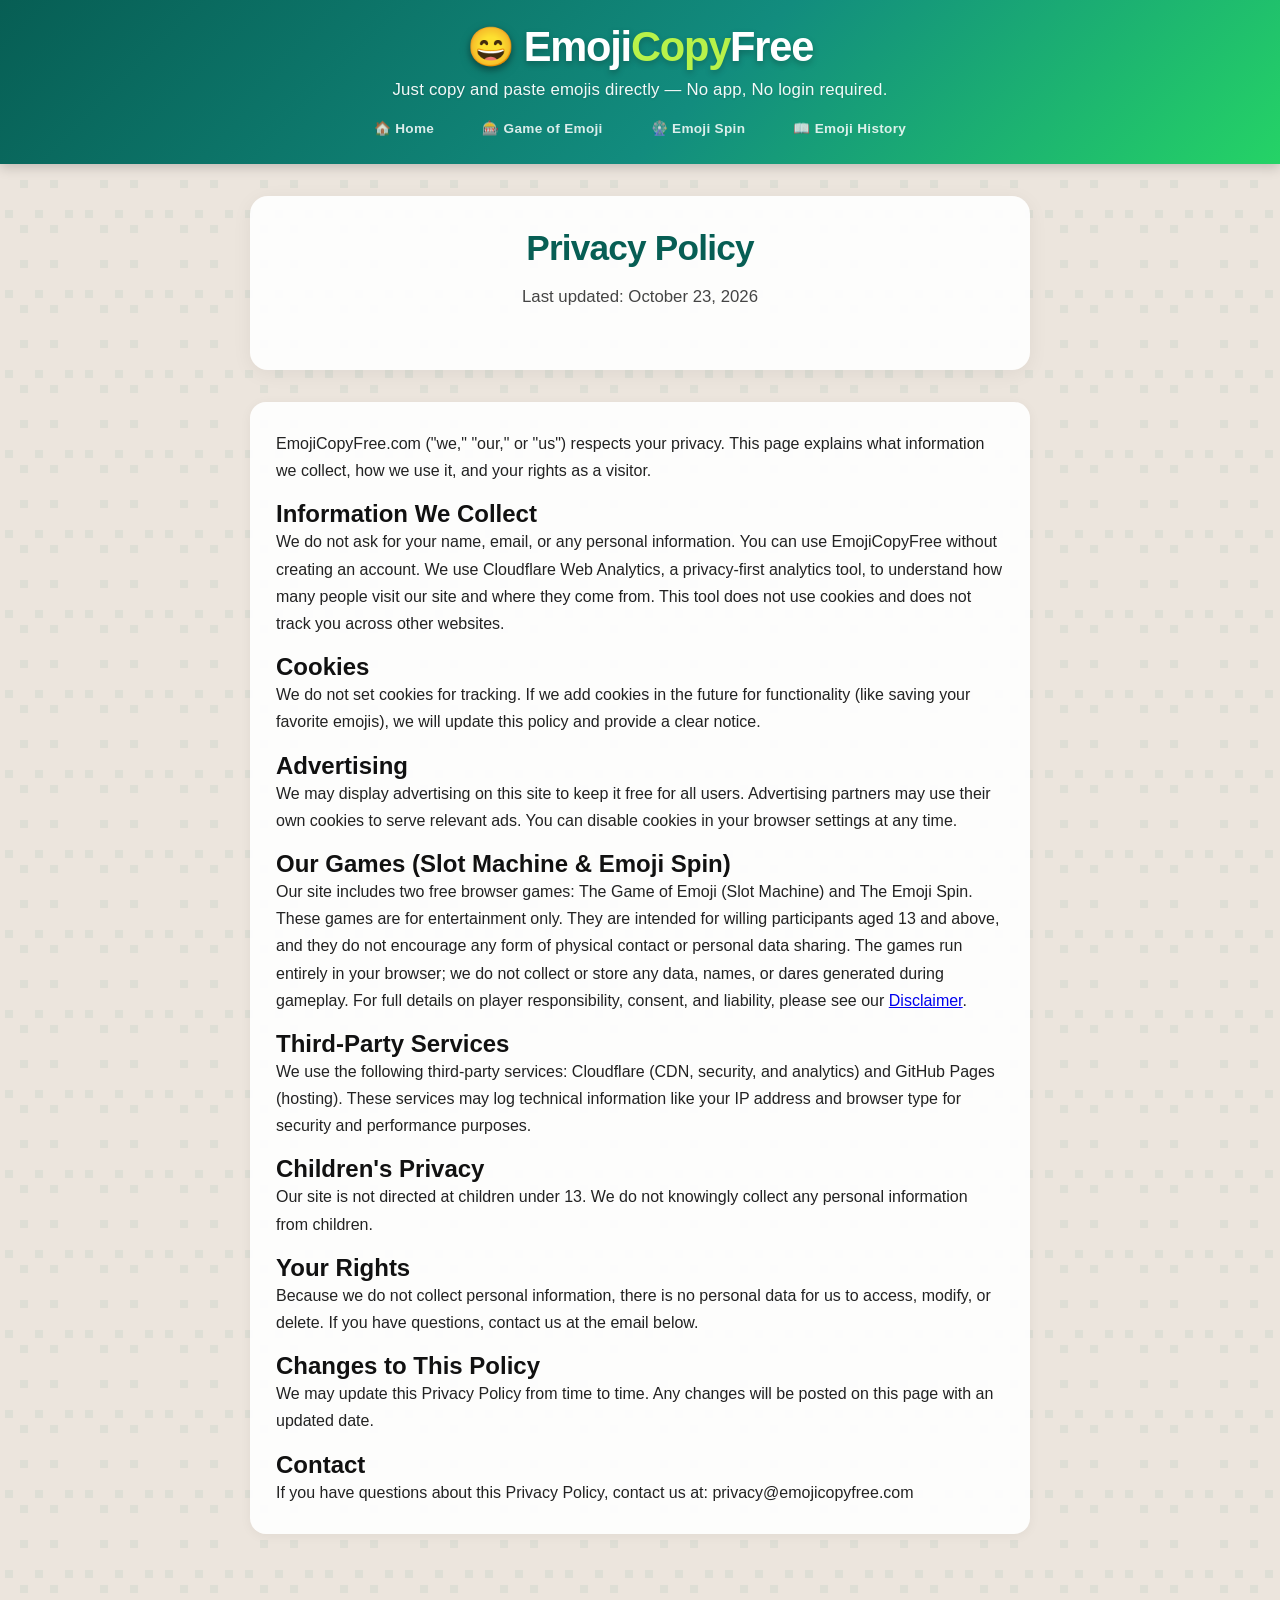
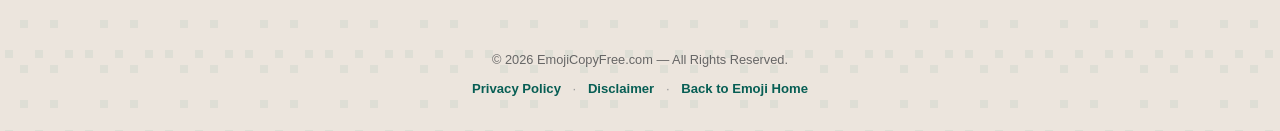
<file: privacy.html>
<!DOCTYPE html>
<html lang="en">
<head>
  <meta charset="UTF-8">
  <meta name="viewport" content="width=device-width, initial-scale=1.0">
  <title>Privacy Policy — EmojiCopyFree</title>
  <meta name="description" content="Privacy Policy for EmojiCopyFree.com. Learn how we handle data, cookies, analytics, and our games.">
  <meta name="robots" content="index, follow">
  <link rel="canonical" href="https://www.emojicopyfree.com/privacy.html">
  <link rel="icon" href="data:image/svg+xml,<svg xmlns=%22http://www.w3.org/2000/svg%22 viewBox=%220 0 100 100%22><text y=%22.9em%22 font-size=%2290%22>😄</text></svg>">
  <link rel="stylesheet" href="style.css">
</head>
<body>

  <header>
    <div class="logo">
      <a href="/" class="logo-link">
        <span class="logo-icon">😄</span>
        <span class="logo-text">Emoji<span class="accent">Copy</span>Free</span>
      </a>
    </div>
    <p class="tagline">Just copy and paste emojis directly — No app, No login required.</p>
    <nav class="site-nav">
      <a href="/" class="nav-link">🏠 Home</a>
      <a href="/game.html" class="nav-link">🎰 Game of Emoji</a>
      <a href="/spin.html" class="nav-link">🎡 Emoji Spin</a>
      <a href="/history.html" class="nav-link">📖 Emoji History</a>
    </nav>
  </header>

  <main class="article-page">
    <section class="article-hero">
      <h1 class="article-title">Privacy Policy</h1>
      <p class="article-subtitle">Last updated: October 23, 2026</p>
    </section>

    <section class="article-intro">

      <p>EmojiCopyFree.com ("we," "our," or "us") respects your privacy. This page explains what information we collect, how we use it, and your rights as a visitor.</p>

      <h2>Information We Collect</h2>
      <p>We do not ask for your name, email, or any personal information. You can use EmojiCopyFree without creating an account. We use Cloudflare Web Analytics, a privacy-first analytics tool, to understand how many people visit our site and where they come from. This tool does not use cookies and does not track you across other websites.</p>

      <h2>Cookies</h2>
      <p>We do not set cookies for tracking. If we add cookies in the future for functionality (like saving your favorite emojis), we will update this policy and provide a clear notice.</p>

      <h2>Advertising</h2>
      <p>We may display advertising on this site to keep it free for all users. Advertising partners may use their own cookies to serve relevant ads. You can disable cookies in your browser settings at any time.</p>

      <h2>Our Games (Slot Machine & Emoji Spin)</h2>
      <p>Our site includes two free browser games: The Game of Emoji (Slot Machine) and The Emoji Spin. These games are for entertainment only. They are intended for willing participants aged 13 and above, and they do not encourage any form of physical contact or personal data sharing. The games run entirely in your browser; we do not collect or store any data, names, or dares generated during gameplay. For full details on player responsibility, consent, and liability, please see our <a href="/disclaimer.html">Disclaimer</a>.</p>

      <h2>Third-Party Services</h2>
      <p>We use the following third-party services: Cloudflare (CDN, security, and analytics) and GitHub Pages (hosting). These services may log technical information like your IP address and browser type for security and performance purposes.</p>

      <h2>Children's Privacy</h2>
      <p>Our site is not directed at children under 13. We do not knowingly collect any personal information from children.</p>

      <h2>Your Rights</h2>
      <p>Because we do not collect personal information, there is no personal data for us to access, modify, or delete. If you have questions, contact us at the email below.</p>

      <h2>Changes to This Policy</h2>
      <p>We may update this Privacy Policy from time to time. Any changes will be posted on this page with an updated date.</p>

      <h2>Contact</h2>
      <p>If you have questions about this Privacy Policy, contact us at: privacy@emojicopyfree.com</p>

    </section>
  </main>

  <footer class="site-footer">
    <p>© 2026 EmojiCopyFree.com — All Rights Reserved.</p>
    <p class="footer-links">
      <a href="/privacy.html">Privacy Policy</a>
      <span class="footer-sep">·</span>
      <a href="/disclaimer.html">Disclaimer</a>
      <span class="footer-sep">·</span>
      <a href="/">Back to Emoji Home</a>
    </p>
  </footer>

</body>
</html>
</file>
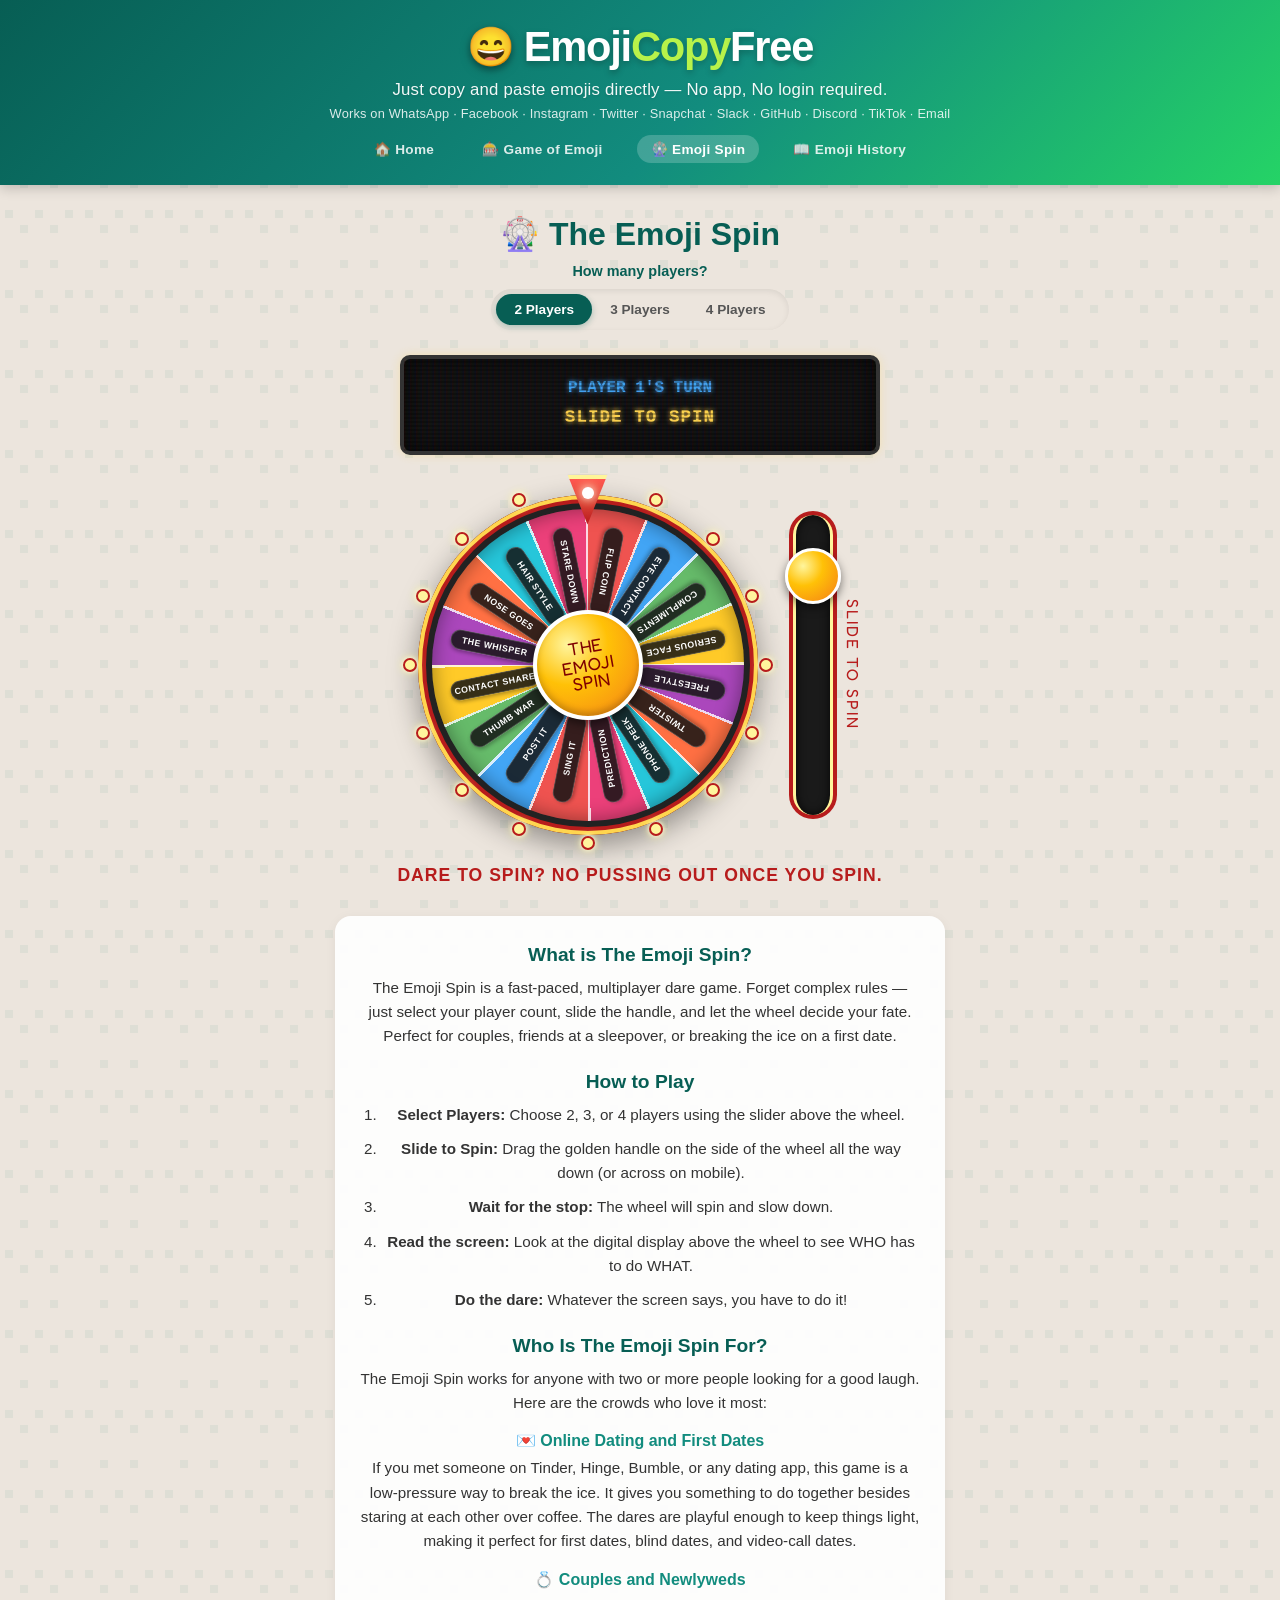
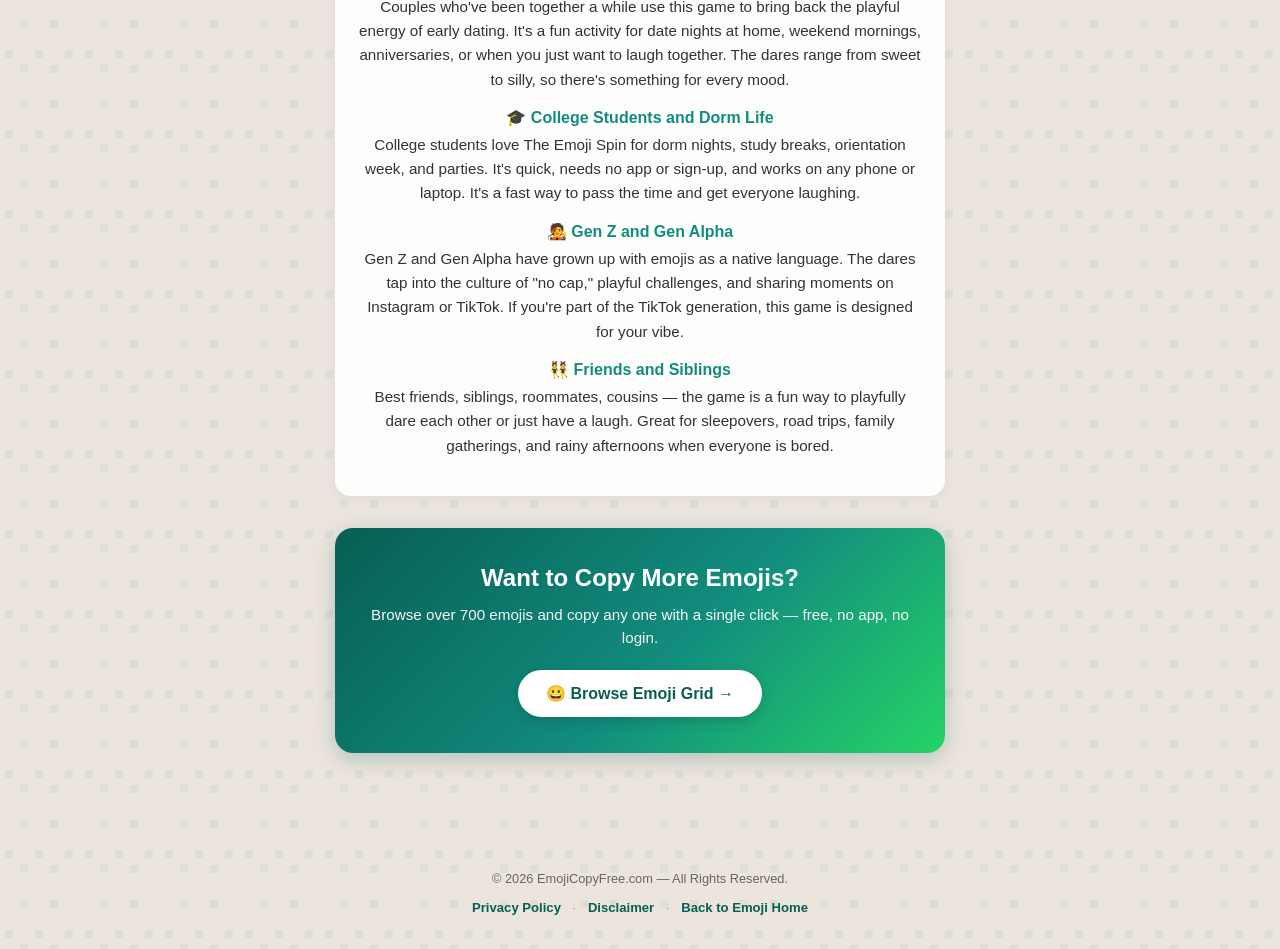
<file: spin.html>
<!DOCTYPE html>
<html lang="en">
<head>
  <meta charset="UTF-8">
  <meta name="viewport" content="width=device-width, initial-scale=1.0">
  <title>The Emoji Spin — Free Dare Wheel Game | EmojiCopyFree</title>
  <meta name="description" content="Spin the wheel of dares! A free, fast, and fun emoji game for couples, friends, and first dates. Spin to get your next dare. No app, no login required.">
  <meta name="keywords" content="emoji spin, spin the wheel dare, dare wheel game, couples game, party game, truth or dare wheel, free online spin wheel, emoji game, dating game, ice breaker game, game for friends, college party game, gen z game">
  <link rel="canonical" href="https://www.emojicopyfree.com/spin.html">
  
  <link rel="icon" href="data:image/svg+xml,<svg xmlns=%22http://www.w3.org/2000/svg%22 viewBox=%220 0 100 100%22><text y=%22.9em%22 font-size=%2290%22>🎡</text></svg>">
  <link rel="stylesheet" href="style.css">
  
  <!-- Google Font for the branding -->
  <link href="https://fonts.googleapis.com/css2?family=Fredoka+One&display=swap" rel="stylesheet">

  <style>
    .spin-page {
      max-width: 650px;
      margin: 0 auto;
      padding: 30px 20px 60px;
      text-align: center;
    }

    /* Player Selector */
    .player-selector-wrap {
      margin-bottom: 25px;
      text-align: center;
    }
    .player-selector-label {
      font-size: 0.9rem;
      font-weight: 700;
      color: #075E54;
      margin-bottom: 10px;
      display: block;
    }
    .player-toggle {
      display: inline-flex;
      background: #ECE5DD;
      border-radius: 30px;
      padding: 5px;
      box-shadow: inset 0 2px 6px rgba(0,0,0,0.08);
    }
    .player-option {
      background: none;
      border: none;
      padding: 8px 18px;
      border-radius: 24px;
      font-size: 0.85rem;
      font-weight: 700;
      color: #555;
      cursor: pointer;
      transition: all 0.2s;
      font-family: inherit;
    }
    .player-option.active {
      background: #075E54;
      color: white;
      box-shadow: 0 2px 6px rgba(7, 94, 84, 0.3);
    }

    /* The digital screen */
    .digital-screen {
      background: #111;
      border: 4px solid #333;
      border-radius: 10px;
      padding: 15px;
      margin: 0 auto 30px;
      max-width: 480px;
      box-shadow: inset 0 0 20px rgba(0,0,0,0.8), 0 0 10px rgba(255, 213, 79, 0.3);
      position: relative;
      min-height: 100px;
      display: flex;
      flex-direction: column;
      justify-content: center;
    }
    .digital-screen::before {
      content: "";
      position: absolute;
      top: 0; left: 0; right: 0; bottom: 0;
      background: linear-gradient(rgba(18, 16, 16, 0) 50%, rgba(0, 0, 0, 0.25) 50%), linear-gradient(90deg, rgba(255, 0, 0, 0.06), rgba(0, 255, 0, 0.02), rgba(0, 0, 255, 0.06));
      background-size: 100% 4px, 6px 100%;
      pointer-events: none;
    }
    .screen-who {
      color: #42A5F5;
      font-family: 'Courier New', Courier, monospace;
      font-size: 1rem;
      font-weight: bold;
      text-transform: uppercase;
      margin-bottom: 8px;
      text-shadow: 0 0 5px currentColor;
    }
    .screen-text {
      color: #FFD54F;
      font-family: 'Courier New', Courier, monospace;
      font-size: 1.1rem;
      font-weight: bold;
      letter-spacing: 1px;
      text-shadow: 0 0 5px #FFD54F;
      margin: 0;
      line-height: 1.4;
      transition: opacity 0.3s;
    }

    /* Wheel Wrapper */
    .wheel-area {
      display: flex;
      align-items: center;
      justify-content: center;
      gap: 35px;
      margin: 0 auto 20px;
    }

    /* The Wheel Container */
    .wheel-container {
      position: relative;
      width: 340px;
      height: 340px;
      border-radius: 50%;
      padding: 14px; /* This creates the gap between lights and wheel */
      background: #222;
      box-shadow: 
        0 10px 30px rgba(0,0,0,0.4), 
        inset 0 0 0 4px #FFD54F,
        inset 0 0 0 8px #B71C1C;
      flex-shrink: 0;
      display: flex;
      align-items: center;
      justify-content: center;
    }

    /* FLOATING Dot Lights */
    .wheel-lights {
      position: absolute;
      top: -8px; left: -8px; right: -8px; bottom: -8px;
      border-radius: 50%;
      pointer-events: none;
      z-index: 10;
      /* Add transition so the lights spin smoothly with the wheel */
      transition: transform 5s cubic-bezier(0.1, 0.8, 0.1, 1);
    }
    .wheel-lights .dot {
      position: absolute;
      width: 14px;
      height: 14px;
      background: #FFF59D;
      /* Thick red border matching the slider and wheel */
      border: 2px solid #B71C1C; 
      border-radius: 50%;
      box-shadow: 0 0 10px #FFF59D, 0 0 4px #FFF;
      transform: translate(-50%, -50%);
      transition: all 0.2s;
    }
    .wheel-lights.blink .dot {
      animation: dotBlinkFast 0.3s ease-in-out infinite alternate;
    }
    @keyframes dotBlinkFast {
      0% { background: #FFF59D; box-shadow: 0 0 15px #FFF59D; opacity: 1; }
      100% { background: #FF5252; box-shadow: 0 0 20px #FF5252; opacity: 0.4; }
    }

    /* The actual spinning wheel */
    .wheel {
      width: 100%;
      height: 100%;
      border-radius: 50%;
      position: relative;
      transition: transform 5s cubic-bezier(0.1, 0.8, 0.1, 1);
      background: conic-gradient(
        #EF5350 0deg 22.5deg, 
        #42A5F5 22.5deg 45deg, 
        #66BB6A 45deg 67.5deg, 
        #FFCA28 67.5deg 90deg, 
        #AB47BC 90deg 112.5deg, 
        #FF7043 112.5deg 135deg, 
        #26C6DA 135deg 157.5deg, 
        #EC407A 157.5deg 180deg,
        #EF5350 180deg 202.5deg, 
        #42A5F5 202.5deg 225deg, 
        #66BB6A 225deg 247.5deg, 
        #FFCA28 247.5deg 270deg, 
        #AB47BC 270deg 292.5deg, 
        #FF7043 292.5deg 315deg, 
        #26C6DA 315deg 337.5deg, 
        #EC407A 337.5deg 360deg
      );
      box-shadow: inset 0 0 20px rgba(0,0,0,0.4);
    }

    /* The dividers (lines) on the wheel */
    .wheel::before {
      content: "";
      position: absolute;
      top: 0; left: 0; right: 0; bottom: 0;
      background: repeating-conic-gradient(
        transparent 0deg 21.5deg,
        rgba(255,255,255,0.8) 21.5deg 22.5deg
      );
      border-radius: 50%;
    }

    /* Capsule Text Styling */
    .wheel-text {
      position: absolute;
      left: 50%;
      top: 50%;
      width: 90px; 
      margin-left: -45px;
      height: 20px;
      margin-top: -10px;
      color: #FFFFFF;
      font-family: -apple-system, BlinkMacSystemFont, 'Segoe UI', Roboto, sans-serif;
      font-weight: 800;
      font-size: 0.55rem;
      text-transform: uppercase;
      letter-spacing: 0.5px;
      display: flex;
      align-items: center;
      justify-content: center;
      white-space: nowrap;
      pointer-events: none;
      
      /* Capsule Background */
      background: rgba(20, 20, 20, 0.85);
      border: 1px solid rgba(255, 255, 255, 0.2);
      border-radius: 20px;
      box-shadow: 0 2px 4px rgba(0,0,0,0.3);
      
      transform-origin: center center;
    }

    /* The Center Branding / Emoji Display */
    .wheel-center-text {
      position: absolute;
      top: 50%; left: 50%;
      transform: translate(-50%, -50%);
      width: 110px;
      height: 110px;
      background: radial-gradient(circle at 30% 30%, #FFF59D 0%, #FFC107 40%, #F57F17 100%);
      border: 4px solid #FFF;
      border-radius: 50%;
      box-shadow: 0 4px 10px rgba(0,0,0,0.5), inset 0 -4px 6px rgba(0,0,0,0.2);
      display: flex;
      align-items: center;
      justify-content: center;
      z-index: 25;
      text-align: center;
      padding: 10px;
      transition: all 0.3s ease;
    }
    
    .wheel-center-text span {
      font-family: 'Fredoka One', cursive;
      color: #7F0000;
      font-size: 1.1rem;
      line-height: 1;
      text-transform: uppercase;
      transform: rotate(-10deg);
      transition: all 0.3s ease;
    }

    /* State when an emoji is displayed in the center (Sticker Style) */
    .wheel-center-text.emoji-mode span {
      font-family: inherit;
      font-size: 3.5rem;
      transform: none; 
      line-height: 1;
      
      /* Thick white sticker outline */
      -webkit-text-stroke: 4px #FFFFFF;
      paint-order: stroke fill;
      filter: drop-shadow(0 4px 4px rgba(0,0,0,0.3)); 
    }

    /* The Big Lit-up Pointer */
    .wheel-pointer {
      position: absolute;
      top: -20px;
      left: 50%;
      transform: translateX(-50%);
      width: 40px;
      height: 50px;
      background: linear-gradient(180deg, #FF5252 0%, #B71C1C 100%);
      clip-path: polygon(50% 100%, 0 0, 100% 0);
      z-index: 30;
      filter: drop-shadow(0 4px 6px rgba(0,0,0,0.5));
      border-top: 4px solid #FFF59D;
    }
    .wheel-pointer::after {
      content: "";
      position: absolute;
      top: 8px; left: 50%;
      transform: translateX(-50%);
      width: 12px; height: 12px;
      background: #FFF;
      border-radius: 50%;
      box-shadow: 0 0 10px #FFF, 0 0 20px #FFEB3B;
    }

    /* ============================================================
       THE SLIDE TO SPIN TRACK
       ============================================================ */
    .slider-area {
      display: flex;
      align-items: center;
      height: 360px;
      position: relative;
      gap: 10px;
    }
    .slider-track {
      width: 40px;
      height: 300px;
      background: #1a1a1a;
      border-radius: 20px;
      box-shadow: inset 0 0 10px rgba(0,0,0,0.8), 0 0 0 4px #B71C1C;
      position: relative;
      border-left: 3px solid #FFF59D;
      border-right: 3px solid #FFF59D;
    }
    .slider-handle {
      width: 56px;
      height: 56px;
      background: radial-gradient(circle at 30% 30%, #FFF59D 0%, #FFC107 40%, #F57F17 100%);
      border: 3px solid #FFF;
      border-radius: 50%;
      position: absolute;
      left: 50%;
      transform: translateX(-50%);
      top: 5px;
      cursor: grab;
      box-shadow: 0 4px 10px rgba(0,0,0,0.5);
      z-index: 5;
      touch-action: none;
    }
    .slider-handle:active {
      cursor: grabbing;
    }
    .slider-label {
      font-family: 'Fredoka One', cursive;
      color: #B71C1C;
      font-size: 1rem;
      text-transform: uppercase;
      writing-mode: vertical-rl;
      text-orientation: mixed;
      letter-spacing: 2px;
    }

    .motivation-text {
      font-size: 1.1rem;
      font-weight: 800;
      color: #B71C1C;
      text-transform: uppercase;
      letter-spacing: 1px;
      margin-top: 10px;
      margin-bottom: 30px;
      animation: pulseText 2s infinite;
    }
    @keyframes pulseText {
      0%, 100% { transform: scale(1); }
      50% { transform: scale(1.05); }
    }

    /* Mobile adjustments */
    @media (max-width: 600px) {
      .wheel-area { flex-direction: column; gap: 25px; }
      .wheel-container { width: 310px; height: 310px; padding: 12px; }
      .wheel-text { font-size: 0.5rem; width: 80px; margin-left: -40px; }
      .wheel-center-text { width: 90px; height: 90px; }
      .wheel-center-text span { font-size: 0.9rem; }
      .wheel-center-text.emoji-mode span { font-size: 2.8rem; -webkit-text-stroke: 3px #FFF; }
      .wheel-pointer { width: 34px; height: 44px; top: -18px; }
      
      .slider-area { height: auto; flex-direction: column; gap: 10px; }
      .slider-track { height: 60px; width: 280px; border-left: none; border-right: none; border-top: 3px solid #FFF59D; border-bottom: 3px solid #FFF59D; }
      .slider-handle { top: 50%; left: 5px; transform: translateY(-50%); }
      .slider-label { writing-mode: horizontal-tb; transform: none; margin-top: 5px; }
    }
  </style>
</head>
<body>

  <header>
    <div class="logo">
      <a href="/" class="logo-link">
        <span class="logo-icon">😄</span>
        <span class="logo-text">Emoji<span class="accent">Copy</span>Free</span>
      </a>
    </div>
    <p class="tagline">Just copy and paste emojis directly — No app, No login required.</p>
    <p class="tagline-platforms">Works on WhatsApp · Facebook · Instagram · Twitter · Snapchat · Slack · GitHub · Discord · TikTok · Email</p>
    <nav class="site-nav">
      <a href="/" class="nav-link">🏠 Home</a>
      <a href="/game.html" class="nav-link">🎰 Game of Emoji</a>
      <a href="/spin.html" class="nav-link active">🎡 Emoji Spin</a>
      <a href="/history.html" class="nav-link">📖 Emoji History</a>
    </nav>
  </header>

  <main class="spin-page">

    <h1 style="color: #075E54; font-size: 2rem; margin-bottom: 10px;">🎡 The Emoji Spin</h1>
    
    <!-- Player Selector -->
    <div class="player-selector-wrap">
      <span class="player-selector-label">How many players?</span>
      <div class="player-toggle" id="playerToggle">
        <button class="player-option active" data-players="2">2 Players</button>
        <button class="player-option" data-players="3">3 Players</button>
        <button class="player-option" data-players="4">4 Players</button>
      </div>
    </div>

    <!-- Digital Screen -->
    <div class="digital-screen">
      <div class="screen-who" id="screenWho">GET READY</div>
      <p class="screen-text" id="screenText">SLIDE TO SPIN</p>
    </div>

    <!-- Wheel + Slider Area -->
    <div class="wheel-area">
      
      <!-- Wheel -->
      <div class="wheel-container">
        <div class="wheel-pointer"></div>
        <div class="wheel-lights" id="wheelLights"></div>
        
        <!-- The spinning wheel -->
        <div class="wheel" id="wheel"></div>

        <!-- Center Display (Outside wheel so it doesn't spin) -->
        <div class="wheel-center-text" id="centerDisplay">
          <span id="centerContent">The Emoji<br>Spin</span>
        </div>
      </div>

      <!-- Slide to Spin -->
      <div class="slider-area">
        <div class="slider-track" id="sliderTrack">
          <div class="slider-handle" id="sliderHandle"></div>
        </div>
        <div class="slider-label">Slide to Spin</div>
      </div>

    </div>

    <p class="motivation-text">DARE to spin? No pussing out once you spin.</p>

    <section class="game-about">
      <h2>What is The Emoji Spin?</h2>
      <p>The Emoji Spin is a fast-paced, multiplayer dare game. Forget complex rules — just select your player count, slide the handle, and let the wheel decide your fate. Perfect for couples, friends at a sleepover, or breaking the ice on a first date.</p>

      <h2>How to Play</h2>
      <ol class="game-steps">
        <li><strong>Select Players:</strong> Choose 2, 3, or 4 players using the slider above the wheel.</li>
        <li><strong>Slide to Spin:</strong> Drag the golden handle on the side of the wheel all the way down (or across on mobile).</li>
        <li><strong>Wait for the stop:</strong> The wheel will spin and slow down.</li>
        <li><strong>Read the screen:</strong> Look at the digital display above the wheel to see WHO has to do WHAT.</li>
        <li><strong>Do the dare:</strong> Whatever the screen says, you have to do it!</li>
      </ol>

      <h2>Who Is The Emoji Spin For?</h2>
      <p>The Emoji Spin works for anyone with two or more people looking for a good laugh. Here are the crowds who love it most:</p>

      <h3>💌 Online Dating and First Dates</h3>
      <p>If you met someone on Tinder, Hinge, Bumble, or any dating app, this game is a low-pressure way to break the ice. It gives you something to do together besides staring at each other over coffee. The dares are playful enough to keep things light, making it perfect for first dates, blind dates, and video-call dates.</p>

      <h3>💍 Couples and Newlyweds</h3>
      <p>Couples who've been together a while use this game to bring back the playful energy of early dating. It's a fun activity for date nights at home, weekend mornings, anniversaries, or when you just want to laugh together. The dares range from sweet to silly, so there's something for every mood.</p>

      <h3>🎓 College Students and Dorm Life</h3>
      <p>College students love The Emoji Spin for dorm nights, study breaks, orientation week, and parties. It's quick, needs no app or sign-up, and works on any phone or laptop. It's a fast way to pass the time and get everyone laughing.</p>

      <h3>🧑‍🎤 Gen Z and Gen Alpha</h3>
      <p>Gen Z and Gen Alpha have grown up with emojis as a native language. The dares tap into the culture of "no cap," playful challenges, and sharing moments on Instagram or TikTok. If you're part of the TikTok generation, this game is designed for your vibe.</p>

      <h3>👯 Friends and Siblings</h3>
      <p>Best friends, siblings, roommates, cousins — the game is a fun way to playfully dare each other or just have a laugh. Great for sleepovers, road trips, family gatherings, and rainy afternoons when everyone is bored.</p>
    </section>
    
    <section class="cta-section">
      <h2>Want to Copy More Emojis?</h2>
      <p>Browse over 700 emojis and copy any one with a single click — free, no app, no login.</p>
      <a href="/" class="cta-button">😀 Browse Emoji Grid →</a>
    </section>

  </main>

  <footer class="site-footer">
    <p>© 2026 EmojiCopyFree.com — All Rights Reserved.</p>
    <p class="footer-links">
      <a href="/privacy.html">Privacy Policy</a>
      <span class="footer-sep">·</span>
      <a href="/disclaimer.html">Disclaimer</a>
      <span class="footer-sep">·</span>
      <a href="/">Back to Emoji Home</a>
    </p>
  </footer>

  <script>
    const wheel = document.getElementById('wheel');
    const screenText = document.getElementById('screenText');
    const screenWho = document.getElementById('screenWho');
    const wheelLights = document.getElementById('wheelLights');
    
    // Center display elements
    const centerDisplay = document.getElementById('centerDisplay');
    const centerContent = document.getElementById('centerContent');
    
    // Player elements
    const playerOptions = document.querySelectorAll('.player-option');
    
    // Slider elements
    const sliderTrack = document.getElementById('sliderTrack');
    const sliderHandle = document.getElementById('sliderHandle');

    let currentRotation = 0;
    let isSpinning = false;
    let activePlayers = 2;
    let currentTurn = 1; 

    // The 16 unique dares with corresponding emojis
    const dares = [
      { title: "FLIP COIN", emoji: "🪙", text: "FLIP A COIN: Heads = Kiss on cheeks, Tails = Slap on cheeks." },
      { title: "EYE CONTACT", emoji: "👀", text: "EYE CONTACT: Stare into each other's eyes for 10 seconds. First to blink loses." },
      { title: "COMPLIMENTS", emoji: "🗣️", text: "COMPLIMENT BATTLE: Give each other 3 compliments. Best compliment wins." },
      { title: "SERIOUS FACE", emoji: "🥶", text: "SERIOUS FACE: Try to make the other person laugh. First to smile loses." },
      { title: "FREESTYLE", emoji: "🕺", text: "FREESTYLE: Do a 10-second dance with absolutely no music." },
      { title: "TWISTER", emoji: "👅", text: "TONGUE TWISTER: Say 'Irish wristwatch' 3 times fast without messing up." },
      { title: "PHONE PEEK", emoji: "📱", text: "PHONE PEEK: Show the other person your most recent text message." },
      { title: "PREDICTION", emoji: "🔮", text: "PREDICTION: Guess the exact time right now. Closest to the real time wins." },
      { title: "SING IT", emoji: "🎤", text: "SING IT: Sing the chorus of the last song you listened to." },
      { title: "POST IT", emoji: "📸", text: "POST IT: Take a funny selfie together. Keep it as your lock screen for the entire day." },
      { title: "THUMB WAR", emoji: "🤝", text: "THUMB WAR: Best 2 out of 3 thumb war." },
      { title: "CONTACT SHARE", emoji: "🤫", text: "CONTACT SHARE: Share one weird contact name from your phone with the other person." },
      { title: "THE WHISPER", emoji: "🤐", text: "THE WHISPER: Whisper a secret in the other person's ear." },
      { title: "NOSE GOES", emoji: "👃", text: "NOSE GOES: Touch your nose. The last person to touch their nose must give the winner a 1-minute shoulder massage." },
      { title: "HAIR STYLE", emoji: "💇", text: "HAIR STYLE: Let the other person mess up your hair right now." },
      { title: "STARE DOWN", emoji: "⏱️", text: "STARE DOWN: You have 5 seconds to name 3 things you love about the other person." }
    ];

    // 1. Generate Dot Lights
    for (let i = 0; i < 16; i++) {
      const dot = document.createElement('div');
      dot.className = 'dot';
      const angle = (i * 22.5) * (Math.PI / 180);
      const radius = 50; 
      const x = 50 + radius * Math.sin(angle);
      const y = 50 - radius * Math.cos(angle);
      dot.style.left = `${x}%`;
      dot.style.top = `${y}%`;
      wheelLights.appendChild(dot);
    }

    // 2. Generate Wheel Text Labels
    dares.forEach((dare, i) => {
      const textEl = document.createElement('div');
      textEl.className = 'wheel-text';
      textEl.textContent = dare.title;
      
      const angle = (i * 22.5) + 11.25;
      textEl.style.transform = `rotate(${angle}deg) translateY(-95px) rotate(90deg)`;
      
      wheel.appendChild(textEl);
    });

    // 3. Player Selector Logic
    playerOptions.forEach(btn => {
      btn.addEventListener('click', () => {
        if (isSpinning) return;
        playerOptions.forEach(b => b.classList.remove('active'));
        btn.classList.add('active');
        activePlayers = parseInt(btn.dataset.players);
        currentTurn = 1;
        updateTurnDisplay();
      });
    });

    function updateTurnDisplay() {
      if (isSpinning) return;
      screenWho.textContent = `PLAYER ${currentTurn}'S TURN`;
      screenWho.style.color = getPlayerColor(currentTurn);
      screenText.textContent = "SLIDE TO SPIN";
      screenText.style.color = "#FFD54F";
    }

    // 4. Slider Drag Logic
    let isDragging = false;

    sliderHandle.addEventListener('mousedown', startDrag);
    sliderHandle.addEventListener('touchstart', startDrag, {passive: false});

    function startDrag(e) {
      if (isSpinning) return;
      isDragging = true;
      sliderHandle.style.cursor = 'grabbing';
    }

    document.addEventListener('mousemove', drag);
    document.addEventListener('touchmove', drag, {passive: false});

    function drag(e) {
      if (!isDragging || isSpinning) return;
      
      let clientX = e.touches ? e.touches[0].clientX : e.clientX;
      let clientY = e.touches ? e.touches[0].clientY : e.clientY;

      const trackRect = sliderTrack.getBoundingClientRect();
      const isMobile = window.innerWidth <= 600;

      if (isMobile) {
        let x = clientX - trackRect.left;
        x = Math.max(28, Math.min(x, trackRect.width - 28)); 
        sliderHandle.style.left = `${x}px`;
        sliderHandle.style.top = '50%';
        sliderHandle.style.transform = 'translate(-50%, -50%)';

        if (x > trackRect.width - 80) {
          endDrag();
          triggerSpin();
        }
      } else {
        let y = clientY - trackRect.top;
        y = Math.max(28, Math.min(y, trackRect.height - 28));
        sliderHandle.style.top = `${y}px`;
        sliderHandle.style.left = '50%';
        sliderHandle.style.transform = 'translateX(-50%)';

        if (y > trackRect.height - 90) {
          endDrag();
          triggerSpin();
        }
      }
    }

    document.addEventListener('mouseup', endDrag);
    document.addEventListener('touchend', endDrag);

    function endDrag() {
      if (!isDragging) return;
      isDragging = false;
      sliderHandle.style.cursor = 'grab';
      
      if (!isSpinning) {
        resetSlider();
      }
    }

    function resetSlider() {
      const isMobile = window.innerWidth <= 600;
      if (isMobile) {
        sliderHandle.style.left = '28px';
        sliderHandle.style.top = '50%';
        sliderHandle.style.transform = 'translate(-50%, -50%)';
      } else {
        sliderHandle.style.top = '33px';
        sliderHandle.style.left = '50%';
        sliderHandle.style.transform = 'translateX(-50%)';
      }
    }

    resetSlider();
    window.addEventListener('resize', resetSlider);

    // --- RANDOMIZATION FIX (Fisher-Yates Shuffle Bag) ---
    let dareBag = [];

    function getRandomDareIndex() {
      if (dareBag.length === 0) {
        dareBag = [...Array(dares.length).keys()]; 
        for (let i = dareBag.length - 1; i > 0; i--) {
          const j = Math.floor(Math.random() * (i + 1));
          [dareBag[i], dareBag[j]] = [dareBag[j], dareBag[i]];
        }
      }
      return dareBag.pop();
    }

    // 5. Spin Logic
    function triggerSpin() {
      if (isSpinning) return;
      isSpinning = true;
      
      wheelLights.classList.remove('blink');
      
      centerDisplay.classList.remove('emoji-mode');
      centerContent.innerHTML = "The Emoji<br>Spin";
      
      screenWho.textContent = `PLAYER ${currentTurn} IS SPINNING...`;
      screenWho.style.color = getPlayerColor(currentTurn);
      screenText.textContent = "WAIT FOR IT...";
      screenText.style.color = "#42A5F5";

      const randomDareIndex = getRandomDareIndex();
      
      const sliceAngle = 22.5;
      const targetVisualAngle = 360 - ((randomDareIndex * sliceAngle) + (sliceAngle / 2));
      const currentVisualAngle = currentRotation % 360;
      
      let diff = targetVisualAngle - currentVisualAngle;
      if (diff < 0) {
        diff += 360;
      }

      const extraSpins = 360 * 8;
      currentRotation += extraSpins + diff;
      
      // Spin the wheel AND the lights together
      wheel.style.transform = `rotate(${currentRotation}deg)`;
      wheelLights.style.transform = `rotate(${currentRotation}deg)`;

      setTimeout(() => {
        isSpinning = false;
        
        wheelLights.classList.add('blink');
        
        screenWho.textContent = `PLAYER ${currentTurn} MUST DO:`;
        screenWho.style.color = getPlayerColor(currentTurn);
        
        screenText.textContent = dares[randomDareIndex].text;
        screenText.style.color = "#FFD54F"; 

        centerDisplay.classList.add('emoji-mode');
        centerContent.innerHTML = dares[randomDareIndex].emoji;

        currentTurn++;
        if (currentTurn > activePlayers) {
          currentTurn = 1;
        }

        resetSlider();

      }, 5000); 
    }

    function getPlayerColor(playerNum) {
      if (playerNum === 1) return "#42A5F5"; 
      if (playerNum === 2) return "#EC407A"; 
      if (playerNum === 3) return "#66BB6A"; 
      if (playerNum === 4) return "#FF7043"; 
      return "#42A5F5";
    }

    updateTurnDisplay();

  </script>

</body>
</html>
</file>
<file: style.css>
/* WhatsApp signature green palette */
:root {
  --wa-green: #25D366;
  --wa-dark: #075E54;
  --wa-mid: #128C7E;
  --wa-light: #DCF8C6;
  --accent-lime: #b8f24a;
  --bg-tile: #ECE5DD;
}

* {
  box-sizing: border-box;
  margin: 0;
  padding: 0;
}

body {
  font-family: -apple-system, BlinkMacSystemFont, 'Segoe UI', Roboto, sans-serif;
  /* WhatsApp doodle background - subtle repeating pattern */
  background-color: var(--bg-tile);
  background-image: url("data:image/svg+xml,%3Csvg xmlns='http://www.w3.org/2000/svg' width='80' height='80' viewBox='0 0 80 80'%3E%3Cg fill='%23075E54' fill-opacity='0.06'%3E%3Cpath d='M20 20h8v8h-8zM50 20h8v8h-8zM35 50h8v8h-8zM5 50h8v8h-8zM65 50h8v8h-8zM50 65h8v8h-8zM20 65h8v8h-8z'/%3E%3C/g%3E%3C/svg%3E");
  min-height: 100vh;
  color: #111;
}

/* ===== Header / Logo Banner ===== */
header {
  background: linear-gradient(135deg, #075E54 0%, #128C7E 55%, #25D366 100%);
  color: white;
  padding: 26px 20px 22px;
  position: static;
  top: 0;
  z-index: 100;
  text-align: center;
  box-shadow: 0 3px 12px rgba(0,0,0,0.2);
}

.logo {
  display: inline-flex;
  align-items: center;
  justify-content: center;
  gap: 10px;
  font-size: 2.6rem;
  font-weight: 900;
  letter-spacing: -1.2px;
  line-height: 1;
  text-shadow: 0 3px 6px rgba(0,0,0,0.25);
}

.logo-icon {
  font-size: 2.4rem;
  filter: drop-shadow(0 3px 5px rgba(0,0,0,0.25));
}

.logo-text {
  color: #ffffff;
}

.logo-text .accent {
  color: var(--accent-lime);
  text-shadow: 0 3px 6px rgba(0,0,0,0.2);
}

.tagline {
  font-size: 1.05rem;
  font-weight: 500;
  opacity: 0.95;
  margin-top: 12px;
  letter-spacing: 0.2px;
  text-shadow: 0 1px 3px rgba(0,0,0,0.15);
}

.tagline-platforms {
  font-size: 0.8rem;
  font-weight: 400;
  opacity: 0.85;
  margin-top: 6px;
  letter-spacing: 0.2px;
}

/* ===== Search ===== */
.search-container {
  padding: 14px 16px;
  background: white;
  box-shadow: 0 1px 3px rgba(0,0,0,0.05);
}

.search-container input {
  width: 100%;
  max-width: 900px;
  display: block;
  margin: 0 auto;
  padding: 12px 18px;
  border: 1px solid #ddd;
  border-radius: 24px;
  font-size: 1rem;
  outline: none;
  transition: border-color 0.2s;
}

.search-container input:focus {
  border-color: var(--wa-green);
  box-shadow: 0 0 0 3px rgba(37, 211, 102, 0.15);
}

/* ===== Category Tabs ===== */
.categories {
  display: flex;
  overflow-x: auto;
  gap: 8px;
  padding: 12px 16px;
  background: white;
  border-bottom: 1px solid #eee;
  scrollbar-width: none;
  justify-content: flex-start;
}

.categories::-webkit-scrollbar {
  display: none;
}

.category-btn {
  flex-shrink: 0;
  padding: 8px 16px;
  border: none;
  border-radius: 20px;
  background: #f0f0f0;
  font-size: 0.875rem;
  font-weight: 500;
  cursor: pointer;
  transition: all 0.2s;
  color: #333;
}

.category-btn:hover {
  background: #e2e2e2;
}

.category-btn.active {
  background: var(--wa-green);
  color: white;
  box-shadow: 0 2px 6px rgba(37, 211, 102, 0.35);
}

/* ===== Emoji Grid (container) ===== */
.emoji-grid {
  display: block;
  padding: 16px;
  max-width: 900px;
  margin: 0 auto;
}

/* ===== Category Sections in "All" view ===== */
.category-section {
  margin-bottom: 24px;
}

.category-heading {
  font-size: 1rem;
  font-weight: 700;
  color: var(--wa-dark);
  padding: 16px 4px 10px;
  border-bottom: 2px solid rgba(37, 211, 102, 0.35);
  margin-bottom: 12px;
  text-transform: uppercase;
  letter-spacing: 0.6px;
}

.emoji-row {
  display: grid;
  grid-template-columns: repeat(auto-fill, minmax(68px, 1fr));
  gap: 8px;
}

/* ===== Emoji Buttons ===== */
.emoji-btn {
  position: relative;
  overflow: visible;
  aspect-ratio: 1;
  display: flex;
  align-items: center;
  justify-content: center;
  font-size: 2.75rem;
  line-height: 1;
  background: white;
  border: none;
  border-radius: 12px;
  cursor: pointer;
  transition: transform 0.1s, box-shadow 0.1s;
  box-shadow: 0 1px 2px rgba(0,0,0,0.08);
  padding: 0;
}

.emoji-btn:hover {
  transform: scale(1.12);
  box-shadow: 0 4px 14px rgba(0,0,0,0.18);
}

.emoji-btn:active {
  transform: scale(0.94);
}

/* ===== Copy bubble (appears above the clicked emoji) ===== */
.copy-bubble {
  position: absolute;
  bottom: calc(100% + 8px);
  left: 50%;
  transform: translateX(-50%) translateY(6px);
  background: #075E54;
  color: white;
  font-size: 0.75rem;
  font-weight: 600;
  padding: 5px 10px;
  border-radius: 8px;
  white-space: nowrap;
  opacity: 0;
  pointer-events: none;
  transition: opacity 0.18s ease, transform 0.18s ease;
  z-index: 50;
  box-shadow: 0 4px 10px rgba(0,0,0,0.25);
}

.copy-bubble::after {
  content: "";
  position: absolute;
  top: 100%;
  left: 50%;
  transform: translateX(-50%);
  border: 5px solid transparent;
  border-top-color: #075E54;
}

.copy-bubble.show {
  opacity: 1;
  transform: translateX(-50%) translateY(0);
}

/* ===== SEO Content Section ===== */
.seo-content {
  max-width: 900px;
  margin: 32px auto 0;
  padding: 28px 22px;
  background: rgba(255, 255, 255, 0.92);
  border-radius: 14px;
  box-shadow: 0 2px 10px rgba(0,0,0,0.06);
  color: #222;
  line-height: 1.6;
}

.seo-content h2 {
  font-size: 1.15rem;
  font-weight: 700;
  color: var(--wa-dark);
  margin-top: 22px;
  margin-bottom: 10px;
  letter-spacing: -0.2px;
}

.seo-content h2:first-child {
  margin-top: 0;
}

.seo-content h3 {
  font-size: 1rem;
  font-weight: 600;
  color: #075E54;
  margin-top: 16px;
  margin-bottom: 6px;
}

.seo-content p,
.seo-content li {
  font-size: 0.95rem;
  color: #333;
  margin-bottom: 10px;
}

.seo-content ol {
  padding-left: 22px;
  margin-bottom: 10px;
}

.seo-content strong {
  color: #075E54;
}

/* ===== Footer ===== */
.site-footer {
  text-align: center;
  padding: 24px 16px 32px;
  font-size: 0.8rem;
  color: #666;
  max-width: 900px;
  margin: 0 auto;
  line-height: 1.5;
}

/* ===== Responsive ===== */
@media (max-width: 480px) {
  .logo {
    font-size: 1.75rem;
    gap: 6px;
    letter-spacing: -0.6px;
  }

  .logo-icon {
    font-size: 1.6rem;
  }

  .tagline {
    font-size: 0.9rem;
    margin-top: 8px;
  }

  .tagline-platforms {
    font-size: 0.72rem;
  }

  .emoji-grid {
    padding: 12px;
  }

  .emoji-row {
    grid-template-columns: repeat(auto-fill, minmax(58px, 1fr));
    gap: 6px;
  }

  .emoji-btn {
    font-size: 2.25rem;
    border-radius: 10px;
  }

  .seo-content {
    padding: 20px 16px;
    margin-top: 24px;
    border-radius: 10px;
  }

  .seo-content h2 {
    font-size: 1.05rem;
  }

  .seo-content p,
  .seo-content li {
    font-size: 0.9rem;
  }
}

/* ===== Usage Panel (appears when an emoji is clicked) ===== */
.usage-panel {
  position: fixed;
  bottom: 20px;
  left: 50%;
  transform: translateX(-50%) translateY(120%);
  width: calc(100% - 32px);
  max-width: 640px;
  background: white;
  border-radius: 16px;
  box-shadow: 0 8px 32px rgba(0,0,0,0.22);
  padding: 18px 20px;
  display: flex;
  align-items: center;
  gap: 16px;
  opacity: 0;
  transition: opacity 0.3s ease, transform 0.3s ease;
  z-index: 200;
}

.usage-panel.show {
  opacity: 1;
  transform: translateX(-50%) translateY(0);
}

.usage-panel-emoji {
  font-size: 2.5rem;
  line-height: 1;
  flex-shrink: 0;
}

.usage-panel-body {
  flex: 1;
  min-width: 0;
}

.usage-panel-name {
  font-size: 0.95rem;
  font-weight: 700;
  color: #075E54;
  margin-bottom: 4px;
  text-transform: capitalize;
}

.usage-panel-text {
  font-size: 0.85rem;
  color: #444;
  line-height: 1.45;
}

.usage-panel-close {
  background: none;
  border: none;
  font-size: 1.5rem;
  color: #999;
  cursor: pointer;
  padding: 0 4px;
  line-height: 1;
  flex-shrink: 0;
  transition: color 0.2s;
}

.usage-panel-close:hover {
  color: #075E54;
}

@media (max-width: 480px) {
  .usage-panel {
    padding: 14px 16px;
    gap: 12px;
    border-radius: 12px;
    bottom: 12px;
  }

  .usage-panel-emoji {
    font-size: 2rem;
  }

  .usage-panel-name {
    font-size: 0.85rem;
  }

  .usage-panel-text {
    font-size: 0.78rem;
  }
}

/* ===== Navigation ===== */
.site-nav {
  display: flex;
  justify-content: center;
  gap: 20px;
  margin-top: 14px;
}

.nav-link {
  color: rgba(255, 255, 255, 0.85);
  text-decoration: none;
  font-size: 0.85rem;
  font-weight: 500;
  padding: 6px 14px;
  border-radius: 20px;
  transition: all 0.2s;
}

.nav-link:hover {
  background: rgba(255, 255, 255, 0.15);
  color: white;
}

.nav-link.active {
  background: rgba(255, 255, 255, 0.2);
  color: white;
}

/* ===== Article Page ===== */
.article-page {
  max-width: 820px;
  margin: 0 auto;
  padding: 32px 20px 60px;
}

.article-hero {
  text-align: center;
  padding: 32px 20px 40px;
  background: rgba(255, 255, 255, 0.92);
  border-radius: 18px;
  box-shadow: 0 4px 20px rgba(0, 0, 0, 0.06);
  margin-bottom: 32px;
}

.article-hero-emoji-row {
  font-size: 2rem;
  letter-spacing: 8px;
  margin-bottom: 16px;
  animation: floatEmoji 3s ease-in-out infinite;
}

@keyframes floatEmoji {
  0%, 100% { transform: translateY(0); }
  50% { transform: translateY(-6px); }
}

.article-title {
  font-size: 2.2rem;
  font-weight: 900;
  color: #075E54;
  line-height: 1.15;
  letter-spacing: -0.8px;
  margin-bottom: 16px;
}

.article-subtitle {
  font-size: 1.05rem;
  color: #444;
  line-height: 1.55;
  max-width: 640px;
  margin: 0 auto 20px;
}

.article-meta {
  display: flex;
  justify-content: center;
  gap: 18px;
  flex-wrap: wrap;
  font-size: 0.8rem;
  color: #666;
}

.article-intro {
  background: rgba(255, 255, 255, 0.92);
  border-radius: 16px;
  padding: 28px 26px;
  margin-bottom: 32px;
  box-shadow: 0 2px 12px rgba(0, 0, 0, 0.05);
}

.article-intro p {
  font-size: 1rem;
  line-height: 1.7;
  color: #222;
  margin-bottom: 16px;
}

.article-intro p:last-child {
  margin-bottom: 0;
}

.lead {
  font-size: 1.1rem !important;
  color: #075E54 !important;
  font-weight: 500;
}

/* ===== Section Headings ===== */
.section-heading {
  font-size: 1.5rem;
  font-weight: 800;
  color: #075E54;
  margin-bottom: 20px;
  letter-spacing: -0.3px;
}

/* ===== Timeline ===== */
.timeline-section {
  background: rgba(255, 255, 255, 0.92);
  border-radius: 16px;
  padding: 32px 24px;
  margin-bottom: 32px;
  box-shadow: 0 2px 12px rgba(0, 0, 0, 0.05);
}

.timeline {
  position: relative;
  padding-left: 8px;
}

.timeline-item {
  display: flex;
  gap: 16px;
  padding-bottom: 28px;
  position: relative;
}

.timeline-item:last-child {
  padding-bottom: 0;
}

.timeline-dot {
  flex-shrink: 0;
  width: 48px;
  height: 48px;
  border-radius: 50%;
  background: linear-gradient(135deg, #25D366 0%, #128C7E 100%);
  display: flex;
  align-items: center;
  justify-content: center;
  font-size: 1.5rem;
  box-shadow: 0 3px 10px rgba(37, 211, 102, 0.35);
  z-index: 2;
}

.timeline-content {
  flex: 1;
  padding-top: 4px;
}

.timeline-year {
  display: inline-block;
  background: #DCF8C6;
  color: #075E54;
  font-size: 0.75rem;
  font-weight: 700;
  padding: 3px 12px;
  border-radius: 12px;
  margin-bottom: 8px;
  letter-spacing: 0.3px;
}

.timeline-content h3 {
  font-size: 1.15rem;
  font-weight: 700;
  color: #075E54;
  margin-bottom: 8px;
}

.timeline-content p {
  font-size: 0.95rem;
  line-height: 1.6;
  color: #333;
  margin-bottom: 10px;
}

.fun-fact {
  background: #FFF8E1;
  border-left: 4px solid #FFC107;
  padding: 10px 14px;
  border-radius: 8px;
  font-size: 0.9rem !important;
  color: #5D4037 !important;
}

.emoji-list {
  list-style: none;
  padding: 0;
  margin: 10px 0;
}

.emoji-list li {
  padding: 6px 0;
  font-size: 0.95rem;
  color: #333;
  line-height: 1.5;
}

/* ===== Stats Grid ===== */
.stats-section {
  margin-bottom: 32px;
}

.stats-grid {
  display: grid;
  grid-template-columns: repeat(auto-fit, minmax(160px, 1fr));
  gap: 14px;
}

.stat-card {
  background: linear-gradient(135deg, #075E54 0%, #128C7E 100%);
  color: white;
  border-radius: 14px;
  padding: 22px 16px;
  text-align: center;
  box-shadow: 0 4px 14px rgba(7, 94, 84, 0.2);
}

.stat-emoji {
  font-size: 2rem;
  margin-bottom: 8px;
}

.stat-number {
  font-size: 1.8rem;
  font-weight: 900;
  letter-spacing: -1px;
  margin-bottom: 4px;
}

.stat-label {
  font-size: 0.8rem;
  opacity: 0.9;
}

/* ===== Quote ===== */
.quote-section {
  background: rgba(255, 255, 255, 0.92);
  border-radius: 16px;
  padding: 28px 26px;
  margin-bottom: 32px;
  box-shadow: 0 2px 12px rgba(0, 0, 0, 0.05);
}

.quote-section blockquote {
  border-left: 5px solid #25D366;
  padding-left: 20px;
  margin: 0;
}

.quote-section p {
  font-size: 1.1rem;
  font-style: italic;
  color: #222;
  line-height: 1.6;
  margin-bottom: 12px;
}

.quote-section cite {
  font-size: 0.9rem;
  color: #075E54;
  font-weight: 600;
  font-style: normal;
}

/* ===== Type Grid ===== */
.types-section {
  background: rgba(255, 255, 255, 0.92);
  border-radius: 16px;
  padding: 32px 24px;
  margin-bottom: 32px;
  box-shadow: 0 2px 12px rgba(0, 0, 0, 0.05);
}

.types-section > p {
  font-size: 0.95rem;
  color: #444;
  margin-bottom: 20px;
  line-height: 1.6;
}

.type-grid {
  display: grid;
  grid-template-columns: repeat(auto-fit, minmax(200px, 1fr));
  gap: 14px;
}

.type-card {
  background: #F8F9FA;
  border-radius: 12px;
  padding: 18px 16px;
  transition: transform 0.2s, box-shadow 0.2s;
}

.type-card:hover {
  transform: translateY(-3px);
  box-shadow: 0 6px 18px rgba(0, 0, 0, 0.08);
}

.type-icon {
  font-size: 2rem;
  margin-bottom: 8px;
}

.type-card h3 {
  font-size: 0.95rem;
  font-weight: 700;
  color: #075E54;
  margin-bottom: 6px;
}

.type-card p {
  font-size: 0.85rem;
  color: #555;
  line-height: 1.5;
}

/* ===== CTA ===== */
.cta-section {
  background: linear-gradient(135deg, #075E54 0%, #128C7E 55%, #25D366 100%);
  color: white;
  border-radius: 18px;
  padding: 36px 24px;
  text-align: center;
  margin-bottom: 32px;
  box-shadow: 0 6px 22px rgba(7, 94, 84, 0.25);
}

.cta-section h2 {
  font-size: 1.5rem;
  font-weight: 800;
  margin-bottom: 12px;
}

.cta-section p {
  font-size: 0.95rem;
  opacity: 0.95;
  margin-bottom: 20px;
  line-height: 1.5;
}

.cta-button {
  display: inline-block;
  background: white;
  color: #075E54;
  font-weight: 700;
  font-size: 1rem;
  padding: 14px 28px;
  border-radius: 30px;
  text-decoration: none;
  transition: transform 0.2s, box-shadow 0.2s;
  box-shadow: 0 4px 12px rgba(0, 0, 0, 0.15);
}

.cta-button:hover {
  transform: scale(1.05);
  box-shadow: 0 6px 18px rgba(0, 0, 0, 0.2);
}

/* ===== FAQ ===== */
.faq-section {
  background: rgba(255, 255, 255, 0.92);
  border-radius: 16px;
  padding: 32px 24px;
  box-shadow: 0 2px 12px rgba(0, 0, 0, 0.05);
}

.faq-item {
  margin-bottom: 22px;
  padding-bottom: 22px;
  border-bottom: 1px solid #eee;
}

.faq-item:last-child {
  margin-bottom: 0;
  padding-bottom: 0;
  border-bottom: none;
}

.faq-item h3 {
  font-size: 1rem;
  font-weight: 700;
  color: #075E54;
  margin-bottom: 8px;
}

.faq-item p {
  font-size: 0.92rem;
  color: #444;
  line-height: 1.6;
}

/* ===== Mobile ===== */
@media (max-width: 480px) {
  .article-title {
    font-size: 1.6rem;
  }

  .article-subtitle {
    font-size: 0.92rem;
  }

  .article-hero {
    padding: 24px 16px 28px;
  }

  .article-hero-emoji-row {
    font-size: 1.5rem;
    letter-spacing: 5px;
  }

  .section-heading {
    font-size: 1.25rem;
  }

  .timeline-dot {
    width: 40px;
    height: 40px;
    font-size: 1.2rem;
  }

  .timeline-content h3 {
    font-size: 1rem;
  }

  .timeline-content p {
    font-size: 0.88rem;
  }

  .stat-number {
    font-size: 1.4rem;
  }

  .cta-section h2 {
    font-size: 1.2rem;
  }

  .site-nav {
    gap: 10px;
  }

  .nav-link {
    font-size: 0.78rem;
    padding: 5px 10px;
  }
}

/* ===== Clickable Logo ===== */
.logo-link {
  display: inline-flex;
  align-items: center;
  gap: 10px;
  text-decoration: none;
  color: inherit;
  cursor: pointer;
  transition: opacity 0.2s;
}

.logo-link:hover {
  opacity: 0.92;
}

.logo-link:active {
  transform: scale(0.98);
}

@media (max-width: 480px) {
  .logo-link {
    gap: 6px;
  }
}

/* ===== Prevent text selection on article content ===== */
.article-page {
  -webkit-user-select: none;
  -moz-user-select: none;
  -ms-user-select: none;
  user-select: none;
}

/* Allow selection on clickable/CTA links so users can still use them */
.article-page a,
.article-page .cta-button {
  -webkit-user-select: auto;
  -moz-user-select: auto;
  -ms-user-select: auto;
  user-select: auto;
}

/* ===================================================== */
/* ===== The Game of Emoji — Slot Machine Styles ===== */
/* ===================================================== */

.game-page {
  max-width: 820px;
  margin: 0 auto;
  padding: 32px 20px 60px;
}

.game-hero {
  text-align: center;
  margin-bottom: 24px;
}

.game-title {
  font-size: 2rem;
  font-weight: 900;
  color: #075E54;
  letter-spacing: -0.8px;
  margin-bottom: 8px;
}

.game-subtitle {
  font-size: 1rem;
  color: #555;
}

/* ===== Turn Selector ===== */
.turn-selector-wrap {
  max-width: 440px;
  margin: 0 auto 22px;
  text-align: center;
}

.turn-label {
  font-size: 0.9rem;
  font-weight: 600;
  color: #075E54;
  margin-bottom: 10px;
}

.turn-toggle {
  position: relative;
  display: flex;
  background: #ECE5DD;
  border-radius: 30px;
  padding: 5px;
  box-shadow: inset 0 2px 6px rgba(0, 0, 0, 0.08);
}

.turn-slider {
  position: absolute;
  top: 5px;
  left: 5px;
  width: calc(50% - 5px);
  height: calc(100% - 10px);
  background: linear-gradient(135deg, #2196F3 0%, #1565C0 100%);
  border-radius: 26px;
  transition: transform 0.3s cubic-bezier(0.34, 1.4, 0.64, 1),
              background 0.3s ease;
  z-index: 1;
  box-shadow: 0 3px 10px rgba(33, 150, 243, 0.35);
}

.turn-slider.right {
  transform: translateX(100%);
  background: linear-gradient(135deg, #EC407A 0%, #C2185B 100%);
  box-shadow: 0 3px 10px rgba(236, 64, 122, 0.35);
}

.turn-option {
  flex: 1;
  position: relative;
  z-index: 2;
  background: none;
  border: none;
  padding: 10px 8px;
  border-radius: 26px;
  cursor: pointer;
  display: flex;
  align-items: center;
  justify-content: center;
  gap: 6px;
  font-size: 0.85rem;
  font-weight: 700;
  color: #555;
  transition: color 0.25s ease;
  font-family: inherit;
}

.turn-option.active {
  color: white;
}

.turn-clipart { font-size: 1.2rem; line-height: 1; }
.turn-text { white-space: nowrap; }

/* ===== Slot Machine ===== */
.slot-machine {
  background: linear-gradient(180deg, #B71C1C 0%, #7F0000 100%);
  border-radius: 22px;
  padding: 16px 16px 14px;
  box-shadow:
    0 10px 30px rgba(127, 0, 0, 0.4),
    inset 0 0 0 3px #FFD54F,
    inset 0 0 0 6px #B71C1C;
  width: 100%;
  max-width: 460px;
  position: relative;
  border: 2px solid #FFD54F;
}

/* Jackpot lights row */
.slot-top-lights {
  display: flex;
  justify-content: space-around;
  margin-bottom: 12px;
  padding: 0 10px;
}

.light {
  width: 10px;
  height: 10px;
  border-radius: 50%;
  background: #FFEB3B;
  box-shadow: 0 0 8px #FFEB3B, 0 0 4px #FFF59D;
  animation: lightBlink 1.2s ease-in-out infinite;
}

.light:nth-child(2n) { animation-delay: 0.15s; }
.light:nth-child(3n) { animation-delay: 0.3s; }
.light:nth-child(4n) { animation-delay: 0.45s; }

@keyframes lightBlink {
  0%, 100% { opacity: 1; box-shadow: 0 0 10px #FFEB3B; }
  50% { opacity: 0.4; box-shadow: 0 0 3px #FFEB3B; }
}

/* Message banner */
.slot-message {
  background: rgba(0, 0, 0, 0.35);
  border-radius: 10px;
  text-align: center;
  min-height: 44px;
  display: flex;
  align-items: center;
  justify-content: center;
  flex-wrap: wrap;
  gap: 6px;
  padding: 8px 10px;
  font-size: 1.05rem;
  font-weight: 800;
  color: #DCF8C6;
  margin-bottom: 12px;
  transition: color 0.3s;
}

.slot-message .dots {
  opacity: 0.7;
  letter-spacing: 6px;
  animation: dotPulse 1.2s ease-in-out infinite;
}

@keyframes dotPulse {
  0%, 100% { opacity: 0.4; }
  50% { opacity: 1; }
}

.final-who {
  display: inline-block;
  padding: 3px 10px;
  border-radius: 12px;
  font-size: 0.82rem;
  font-weight: 800;
}

.msg-boy {
  background: #E3F2FD;
  color: #0D47A1;
}

.msg-girl {
  background: #FCE4EC;
  color: #880E4F;
}

.final-message {
  display: inline-block;
  padding: 4px 12px;
  border-radius: 12px;
  background: #FFFFFF;
  color: #075E54;
  font-weight: 800;
  animation: messagePop 0.4s cubic-bezier(0.34, 1.56, 0.64, 1);
}

@keyframes messagePop {
  0% { transform: scale(0.5); opacity: 0; }
  100% { transform: scale(1); opacity: 1; }
}

/* 3-reel window */
.slot-window {
  background: #FFFDF5;
  border-radius: 14px;
  padding: 18px 8px;
  overflow: hidden;
  position: relative;
  border: 4px solid #FFD54F;
  box-shadow:
    inset 0 0 24px rgba(0, 0, 0, 0.12),
    0 0 0 2px #7F0000 inset;
  display: flex;
  justify-content: center;
  align-items: center;
  gap: 6px;
}

.slot-reel {
  flex: 1;
  display: flex;
  justify-content: center;
  align-items: center;
  min-height: 82px;
  background: linear-gradient(180deg, #E8E8E8 0%, #FFFFFF 25%, #FFFFFF 75%, #E8E8E8 100%);
  border-radius: 10px;
  border: 2px solid #FFE082;
  box-shadow:
    inset 0 12px 16px -10px rgba(0, 0, 0, 0.45),
    inset 0 -12px 16px -10px rgba(0, 0, 0, 0.45),
    inset 0 0 4px rgba(0, 0, 0, 0.08);
  overflow: hidden;
  position: relative;
}

.slot-emoji {
  font-size: 3.2rem;
  line-height: 1;
  text-align: center;
  display: inline-block;
  will-change: transform;
}

@keyframes slotSlide {
  0% { transform: translateY(-40%); opacity: 0.4; }
  100% { transform: translateY(0); opacity: 1; }
}

@keyframes slotLand {
  0% { transform: scale(0.6) rotate(-8deg); opacity: 0.6; }
  60% { transform: scale(1.25) rotate(4deg); opacity: 1; }
  100% { transform: scale(1) rotate(0); opacity: 1; }
}

.slot-bar {
  height: 6px;
  background: linear-gradient(90deg, #FFD54F, #FFF59D, #FFD54F);
  border-radius: 3px;
  margin-top: 14px;
}

/* ===== Players ===== */
.players-section {
  max-width: 560px;
  margin: 0 auto 36px;
  text-align: center;
}

.players-instruction {
  font-size: 0.95rem;
  color: #444;
  margin-bottom: 20px;
}

.players-row {
  display: flex;
  align-items: center;
  justify-content: center;
  gap: 14px;
  margin-bottom: 16px;
}

.player-card {
  flex: 1;
  max-width: 180px;
  display: flex;
  flex-direction: column;
  align-items: center;
  gap: 10px;
}

.player-clipart {
  font-size: 4rem;
  line-height: 1;
  filter: drop-shadow(0 4px 8px rgba(0, 0, 0, 0.15));
  animation: bob 2.6s ease-in-out infinite;
}

.player-girl { animation-delay: 0.4s; }

@keyframes bob {
  0%, 100% { transform: translateY(0); }
  50% { transform: translateY(-6px); }
}

.player-btn {
  width: 100%;
  padding: 18px 12px;
  border: none;
  border-radius: 16px;
  font-size: 1.05rem;
  font-weight: 800;
  letter-spacing: 1px;
  color: white;
  cursor: pointer;
  transition: transform 0.1s, box-shadow 0.1s, filter 0.15s;
  user-select: none;
  -webkit-tap-highlight-color: transparent;
}

.boy-btn {
  background: linear-gradient(135deg, #2196F3 0%, #1565C0 100%);
  box-shadow: 0 6px 18px rgba(33, 150, 243, 0.35);
}

.girl-btn {
  background: linear-gradient(135deg, #EC407A 0%, #C2185B 100%);
  box-shadow: 0 6px 18px rgba(236, 64, 122, 0.35);
}

.player-btn:active,
.player-btn.pressed {
  transform: scale(0.94);
  filter: brightness(0.92);
}

.player-vs {
  font-size: 1.2rem;
  font-weight: 900;
  color: #075E54;
  letter-spacing: 1px;
}

.player-key {
  font-size: 0.75rem;
  color: #888;
  margin-top: 2px;
}

.player-key kbd {
  display: inline-block;
  background: #F0F0F0;
  border: 1px solid #CCC;
  border-bottom-width: 2px;
  border-radius: 4px;
  padding: 1px 6px;
  font-family: inherit;
  font-size: 0.72rem;
  font-weight: 700;
  color: #333;
  margin: 0 2px;
}

.players-hint {
  font-size: 0.9rem;
  color: #666;
  min-height: 24px;
  font-weight: 500;
}

.game-about kbd {
  display: inline-block;
  background: #F0F0F0;
  border: 1px solid #CCC;
  border-bottom-width: 2px;
  border-radius: 4px;
  padding: 1px 6px;
  font-family: inherit;
  font-size: 0.82rem;
  font-weight: 700;
  color: #333;
  margin: 0 3px;
}

/* ===== Game About ===== */
.game-about {
  background: rgba(255, 255, 255, 0.92);
  border-radius: 16px;
  padding: 28px 24px;
  box-shadow: 0 2px 12px rgba(0, 0, 0, 0.05);
  margin-bottom: 32px;
}

.game-about h2 {
  font-size: 1.2rem;
  font-weight: 800;
  color: #075E54;
  margin-top: 22px;
  margin-bottom: 10px;
}

.game-about h2:first-child { margin-top: 0; }

.game-about h3 {
  font-size: 1rem;
  font-weight: 700;
  color: #128C7E;
  margin-top: 16px;
  margin-bottom: 6px;
}

.game-about p,
.game-about li {
  font-size: 0.95rem;
  color: #333;
  line-height: 1.6;
  margin-bottom: 10px;
}

.game-steps {
  padding-left: 22px;
  margin-bottom: 12px;
}

/* ===== Outcome grid ===== */
.outcome-grid {
  display: grid;
  grid-template-columns: repeat(auto-fill, minmax(120px, 1fr));
  gap: 10px;
  margin-top: 12px;
}

.outcome-card {
  background: #F8F9FA;
  border-radius: 12px;
  padding: 12px 8px;
  text-align: center;
  transition: transform 0.15s, box-shadow 0.15s;
}

.outcome-card:hover {
  transform: translateY(-3px);
  box-shadow: 0 5px 14px rgba(0, 0, 0, 0.08);
}

.outcome-card span {
  font-size: 1.8rem;
  display: block;
  margin-bottom: 4px;
  line-height: 1;
}

.outcome-card p {
  font-size: 0.8rem;
  font-weight: 600;
  color: #075E54;
  margin: 0;
}

/* ===== Mobile ===== */
@media (max-width: 480px) {
  .game-title { font-size: 1.5rem; }
  .game-subtitle { font-size: 0.9rem; }

  .slot-machine {
    padding: 12px 12px 12px;
    border-radius: 18px;
  }

  .slot-emoji { font-size: 2.4rem; }

  .slot-reel {
    min-height: 64px;
    background: linear-gradient(180deg, #E8E8E8 0%, #FFFFFF 25%, #FFFFFF 75%, #E8E8E8 100%);
    box-shadow:
      inset 0 10px 14px -8px rgba(0, 0, 0, 0.45),
      inset 0 -10px 14px -8px rgba(0, 0, 0, 0.45),
      inset 0 0 4px rgba(0, 0, 0, 0.08);
  }

  .slot-window { padding: 14px 6px; gap: 4px; }

  .player-clipart { font-size: 3rem; }

  .player-btn {
    padding: 16px 8px;
    font-size: 0.95rem;
    border-radius: 14px;
  }

  .player-vs { font-size: 1rem; }
  .players-row { gap: 8px; }

  .outcome-grid {
    grid-template-columns: repeat(auto-fill, minmax(90px, 1fr));
    gap: 8px;
  }

  .outcome-card span { font-size: 1.5rem; }
  .outcome-card p { font-size: 0.72rem; }

  .slot-message { font-size: 0.9rem; padding: 6px 8px; }
  .final-message { padding: 3px 8px; font-size: 0.85rem; }

  .turn-option {
    font-size: 0.78rem;
    padding: 9px 6px;
    gap: 4px;
  }

  .turn-clipart { font-size: 1rem; }
  .turn-text { font-size: 0.72rem; }
  .final-who { font-size: 0.72rem; padding: 2px 8px; }
  .player-key { font-size: 0.7rem; }
}

/* ===================================================== */
/* ===== Bold Nav Links ===== */
/* ===================================================== */

.site-nav .nav-link {
  font-weight: 800;
  letter-spacing: 0.3px;
}

/* ===================================================== */
/* ===== Game hero — bold subtitle + loser line ===== */
/* ===================================================== */

.game-subtitle-bold {
  font-size: 1.05rem;
  font-weight: 800;
  color: #075E54;
  margin-bottom: 10px;
  letter-spacing: 0.2px;
}

.game-loser-line {
  font-size: 0.92rem;
  color: #444;
  max-width: 520px;
  margin: 0 auto;
  line-height: 1.5;
}

.game-loser-line strong {
  color: #B71C1C;
  font-weight: 800;
}

/* ===================================================== */
/* ===== Blinking lights when all reels stop ===== */
/* ===================================================== */

.slot-top-lights.blink-all .light {
  animation: lightBlinkFast 0.25s ease-in-out infinite;
}

.slot-top-lights.blink-all .light:nth-child(2n) { animation-delay: 0.08s; }
.slot-top-lights.blink-all .light:nth-child(3n) { animation-delay: 0.16s; }
.slot-top-lights.blink-all .light:nth-child(4n) { animation-delay: 0.24s; }

@keyframes lightBlinkFast {
  0%, 100% { opacity: 1; box-shadow: 0 0 14px #FFEB3B, 0 0 6px #FFF59D; }
  50% { opacity: 0.2; box-shadow: 0 0 2px #FFEB3B; }
}

/* ===================================================== */
/* ===== Slot-machine-styled player buttons ===== */
/* ===================================================== */

.slot-style-btn {
  position: relative;
  border: 3px solid #FFD54F;
  box-shadow:
    0 0 0 2px #7F0000 inset,
    0 8px 0 rgba(0, 0, 0, 0.25),
    0 10px 20px rgba(0, 0, 0, 0.25);
  text-transform: uppercase;
  letter-spacing: 2px;
  font-size: 1.05rem;
  padding: 20px 12px;
  border-radius: 14px;
  font-family: inherit;
  transition: transform 0.08s, box-shadow 0.08s, filter 0.1s;
}

.slot-style-btn::before {
  content: "";
  position: absolute;
  top: 6px;
  left: 10px;
  right: 10px;
  height: 4px;
  border-radius: 2px;
  background: rgba(255, 255, 255, 0.35);
  pointer-events: none;
}

.boy-btn.slot-style-btn {
  background: linear-gradient(180deg, #42A5F5 0%, #1565C0 100%);
}

.girl-btn.slot-style-btn {
  background: linear-gradient(180deg, #F06292 0%, #AD1457 100%);
}

.slot-style-btn:active,
.slot-style-btn.pressed {
  transform: translateY(6px);
  box-shadow:
    0 0 0 2px #7F0000 inset,
    0 2px 0 rgba(0, 0, 0, 0.25),
    0 4px 8px rgba(0, 0, 0, 0.25);
  filter: brightness(0.94);
}

/* ===================================================== */
/* ===== Footer links ===== */
/* ===================================================== */

.footer-links {
  margin-top: 10px;
  font-size: 0.82rem;
  color: #666;
}

.footer-links a {
  color: #075E54;
  font-weight: 600;
  text-decoration: none;
  transition: color 0.2s;
}

.footer-links a:hover {
  color: #25D366;
  text-decoration: underline;
}

.footer-sep {
  margin: 0 8px;
  color: #999;
}

/* ===================================================== */
/* ===== Mobile tweaks for new elements ===== */
/* ===================================================== */

@media (max-width: 480px) {
  .game-subtitle-bold { font-size: 0.95rem; }
  .game-loser-line { font-size: 0.85rem; }

  .slot-machine-outer {
    max-width: 100%;
    gap: 0;
  }

  .slot-style-btn {
    font-size: 0.95rem;
    padding: 16px 8px;
    letter-spacing: 1.5px;
    border-width: 2px;
  }

  .footer-links { font-size: 0.78rem; }
  .footer-sep { margin: 0 5px; }
}

.slot-machine-outer {
  position: relative;
  max-width: 560px;
  margin: 40px auto 28px;
  display: flex;
  align-items: stretch;
  justify-content: center;
  gap: 0;
}

/* ===== Slot Machine Pull Tab ===== */

.slot-pull-tab {
  position: absolute;
  top: -28px;
  left: 50%;
  transform: translateX(-50%);
  z-index: 4;
  pointer-events: none;
}

.pull-tab-handle {
  width: 90px;
  height: 46px;
  background: linear-gradient(180deg, #FFD54F 0%, #F57F17 100%);
  border-radius: 12px 12px 0 0;
  box-shadow:
    inset 0 2px 0 rgba(255, 255, 255, 0.4),
    inset 0 -3px 0 rgba(0, 0, 0, 0.25),
    0 4px 10px rgba(0, 0, 0, 0.35);
  display: flex;
  align-items: center;
  justify-content: center;
  transition: transform 0.35s cubic-bezier(0.34, 1.56, 0.64, 1);
  transform-origin: center bottom;
}

.pull-tab-grip {
  width: 60px;
  height: 8px;
  border-radius: 4px;
  background: linear-gradient(180deg, #7F0000 0%, #B71C1C 100%);
  box-shadow: inset 0 1px 0 rgba(255, 255, 255, 0.2);
}

/* Pull animation — tab slides down when triggered */
.slot-pull-tab.pulled .pull-tab-handle {
  transform: translateY(22px) scaleY(0.85);
}

/* Mobile adjustments */
@media (max-width: 480px) {
  .pull-tab-handle {
    width: 76px;
    height: 40px;
    border-radius: 10px 10px 0 0;
  }

  .pull-tab-grip {
    width: 50px;
  }
}

/* ===== How to Play — Step Cards ===== */
.how-to-grid {
  display: grid;
  grid-template-columns: repeat(auto-fit, minmax(220px, 1fr));
  gap: 14px;
  margin: 18px 0 26px;
}

.how-to-step {
  position: relative;
  background: linear-gradient(180deg, #F8FFF9 0%, #EAF7EE 100%);
  border: 2px solid #C8E6C9;
  border-radius: 14px;
  padding: 20px 16px 16px;
  text-align: center;
  box-shadow: 0 3px 10px rgba(7, 94, 84, 0.08);
  transition: transform 0.2s, box-shadow 0.2s;
}

.how-to-step:hover {
  transform: translateY(-3px);
  box-shadow: 0 6px 16px rgba(7, 94, 84, 0.15);
}

.how-to-number {
  position: absolute;
  top: -12px;
  left: 16px;
  width: 28px;
  height: 28px;
  background: linear-gradient(135deg, #25D366 0%, #128C7E 100%);
  color: white;
  border-radius: 50%;
  display: flex;
  align-items: center;
  justify-content: center;
  font-size: 0.85rem;
  font-weight: 900;
  box-shadow: 0 3px 8px rgba(37, 211, 102, 0.4);
}

.how-to-icon {
  font-size: 2rem;
  line-height: 1;
  margin-bottom: 10px;
}

.how-to-step h3 {
  font-size: 0.95rem;
  font-weight: 800;
  color: #075E54;
  margin-bottom: 6px;
  letter-spacing: -0.2px;
}

.how-to-step p {
  font-size: 0.85rem;
  color: #444;
  line-height: 1.5;
  margin: 0;
}

.how-to-step kbd {
  display: inline-block;
  background: #FFF;
  border: 1px solid #CCC;
  border-bottom-width: 2px;
  border-radius: 4px;
  padding: 1px 6px;
  font-family: inherit;
  font-size: 0.75rem;
  font-weight: 700;
  color: #333;
  margin: 0 2px;
}

@media (max-width: 480px) {
  .how-to-grid {
    grid-template-columns: 1fr;
    gap: 12px;
  }

  .how-to-icon {
    font-size: 1.6rem;
  }

  .how-to-step h3 {
    font-size: 0.9rem;
  }

  .how-to-step p {
    font-size: 0.8rem;
  }
}
</file>
